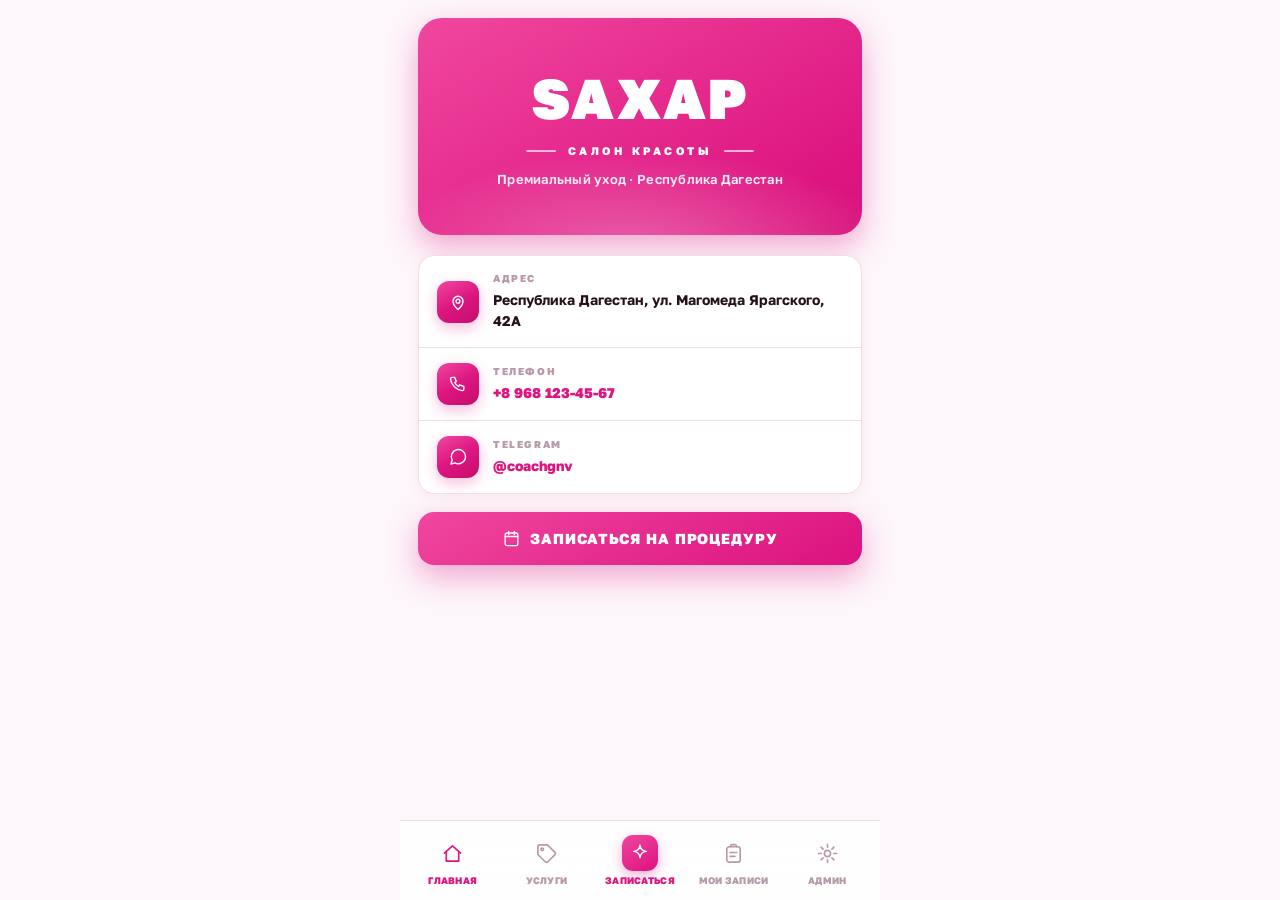
<file: static/index.html>
<!DOCTYPE html>
<html lang="ru">
<head>
  <meta charset="UTF-8">
  <meta name="viewport" content="width=device-width, initial-scale=1.0, maximum-scale=1.0, user-scalable=no">
  <title>Студия Saxar</title>
  <script src="https://telegram.org/js/telegram-web-app.js"></script>
  <link rel="preconnect" href="https://fonts.googleapis.com">
  <link rel="preconnect" href="https://fonts.gstatic.com" crossorigin>
  <link href="https://fonts.googleapis.com/css2?family=Golos+Text:wght@400;500;600;700;800;900&display=swap&subset=cyrillic,latin" rel="stylesheet">
  <link rel="stylesheet" href="style.css?v=20260706b">
</head>
<body>

<!-- ════ SVG-СПРАЙТ ИКОНОК ════ -->
<svg width="0" height="0" style="position:absolute" aria-hidden="true">
  <symbol id="i-pin"      viewBox="0 0 24 24" fill="none" stroke="currentColor" stroke-width="1.7" stroke-linecap="round" stroke-linejoin="round"><path d="M12 21s-6-5.4-6-10a6 6 0 1 1 12 0c0 4.6-6 10-6 10z"/><circle cx="12" cy="11" r="2.3"/></symbol>
  <symbol id="i-phone"    viewBox="0 0 24 24" fill="none" stroke="currentColor" stroke-width="1.7" stroke-linecap="round" stroke-linejoin="round"><path d="M5 4h3l2 5-2 1.2a12 12 0 0 0 4.8 4.8L14 13l5 2v3a2 2 0 0 1-2 2A16 16 0 0 1 3 6a2 2 0 0 1 2-2z"/></symbol>
  <symbol id="i-chat"     viewBox="0 0 24 24" fill="none" stroke="currentColor" stroke-width="1.7" stroke-linecap="round" stroke-linejoin="round"><path d="M21 11.5a8.5 8.5 0 0 1-12.6 7.5L3.5 20.5l1.5-4.9A8.5 8.5 0 1 1 21 11.5z"/></symbol>
  <symbol id="i-calendar" viewBox="0 0 24 24" fill="none" stroke="currentColor" stroke-width="1.7" stroke-linecap="round" stroke-linejoin="round"><rect x="4" y="5" width="16" height="16" rx="2.5"/><path d="M4 9.5h16M8.5 3v4M15.5 3v4"/></symbol>
  <symbol id="i-clock"    viewBox="0 0 24 24" fill="none" stroke="currentColor" stroke-width="1.7" stroke-linecap="round" stroke-linejoin="round"><circle cx="12" cy="12" r="8.5"/><path d="M12 7.5V12l3 1.8"/></symbol>
  <symbol id="i-check"    viewBox="0 0 24 24" fill="none" stroke="currentColor" stroke-width="2" stroke-linecap="round" stroke-linejoin="round"><path d="M5 12.5 10 17.5 19 7"/></symbol>
  <symbol id="i-close"    viewBox="0 0 24 24" fill="none" stroke="currentColor" stroke-width="1.8" stroke-linecap="round" stroke-linejoin="round"><path d="M6 6l12 12M18 6 6 18"/></symbol>
  <symbol id="i-chev-r"   viewBox="0 0 24 24" fill="none" stroke="currentColor" stroke-width="1.8" stroke-linecap="round" stroke-linejoin="round"><path d="M9 5l7 7-7 7"/></symbol>
  <symbol id="i-arrow-l"  viewBox="0 0 24 24" fill="none" stroke="currentColor" stroke-width="1.8" stroke-linecap="round" stroke-linejoin="round"><path d="M15 5l-7 7 7 7"/></symbol>
  <symbol id="i-home"     viewBox="0 0 24 24" fill="none" stroke="currentColor" stroke-width="1.7" stroke-linecap="round" stroke-linejoin="round"><path d="M3.5 11.5 12 4l8.5 7.5"/><path d="M5.5 10v10h13V10"/></symbol>
  <symbol id="i-tag"      viewBox="0 0 24 24" fill="none" stroke="currentColor" stroke-width="1.7" stroke-linecap="round" stroke-linejoin="round"><path d="M20.6 13.4 13.4 20.6a2 2 0 0 1-2.8 0L3 13V5a2 2 0 0 1 2-2h8l7.6 7.6a2 2 0 0 1 0 2.8z"/><circle cx="7.6" cy="7.6" r="1.3"/></symbol>
  <symbol id="i-clipboard"viewBox="0 0 24 24" fill="none" stroke="currentColor" stroke-width="1.7" stroke-linecap="round" stroke-linejoin="round"><rect x="5" y="5" width="14" height="16" rx="2.5"/><path d="M9 5V4a1.2 1.2 0 0 1 1.2-1.2h3.6A1.2 1.2 0 0 1 15 4v1"/><path d="M8.5 11h7M8.5 15h5"/></symbol>
  <symbol id="i-gear"     viewBox="0 0 24 24" fill="none" stroke="currentColor" stroke-width="1.7" stroke-linecap="round" stroke-linejoin="round"><circle cx="12" cy="12" r="3.2"/><path d="M12 2.5v3M12 18.5v3M21.5 12h-3M5.5 12h-3M18.7 5.3l-2.1 2.1M7.4 16.6l-2.1 2.1M18.7 18.7l-2.1-2.1M7.4 7.4 5.3 5.3"/></symbol>
  <symbol id="i-spark"    viewBox="0 0 24 24" fill="none" stroke="currentColor" stroke-width="1.7" stroke-linecap="round" stroke-linejoin="round"><path d="M12 2.5c.5 5 2.5 7 7.5 7.5-5 .5-7 2.5-7.5 7.5-.5-5-2.5-7-7.5-7.5 5-.5 7-2.5 7.5-7.5z"/></symbol>
  <symbol id="i-user"     viewBox="0 0 24 24" fill="none" stroke="currentColor" stroke-width="1.7" stroke-linecap="round" stroke-linejoin="round"><circle cx="12" cy="8" r="4"/><path d="M5 20a7 7 0 0 1 14 0"/></symbol>
  <symbol id="i-venus"    viewBox="0 0 24 24" fill="none" stroke="currentColor" stroke-width="1.7" stroke-linecap="round" stroke-linejoin="round"><circle cx="12" cy="8.5" r="5"/><path d="M12 13.5V21M8.5 18h7"/></symbol>
  <symbol id="i-mars"     viewBox="0 0 24 24" fill="none" stroke="currentColor" stroke-width="1.7" stroke-linecap="round" stroke-linejoin="round"><circle cx="10" cy="14" r="5.2"/><path d="M14.2 9.8 20 4M14.5 4H20v5.5"/></symbol>
  <symbol id="i-folder"   viewBox="0 0 24 24" fill="none" stroke="currentColor" stroke-width="1.7" stroke-linecap="round" stroke-linejoin="round"><path d="M3 7a2 2 0 0 1 2-2h4l2 2.5h6a2 2 0 0 1 2 2V18a2 2 0 0 1-2 2H5a2 2 0 0 1-2-2z"/></symbol>
  <symbol id="i-inbox"    viewBox="0 0 24 24" fill="none" stroke="currentColor" stroke-width="1.7" stroke-linecap="round" stroke-linejoin="round"><path d="M4 13l2.5-7.5A2 2 0 0 1 8.4 4h7.2a2 2 0 0 1 1.9 1.5L20 13v5a2 2 0 0 1-2 2H6a2 2 0 0 1-2-2z"/><path d="M4 13h4l1.5 2.5h5L16 13h4"/></symbol>
  <symbol id="i-alert"    viewBox="0 0 24 24" fill="none" stroke="currentColor" stroke-width="1.7" stroke-linecap="round" stroke-linejoin="round"><circle cx="12" cy="12" r="9"/><path d="M12 7.5v5M12 16h.01"/></symbol>
  <symbol id="i-chart"    viewBox="0 0 24 24" fill="none" stroke="currentColor" stroke-width="1.7" stroke-linecap="round" stroke-linejoin="round"><path d="M4 20V4M4 20h16M8 16v-4M12 16V8M16 16v-6"/></symbol>
  <symbol id="i-star-line"viewBox="0 0 24 24" fill="none" stroke="currentColor" stroke-width="1.7" stroke-linecap="round" stroke-linejoin="round"><path d="M12 3.5l2.6 5.3 5.9.9-4.3 4.1 1 5.8L12 17.9 6.8 19.6l1-5.8L3.5 9.7l5.9-.9z"/></symbol>
</svg>

<div id="app">

  <!-- ──────── ГЛАВНАЯ ──────── -->
  <section id="page-home" class="page active">
    <div class="hero">
      <div class="hero-mark">SAXAР</div>
      <div class="hero-rule"><span>салон красоты</span></div>
      <p class="hero-sub">Премиальный уход · Республика Дагестан</p>
    </div>

    <div class="info-list">
      <div class="info-row">
        <span class="info-icon"><svg><use href="#i-pin"/></svg></span>
        <div>
          <div class="info-lbl">Адрес</div>
          <div class="info-val">Республика Дагестан, ул. Магомеда Ярагского, 42А</div>
        </div>
      </div>
      <div class="info-row">
        <span class="info-icon"><svg><use href="#i-phone"/></svg></span>
        <div>
          <div class="info-lbl">Телефон</div>
          <div class="info-val"><a href="tel:+89681234567">+8 968 123-45-67</a></div>
        </div>
      </div>
      <div class="info-row">
        <span class="info-icon"><svg><use href="#i-chat"/></svg></span>
        <div>
          <div class="info-lbl">Telegram</div>
          <div class="info-val"><a href="https://t.me/coachgnv">@coachgnv</a></div>
        </div>
      </div>
    </div>

    <button class="btn-primary mt-16" onclick="nav('book')"><svg><use href="#i-calendar"/></svg>Записаться на процедуру</button>
  </section>

  <!-- ──────── УСЛУГИ ──────── -->
  <section id="page-services" class="page">
    <div class="page-header">
      <div class="page-eyebrow">Прайс-лист</div>
      <h2>Услуги и цены</h2>
    </div>
    <div class="segmented hidden" id="services-gender-seg"></div>
    <div id="services-list"></div>
  </section>

  <!-- ──────── ЗАПИСЬ ──────── -->
  <section id="page-book" class="page">

    <!-- Шаг 1 — пол -->
    <div id="step-gender" class="step active">
      <div class="page-header">
        <div class="page-eyebrow" data-step></div>
        <h2>Выберите раздел</h2>
        <div class="step-progress" data-progress></div>
      </div>
      <div class="gender-btns" id="book-gender-list"></div>
    </div>

    <!-- Шаг 2 — категория -->
    <div id="step-category" class="step">
      <div class="page-header">
        <button class="back-btn" onclick="backFromCategory()"><svg><use href="#i-arrow-l"/></svg>Назад</button>
        <div class="page-eyebrow" data-step></div>
        <h2>Категория</h2>
        <div class="step-progress" data-progress></div>
      </div>
      <div id="book-category-list"></div>
    </div>

    <!-- Шаг 3 — услуга -->
    <div id="step-service" class="step">
      <div class="page-header">
        <button class="back-btn" onclick="goStep('category')"><svg><use href="#i-arrow-l"/></svg>Назад</button>
        <div class="page-eyebrow" data-step></div>
        <h2>Услуга</h2>
        <div class="step-progress" data-progress></div>
      </div>
      <div id="book-service-list"></div>
    </div>

    <!-- Шаг 4 — дата -->
    <div id="step-date" class="step">
      <div class="page-header">
        <button class="back-btn" onclick="goStep('service')"><svg><use href="#i-arrow-l"/></svg>Назад</button>
        <div class="page-eyebrow" data-step></div>
        <h2>Выберите дату</h2>
        <div class="step-progress" data-progress></div>
      </div>
      <div id="dates-list"></div>
    </div>

    <!-- Шаг 5 — время -->
    <div id="step-time" class="step">
      <div class="page-header">
        <button class="back-btn" onclick="goStep('date')"><svg><use href="#i-arrow-l"/></svg>Назад</button>
        <div class="page-eyebrow" data-step></div>
        <h2>Выберите время</h2>
        <div class="step-progress" data-progress></div>
      </div>
      <div class="legend"><span><i class="lg-dot lg-free"></i> свободно</span><span><i class="lg-dot lg-busy"></i> занято</span></div>
      <div id="times-grid" class="times-grid"></div>
    </div>

    <!-- Шаг 6 — имя -->
    <div id="step-name" class="step">
      <div class="page-header">
        <button class="back-btn" onclick="goStep('time')"><svg><use href="#i-arrow-l"/></svg>Назад</button>
        <div class="page-eyebrow" data-step></div>
        <h2>Ваше имя</h2>
        <div class="step-progress" data-progress></div>
      </div>
      <div class="field-label">Как к вам обращаться</div>
      <input id="inp-name" class="form-input" type="text" placeholder="Введите имя">
      <button class="btn-primary mt-12" onclick="submitName()">Продолжить<svg><use href="#i-chev-r"/></svg></button>
    </div>

    <!-- Шаг 7 — телефон -->
    <div id="step-phone" class="step">
      <div class="page-header">
        <button class="back-btn" onclick="goStep('name')"><svg><use href="#i-arrow-l"/></svg>Назад</button>
        <div class="page-eyebrow" data-step></div>
        <h2>Номер телефона</h2>
        <div class="step-progress" data-progress></div>
      </div>
      <div class="field-label">Для подтверждения записи</div>
      <input id="inp-phone" class="form-input" type="tel" placeholder="+7 (999) 123-45-67">
      <button class="btn-primary mt-12" onclick="submitPhone()">Проверить запись<svg><use href="#i-chev-r"/></svg></button>
    </div>

    <!-- Подтверждение -->
    <div id="step-confirm" class="step">
      <div class="page-header">
        <button class="back-btn" onclick="goStep('phone')"><svg><use href="#i-arrow-l"/></svg>Назад</button>
        <div class="page-eyebrow">Почти готово</div>
        <h2>Подтверждение</h2>
      </div>
      <div id="confirm-card" class="info-card-big"></div>
      <button class="btn-primary mt-16" onclick="confirmBooking()"><svg><use href="#i-check"/></svg>Подтвердить запись</button>
      <button class="btn-secondary mt-8" onclick="nav('home')">Отмена</button>
    </div>

    <!-- Успех -->
    <div id="step-success" class="step">
      <div class="success-wrap">
        <div class="success-badge"><svg><use href="#i-check"/></svg></div>
        <h2 class="success-title">Запись подтверждена</h2>
        <div id="success-card" class="info-card-big"></div>
        <button class="btn-primary mt-16" onclick="nav('home')"><svg><use href="#i-home"/></svg>На главную</button>
      </div>
    </div>

  </section>

  <!-- ──────── МОИ ЗАПИСИ ──────── -->
  <section id="page-mybookings" class="page">
    <div class="page-header">
      <div class="page-eyebrow">Личный кабинет</div>
      <h2>Мои записи</h2>
    </div>
    <div id="my-bookings-list"></div>
  </section>

  <!-- ──────── АДМИНИСТРАТОР ──────── -->
  <section id="page-admin" class="page">
    <div class="page-header">
      <div class="page-eyebrow">Панель управления</div>
      <h2>Администратор</h2>
    </div>
    <div class="tab-bar">
      <button class="tab active" onclick="showTab('bookings')">Записи</button>
      <button class="tab" onclick="showTab('stats')">Статистика</button>
      <button class="tab" onclick="showTab('reviews')">Отзывы</button>
    </div>
    <div id="tab-bookings" class="tab-panel active"><div id="admin-bookings"></div></div>
    <div id="tab-stats"    class="tab-panel"><div id="admin-stats"></div></div>
    <div id="tab-reviews"  class="tab-panel"><div id="admin-reviews"></div></div>
  </section>

</div>

<!-- ──────── НИЖНЯЯ НАВИГАЦИЯ ──────── -->
<nav class="bottom-nav">
  <button class="nav-btn active"           data-page="home"       onclick="nav('home')"><span class="ni"><svg><use href="#i-home"/></svg></span><span class="nl">Главная</span></button>
  <button class="nav-btn"                  data-page="services"   onclick="nav('services')"><span class="ni"><svg><use href="#i-tag"/></svg></span><span class="nl">Услуги</span></button>
  <button class="nav-btn nav-cta"          data-page="book"       onclick="nav('book')"><span class="ni"><svg><use href="#i-spark"/></svg></span><span class="nl">Записаться</span></button>
  <button class="nav-btn"                  data-page="mybookings" onclick="nav('mybookings')"><span class="ni"><svg><use href="#i-clipboard"/></svg></span><span class="nl">Мои записи</span></button>
  <button class="nav-btn nav-admin hidden" data-page="admin"      onclick="nav('admin')"><span class="ni"><svg><use href="#i-gear"/></svg></span><span class="nl">Админ</span></button>
</nav>

<div id="loader" class="loader hidden"><div class="spinner"></div></div>
<div id="toast" class="toast hidden"></div>

<script src="app.js?v=20260706"></script>
</body>
</html>
</file>
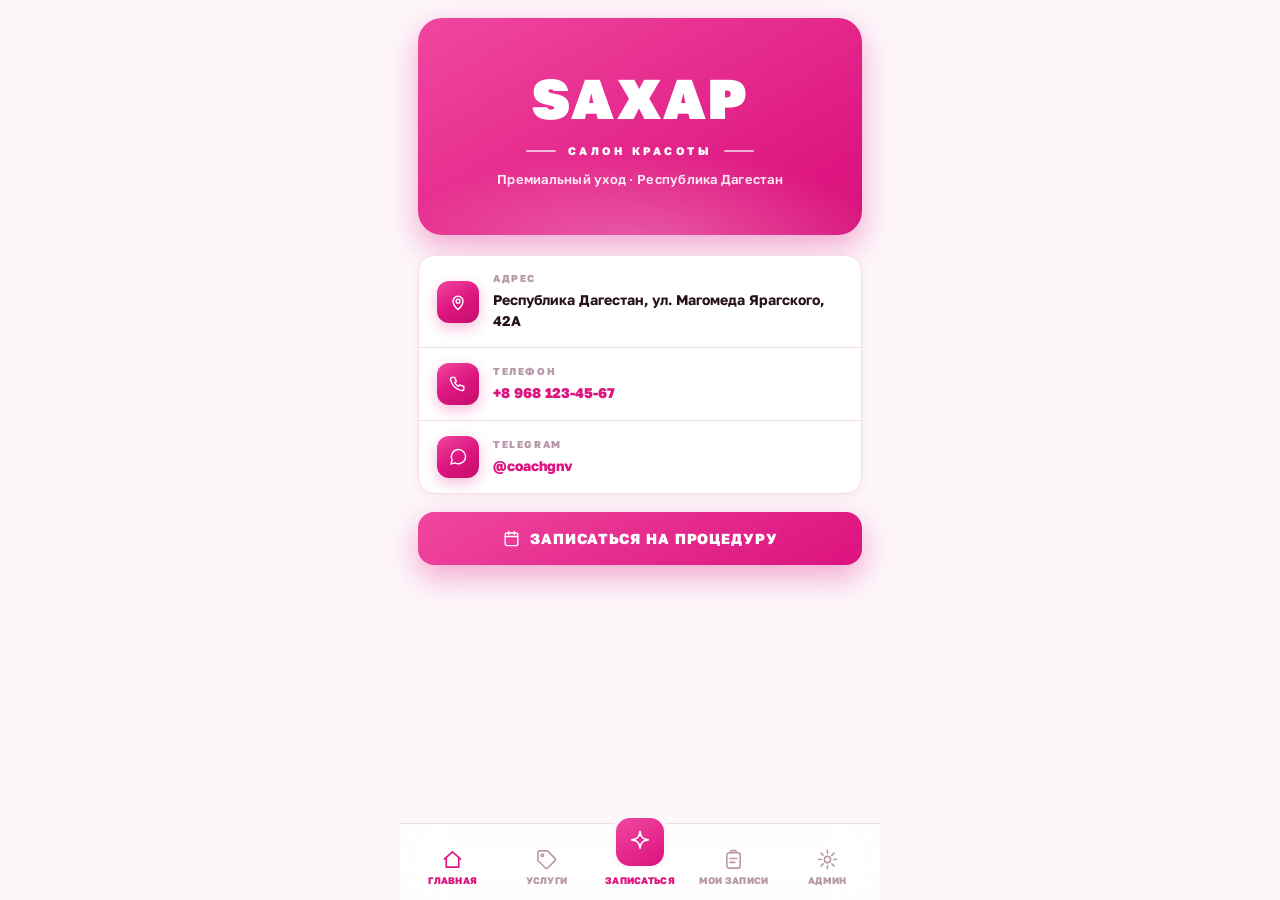
<file: static/preview-magenta.html>
﻿<!DOCTYPE html>
<html lang="ru">
<head>
  <meta charset="UTF-8">
  <meta name="viewport" content="width=device-width, initial-scale=1.0, maximum-scale=1.0, user-scalable=no">
  <title>SAXAР — превью · Magenta Mono</title>
  <link rel="preconnect" href="https://fonts.googleapis.com">
  <link rel="preconnect" href="https://fonts.gstatic.com" crossorigin>
  <link href="https://fonts.googleapis.com/css2?family=Golos+Text:wght@400;500;600;700;800;900&display=swap&subset=cyrillic,latin" rel="stylesheet">
  <link rel="stylesheet" href="style-magenta.css?v=1">
  <!-- ════ ЗАГЛУШКИ ДЛЯ ОФФЛАЙН-ПРЕВЬЮ (Telegram + API) ════ -->
  <script>
    // Заглушка Telegram WebApp — initData пустой, чтобы показать вкладку «Админ»
    window.Telegram = { WebApp: {
      ready(){}, expand(){},
      initData: '',
      initDataUnsafe: { user: { id: 1, first_name: 'Амина', last_name: '' } },
      HapticFeedback: { selectionChanged(){}, notificationOccurred(){} },
      showConfirm(msg, cb){ cb(window.confirm(msg)); },
    }};

    // Мок-данные
    const MOCK_SERVICES = [
      { "id": "w_dep_pudra", "name": "Пудра энзимная", "price": "60 руб", "duration": 10, "category": "🪒 Депиляция (доп.)", "gender": "female"},
      { "id": "w_dep_maska", "name": "Противовоспалительная маска", "price": "60 руб", "duration": 10, "category": "🪒 Депиляция (доп.)", "gender": "female"},
      { "id": "w_dep_gel", "name": "Обезболивающий гель", "price": "650 руб", "duration": 10, "category": "🪒 Депиляция (доп.)", "gender": "female"},
      { "id": "w_vosk_telo", "name": "Всё тело (подмышки+бикини+ноги полностью)", "price": "2100 руб", "duration": 90, "category": "🪒 Восковая депиляция", "gender": "female"},
      { "id": "w_vosk_podm", "name": "Подмышечные впадины", "price": "300 руб", "duration": 20, "category": "🪒 Восковая депиляция", "gender": "female"},
      { "id": "w_vosk_bikini_tr", "name": "Бикини трусики", "price": "400 руб", "duration": 20, "category": "🪒 Восковая депиляция", "gender": "female"},
      { "id": "w_vosk_bikini_gl", "name": "Бикини глубокое", "price": "700 руб", "duration": 30, "category": "🪒 Восковая депиляция", "gender": "female"},
      { "id": "w_vosk_nogi_do", "name": "Ноги до колен", "price": "600 руб", "duration": 30, "category": "🪒 Восковая депиляция", "gender": "female"},
      { "id": "w_vosk_nogi_vyshe", "name": "Ноги выше колен", "price": "600 руб", "duration": 30, "category": "🪒 Восковая депиляция", "gender": "female"},
      { "id": "w_vosk_nogi_pol", "name": "Ноги полностью", "price": "1100 руб", "duration": 60, "category": "🪒 Восковая депиляция", "gender": "female"},
      { "id": "w_vosk_ruki_do", "name": "Руки до локтя", "price": "350 руб", "duration": 20, "category": "🪒 Восковая депиляция", "gender": "female"},
      { "id": "w_vosk_ruki_34", "name": "Руки 3/4", "price": "600 руб", "duration": 30, "category": "🪒 Восковая депиляция", "gender": "female"},
      { "id": "w_vosk_ruki_pol", "name": "Руки полностью", "price": "700 руб", "duration": 40, "category": "🪒 Восковая депиляция", "gender": "female"},
      { "id": "w_vosk_zona", "name": "Ягодицы/Живот/Спина/Грудь (1 зона)", "price": "400 руб", "duration": 20, "category": "🪒 Восковая депиляция", "gender": "female"},
      { "id": "w_vosk_liniya", "name": "Линия живота/колени/плечи/кисти/пальцы/ареолы", "price": "100 руб", "duration": 10, "category": "🪒 Восковая депиляция", "gender": "female"},
      { "id": "w_polvosk_telo", "name": "Всё тело (подмышки+бикини+ноги полностью)", "price": "3900 руб", "duration": 120, "category": "🪒 Полимерный воск", "gender": "female"},
      { "id": "w_polvosk_lico_zona", "name": "Область лица", "price": "250 руб", "duration": 15, "category": "🪒 Полимерный воск", "gender": "female"},
      { "id": "w_polvosk_lico_pol", "name": "Лицо полностью", "price": "950 руб", "duration": 30, "category": "🪒 Полимерный воск", "gender": "female"},
      { "id": "w_polvosk_podm", "name": "Подмышечные впадины", "price": "400 руб", "duration": 20, "category": "🪒 Полимерный воск", "gender": "female"},
      { "id": "w_polvosk_bikini_tr", "name": "Бикини трусики", "price": "600 руб", "duration": 25, "category": "🪒 Полимерный воск", "gender": "female"},
      { "id": "w_polvosk_bikini_gl", "name": "Бикини глубокое", "price": "1200 руб", "duration": 40, "category": "🪒 Полимерный воск", "gender": "female"},
      { "id": "w_polvosk_nogi_do", "name": "Ноги до колен", "price": "1100 руб", "duration": 40, "category": "🪒 Полимерный воск", "gender": "female"},
      { "id": "w_polvosk_nogi_vyshe", "name": "Ноги выше колен", "price": "1100 руб", "duration": 40, "category": "🪒 Полимерный воск", "gender": "female"},
      { "id": "w_polvosk_nogi_pol", "name": "Ноги полностью", "price": "2200 руб", "duration": 60, "category": "🪒 Полимерный воск", "gender": "female"},
      { "id": "w_polvosk_ruki_do", "name": "Руки до локтя", "price": "550 руб", "duration": 25, "category": "🪒 Полимерный воск", "gender": "female"},
      { "id": "w_polvosk_ruki_pol", "name": "Руки полностью", "price": "1100 руб", "duration": 50, "category": "🪒 Полимерный воск", "gender": "female"},
      { "id": "w_polvosk_zona", "name": "Ягодицы/Живот/Спина/Грудь (1 зона)", "price": "600 руб", "duration": 20, "category": "🪒 Полимерный воск", "gender": "female"},
      { "id": "w_polvosk_liniya", "name": "Линия живота/колени/плечи (1 зона)", "price": "250 руб", "duration": 10, "category": "🪒 Полимерный воск", "gender": "female"},
      { "id": "w_polvosk_nos", "name": "Нос/Уши (1 зона)", "price": "350 руб", "duration": 10, "category": "🪒 Полимерный воск", "gender": "female"},
      { "id": "w_skins_telo", "name": "Всё тело (подмышки+бикини+ноги полностью)", "price": "6300 руб", "duration": 120, "category": "🪒 SKIN'S POSTAVKA #1", "gender": "female"},
      { "id": "w_skins_lico", "name": "Область лица", "price": "450 руб", "duration": 15, "category": "🪒 SKIN'S POSTAVKA #1", "gender": "female"},
      { "id": "w_skins_podm", "name": "Подмышечные впадины", "price": "600 руб", "duration": 20, "category": "🪒 SKIN'S POSTAVKA #1", "gender": "female"},
      { "id": "w_skins_bikini_tr", "name": "Бикини трусики", "price": "850 руб", "duration": 25, "category": "🪒 SKIN'S POSTAVKA #1", "gender": "female"},
      { "id": "w_skins_bikini_gl", "name": "Бикини глубокое", "price": "1800 руб", "duration": 40, "category": "🪒 SKIN'S POSTAVKA #1", "gender": "female"},
      { "id": "w_skins_nogi_do", "name": "Ноги до колен", "price": "1950 руб", "duration": 50, "category": "🪒 SKIN'S POSTAVKA #1", "gender": "female"},
      { "id": "w_skins_nogi_vyshe", "name": "Ноги выше колен", "price": "1950 руб", "duration": 50, "category": "🪒 SKIN'S POSTAVKA #1", "gender": "female"},
      { "id": "w_skins_nogi_pol", "name": "Ноги полностью", "price": "3900 руб", "duration": 90, "category": "🪒 SKIN'S POSTAVKA #1", "gender": "female"},
      { "id": "w_skins_ruki_do", "name": "Руки до локтя", "price": "950 руб", "duration": 30, "category": "🪒 SKIN'S POSTAVKA #1", "gender": "female"},
      { "id": "w_skins_ruki_pol", "name": "Руки полностью", "price": "1700 руб", "duration": 50, "category": "🪒 SKIN'S POSTAVKA #1", "gender": "female"},
      { "id": "w_skins_zona", "name": "Ягодицы/Живот/Спина/Грудь (1 зона)", "price": "950 руб", "duration": 25, "category": "🪒 SKIN'S POSTAVKA #1", "gender": "female"},
      { "id": "w_skins_nos", "name": "Нос/Уши (1 зона)", "price": "350 руб", "duration": 10, "category": "🪒 SKIN'S POSTAVKA #1", "gender": "female"},
      { "id": "w_skins_kisti", "name": "Кисти/Пальцы/Ареолы/Линия живота", "price": "400 руб", "duration": 10, "category": "🪒 SKIN'S POSTAVKA #1", "gender": "female"},
      { "id": "w_gel_bikini_podm", "name": "Бикини + подмышечные впадины", "price": "1950 руб", "duration": 50, "category": "🪒 Гелевая депиляция", "gender": "female"},
      { "id": "w_gel_lico_zona", "name": "Область лица", "price": "300 руб", "duration": 15, "category": "🪒 Гелевая депиляция", "gender": "female"},
      { "id": "w_gel_lico_pol", "name": "Лицо полностью", "price": "1100 руб", "duration": 30, "category": "🪒 Гелевая депиляция", "gender": "female"},
      { "id": "w_gel_podm", "name": "Подмышечные впадины", "price": "500 руб", "duration": 20, "category": "🪒 Гелевая депиляция", "gender": "female"},
      { "id": "w_gel_bikini_tr", "name": "Бикини трусики", "price": "850 руб", "duration": 25, "category": "🪒 Гелевая депиляция", "gender": "female"},
      { "id": "w_gel_bikini_gl", "name": "Бикини глубокое", "price": "1450 руб", "duration": 40, "category": "🪒 Гелевая депиляция", "gender": "female"},
      { "id": "w_gel_zona", "name": "Ягодицы/Живот/Спина/Грудь (1 зона)", "price": "750 руб", "duration": 25, "category": "🪒 Гелевая депиляция", "gender": "female"},
      { "id": "w_gel_kisti", "name": "Кисти/Пальцы/Ареолы/Линия живота", "price": "300 руб", "duration": 10, "category": "🪒 Гелевая депиляция", "gender": "female"},
      { "id": "w_gel_nos", "name": "Нос/Уши (1 зона)", "price": "400 руб", "duration": 10, "category": "🪒 Гелевая депиляция", "gender": "female"},
      { "id": "w_sugar_telo", "name": "Всё тело (подмышки+бикини+ноги полностью)", "price": "2550 руб", "duration": 120, "category": "🍬 Шугаринг", "gender": "female"},
      { "id": "w_sugar_lico_zona", "name": "Область лица", "price": "250 руб", "duration": 15, "category": "🍬 Шугаринг", "gender": "female"},
      { "id": "w_sugar_lico_pol", "name": "Лицо полностью", "price": "700 руб", "duration": 30, "category": "🍬 Шугаринг", "gender": "female"},
      { "id": "w_sugar_podm", "name": "Подмышечные впадины", "price": "300 руб", "duration": 20, "category": "🍬 Шугаринг", "gender": "female"},
      { "id": "w_sugar_bikini_tr", "name": "Бикини трусики", "price": "400 руб", "duration": 25, "category": "🍬 Шугаринг", "gender": "female"},
      { "id": "w_sugar_bikini_gl", "name": "Бикини глубокое", "price": "1000 руб", "duration": 40, "category": "🍬 Шугаринг", "gender": "female"},
      { "id": "w_sugar_nogi_do", "name": "Ноги до колен", "price": "650 руб", "duration": 30, "category": "🍬 Шугаринг", "gender": "female"},
      { "id": "w_sugar_nogi_vyshe", "name": "Ноги выше колен", "price": "650 руб", "duration": 30, "category": "🍬 Шугаринг", "gender": "female"},
      { "id": "w_sugar_nogi_pol", "name": "Ноги полностью", "price": "1300 руб", "duration": 60, "category": "🍬 Шугаринг", "gender": "female"},
      { "id": "w_sugar_ruki_do", "name": "Руки до локтя", "price": "350 руб", "duration": 20, "category": "🍬 Шугаринг", "gender": "female"},
      { "id": "w_sugar_ruki_pol", "name": "Руки полностью", "price": "650 руб", "duration": 40, "category": "🍬 Шугаринг", "gender": "female"},
      { "id": "w_sugar_zona", "name": "Ягодицы/Живот/Спина/Грудь (1 зона)", "price": "500 руб", "duration": 20, "category": "🍬 Шугаринг", "gender": "female"},
      { "id": "w_sugar_kisti", "name": "Кисти/Пальцы/Ареолы/Линия живота", "price": "150 руб", "duration": 10, "category": "🍬 Шугаринг", "gender": "female"},
      { "id": "w_aqua_lico", "name": "Область лица", "price": "300 руб", "duration": 15, "category": "💧 Aqua шугаринг", "gender": "female"},
      { "id": "w_aqua_lico_pol", "name": "Лицо полностью", "price": "800 руб", "duration": 30, "category": "💧 Aqua шугаринг", "gender": "female"},
      { "id": "w_aqua_podm", "name": "Подмышечные впадины", "price": "400 руб", "duration": 20, "category": "💧 Aqua шугаринг", "gender": "female"},
      { "id": "w_aqua_bikini_tr", "name": "Бикини трусики", "price": "700 руб", "duration": 25, "category": "💧 Aqua шугаринг", "gender": "female"},
      { "id": "w_aqua_bikini_gl", "name": "Бикини глубокое", "price": "1250 руб", "duration": 40, "category": "💧 Aqua шугаринг", "gender": "female"},
      { "id": "w_aqua_nogi_do", "name": "Ноги до колен", "price": "700 руб", "duration": 30, "category": "💧 Aqua шугаринг", "gender": "female"},
      { "id": "w_aqua_nogi_vyshe", "name": "Ноги выше колен", "price": "800 руб", "duration": 30, "category": "💧 Aqua шугаринг", "gender": "female"},
      { "id": "w_aqua_nogi_pol", "name": "Ноги полностью", "price": "1400 руб", "duration": 60, "category": "💧 Aqua шугаринг", "gender": "female"},
      { "id": "w_aqua_plechi", "name": "Плечи", "price": "300 руб", "duration": 15, "category": "💧 Aqua шугаринг", "gender": "female"},
      { "id": "w_aqua_poyasnica", "name": "Поясница", "price": "350 руб", "duration": 15, "category": "💧 Aqua шугаринг", "gender": "female"},
      { "id": "w_aqua_spina", "name": "Спина полностью", "price": "850 руб", "duration": 40, "category": "💧 Aqua шугаринг", "gender": "female"},
      { "id": "w_aqua_zona", "name": "Ягодицы/Живот/Грудь (1 зона)", "price": "750 руб", "duration": 25, "category": "💧 Aqua шугаринг", "gender": "female"},
      { "id": "w_aqua_kisti", "name": "Кисти/Пальцы/Ареолы (1 зона)", "price": "300 руб", "duration": 10, "category": "💧 Aqua шугаринг", "gender": "female"},
      { "id": "w_lazer_podm_bikini", "name": "Подмышки + бикини глубокое", "price": "2000 руб", "duration": 60, "category": "⚡ Лазерная эпиляция", "gender": "female"},
      { "id": "w_lazer_podm_bikini_nogi_do", "name": "Подмышки + бикини + ноги до/выше колен", "price": "4000 руб", "duration": 90, "category": "⚡ Лазерная эпиляция", "gender": "female"},
      { "id": "w_lazer_podm_bikini_nogi_pol", "name": "Подмышки + бикини + ноги полностью", "price": "6000 руб", "duration": 120, "category": "⚡ Лазерная эпиляция", "gender": "female"},
      { "id": "w_lazer_bikini_nogi_do", "name": "Бикини + ноги до/выше колен", "price": "3400 руб", "duration": 80, "category": "⚡ Лазерная эпиляция", "gender": "female"},
      { "id": "w_lazer_bikini_nogi_pol", "name": "Бикини + ноги полностью", "price": "5400 руб", "duration": 100, "category": "⚡ Лазерная эпиляция", "gender": "female"},
      { "id": "w_lazer_lico", "name": "Область лица", "price": "500 руб", "duration": 20, "category": "⚡ Лазерная эпиляция", "gender": "female"},
      { "id": "w_lazer_podm", "name": "Подмышечные впадины", "price": "600 руб", "duration": 20, "category": "⚡ Лазерная эпиляция", "gender": "female"},
      { "id": "w_lazer_bikini_gl", "name": "Бикини глубокое", "price": "1400 руб", "duration": 40, "category": "⚡ Лазерная эпиляция", "gender": "female"},
      { "id": "w_lazer_bikini_tr", "name": "Бикини трусики", "price": "1000 руб", "duration": 30, "category": "⚡ Лазерная эпиляция", "gender": "female"},
      { "id": "w_lazer_nogi_do", "name": "Ноги до колен", "price": "2000 руб", "duration": 50, "category": "⚡ Лазерная эпиляция", "gender": "female"},
      { "id": "w_lazer_nogi_vyshe", "name": "Ноги выше колен", "price": "2000 руб", "duration": 50, "category": "⚡ Лазерная эпиляция", "gender": "female"},
      { "id": "w_lazer_nogi_pol", "name": "Ноги полностью", "price": "4000 руб", "duration": 90, "category": "⚡ Лазерная эпиляция", "gender": "female"},
      { "id": "w_lazer_ruki_do", "name": "Руки до локтя", "price": "1500 руб", "duration": 40, "category": "⚡ Лазерная эпиляция", "gender": "female"},
      { "id": "w_lazer_ruki_pol", "name": "Руки полностью", "price": "3000 руб", "duration": 70, "category": "⚡ Лазерная эпиляция", "gender": "female"},
      { "id": "w_lazer_zona", "name": "Ягодицы/Живот/Спина/Грудь (1 зона)", "price": "1100 руб", "duration": 30, "category": "⚡ Лазерная эпиляция", "gender": "female"},
      { "id": "w_geling_lico", "name": "Область лица", "price": "200 руб", "duration": 15, "category": "🌿 Geling", "gender": "female"},
      { "id": "w_geling_podm", "name": "Подмышечные впадины", "price": "500 руб", "duration": 20, "category": "🌿 Geling", "gender": "female"},
      { "id": "w_geling_bikini_tr", "name": "Бикини трусики", "price": "350 руб", "duration": 20, "category": "🌿 Geling", "gender": "female"},
      { "id": "w_geling_bikini_gl", "name": "Бикини глубокое", "price": "700 руб", "duration": 35, "category": "🌿 Geling", "gender": "female"},
      { "id": "w_geling_nogi_do", "name": "Ноги до колен", "price": "1200 руб", "duration": 40, "category": "🌿 Geling", "gender": "female"},
      { "id": "w_geling_nogi_vyshe", "name": "Ноги выше колен", "price": "1200 руб", "duration": 40, "category": "🌿 Geling", "gender": "female"},
      { "id": "w_geling_nogi_pol", "name": "Ноги полностью", "price": "2400 руб", "duration": 75, "category": "🌿 Geling", "gender": "female"},
      { "id": "w_geling_ruki_do", "name": "Руки до локтя", "price": "700 руб", "duration": 30, "category": "🌿 Geling", "gender": "female"},
      { "id": "w_geling_liniya", "name": "Линия живота", "price": "200 руб", "duration": 10, "category": "🌿 Geling", "gender": "female"},
      { "id": "w_geling_zona", "name": "Спина/Живот/Плечи/Ягодицы (1 зона)", "price": "700 руб", "duration": 25, "category": "🌿 Geling", "gender": "female"},
      { "id": "w_man_klass", "name": "Маникюр на выбор (классический/комбинированный/аппаратный)", "price": "1000 руб", "duration": 60, "category": "💅 Маникюр", "gender": "female"},
      { "id": "w_man_kompl_gel", "name": "Комплекс: маникюр + снятие + покрытие гель-лак", "price": "1750 руб", "duration": 90, "category": "💅 Маникюр", "gender": "female"},
      { "id": "w_man_kompl_spa", "name": "Комплекс: маникюр + снятие + покрытие + СПА уход + масло + массаж", "price": "2500 руб", "duration": 120, "category": "💅 Маникюр", "gender": "female"},
      { "id": "w_man_detsky", "name": "Маникюр детский (до 7 лет)", "price": "400 руб", "duration": 30, "category": "💅 Маникюр", "gender": "female"},
      { "id": "w_man_yapon", "name": "Маникюр японский", "price": "1400 руб", "duration": 75, "category": "💅 Маникюр", "gender": "female"},
      { "id": "w_man_parafin", "name": "Парафинотерапия рук", "price": "400 руб", "duration": 20, "category": "💅 Маникюр", "gender": "female"},
      { "id": "w_man_spa", "name": "SPA-уход для рук", "price": "450 руб", "duration": 25, "category": "💅 Маникюр", "gender": "female"},
      { "id": "w_man_massage", "name": "Массаж кистей 15 минут", "price": "400 руб", "duration": 15, "category": "💅 Маникюр", "gender": "female"},
      { "id": "w_man_polirovka", "name": "Полировка ногтей", "price": "300 руб", "duration": 15, "category": "💅 Маникюр", "gender": "female"},
      { "id": "w_pokr_lak", "name": "Лак", "price": "550 руб", "duration": 20, "category": "💅 Покрытие", "gender": "female"},
      { "id": "w_pokr_lak_halal", "name": "Лак HALAL", "price": "650 руб", "duration": 20, "category": "💅 Покрытие", "gender": "female"},
      { "id": "w_pokr_gel", "name": "Гель-лак", "price": "750 руб", "duration": 30, "category": "💅 Покрытие", "gender": "female"},
      { "id": "w_pokr_gel_luxio", "name": "Гель-лак LUXIO", "price": "1200 руб", "duration": 30, "category": "💅 Покрытие", "gender": "female"},
      { "id": "w_pokr_inki", "name": "Экоглянцевание INKI (HALAL)", "price": "850 руб", "duration": 30, "category": "💅 Покрытие", "gender": "female"},
      { "id": "w_pokr_yapon_vtirka", "name": "Японская втирка", "price": "600 руб", "duration": 20, "category": "💅 Покрытие", "gender": "female"},
      { "id": "w_pokr_snyatie_s", "name": "Снятие гель-лака с последующим покрытием", "price": "250 руб", "duration": 20, "category": "💅 Покрытие", "gender": "female"},
      { "id": "w_pokr_snyatie_bez", "name": "Снятие гель-лака без покрытия", "price": "400 руб", "duration": 20, "category": "💅 Покрытие", "gender": "female"},
      { "id": "w_pokr_hna", "name": "Покрытие хной", "price": "550 руб", "duration": 25, "category": "💅 Покрытие", "gender": "female"},
      { "id": "w_pokr_tochki_hna", "name": "Точки хной", "price": "250 руб", "duration": 15, "category": "💅 Покрытие", "gender": "female"},
      { "id": "w_pokr_snyatie_gel", "name": "Снятие укрепления гелем", "price": "400 руб", "duration": 20, "category": "💅 Покрытие", "gender": "female"},
      { "id": "w_nar_ukrp_gel", "name": "Укрепление гелем под гель-лак", "price": "650 руб", "duration": 40, "category": "💅 Наращивание и дизайн", "gender": "female"},
      { "id": "w_nar_ukrp_kamuf", "name": "Укрепление камуфлирующим гелем", "price": "1500 руб", "duration": 60, "category": "💅 Наращивание и дизайн", "gender": "female"},
      { "id": "w_nar_noghi", "name": "Наращивание ногтей", "price": "2350 руб", "duration": 120, "category": "💅 Наращивание и дизайн", "gender": "female"},
      { "id": "w_nar_snyatie", "name": "Снятие нарощенных ногтей", "price": "600 руб", "duration": 30, "category": "💅 Наращивание и дизайн", "gender": "female"},
      { "id": "w_nar_korrekciya", "name": "Коррекция ногтей", "price": "70% от стоимости", "duration": 90, "category": "💅 Наращивание и дизайн", "gender": "female"},
      { "id": "w_nar_french", "name": "Френч", "price": "400 руб", "duration": 20, "category": "💅 Наращивание и дизайн", "gender": "female"},
      { "id": "w_nar_lunki", "name": "Лунки/Втирка", "price": "400 руб", "duration": 20, "category": "💅 Наращивание и дизайн", "gender": "female"},
      { "id": "w_nar_slider", "name": "Слайдер/Втирка (1 ноготь)", "price": "60 руб", "duration": 5, "category": "💅 Наращивание и дизайн", "gender": "female"},
      { "id": "w_nar_rospis", "name": "Художественная роспись (1 ноготь)", "price": "300 руб", "duration": 10, "category": "💅 Наращивание и дизайн", "gender": "female"},
      { "id": "w_ped_palchiki", "name": "Обработка пальчиков", "price": "650 руб", "duration": 30, "category": "🦶 Педикюр", "gender": "female"},
      { "id": "w_ped_stopy", "name": "Обработка стоп", "price": "750 руб", "duration": 30, "category": "🦶 Педикюр", "gender": "female"},
      { "id": "w_ped_klass", "name": "Педикюр на выбор (классический/комбинированный/аппаратный)", "price": "1200 руб", "duration": 60, "category": "🦶 Педикюр", "gender": "female"},
      { "id": "w_ped_kompl_gel", "name": "Комплекс: педикюр + снятие + покрытие гель-лак", "price": "1950 руб", "duration": 90, "category": "🦶 Педикюр", "gender": "female"},
      { "id": "w_ped_kompl_spa", "name": "Комплекс: педикюр + снятие + покрытие + СПА уход + масло + массаж", "price": "2750 руб", "duration": 120, "category": "🦶 Педикюр", "gender": "female"},
      { "id": "w_ped_yapon", "name": "Педикюр японский", "price": "1500 руб", "duration": 75, "category": "🦶 Педикюр", "gender": "female"},
      { "id": "w_ped_smart", "name": "SMART-педикюр", "price": "1800 руб", "duration": 90, "category": "🦶 Педикюр", "gender": "female"},
      { "id": "w_ped_golden", "name": "Педикюр Golden Trace", "price": "2200 руб", "duration": 90, "category": "🦶 Педикюр", "gender": "female"},
      { "id": "w_ped_parafin", "name": "Парафинотерапия ног", "price": "450 руб", "duration": 20, "category": "🦶 Педикюр", "gender": "female"},
      { "id": "w_ped_spa", "name": "SPA-уход для ног", "price": "500 руб", "duration": 25, "category": "🦶 Педикюр", "gender": "female"},
      { "id": "w_ped_massage", "name": "Массаж стоп 15 минут", "price": "500 руб", "duration": 15, "category": "🦶 Педикюр", "gender": "female"},
      { "id": "w_brov_oform_kraska", "name": "Оформление бровей пинцет/воск + окрашивание краской", "price": "1200 руб", "duration": 45, "category": "👁 Брови", "gender": "female"},
      { "id": "w_brov_oform_hna", "name": "Оформление бровей пинцет/воск + окрашивание хной", "price": "1200 руб", "duration": 45, "category": "👁 Брови", "gender": "female"},
      { "id": "w_brov_oform", "name": "Оформление пинцетом/воском", "price": "700 руб", "duration": 30, "category": "👁 Брови", "gender": "female"},
      { "id": "w_brov_kraska", "name": "Окрашивание бровей краской", "price": "700 руб", "duration": 20, "category": "👁 Брови", "gender": "female"},
      { "id": "w_brov_hna", "name": "Окрашивание бровей хной", "price": "700 руб", "duration": 20, "category": "👁 Брови", "gender": "female"},
      { "id": "w_brov_kompl_full", "name": "Комплекс: оформление + окрашивание + долговременная укладка + Счастье для бровей", "price": "3500 руб", "duration": 120, "category": "👁 Брови", "gender": "female"},
      { "id": "w_brov_kompl_ukl", "name": "Комплекс: оформление + окрашивание + долговременная укладка", "price": "2700 руб", "duration": 90, "category": "👁 Брови", "gender": "female"},
      { "id": "w_brov_kompl_oform_ukl", "name": "Комплекс: оформление бровей + долговременная укладка", "price": "2000 руб", "duration": 75, "category": "👁 Брови", "gender": "female"},
      { "id": "w_brov_lamin_sigma", "name": "Ламинирование бровей SIGMA", "price": "1800 руб", "duration": 60, "category": "👁 Брови", "gender": "female"},
      { "id": "w_brov_lamin_lami", "name": "Ламинирование бровей LAMI SMART", "price": "2000 руб", "duration": 60, "category": "👁 Брови", "gender": "female"},
      { "id": "w_brov_velvet", "name": "Вельвет бровей", "price": "2600 руб", "duration": 75, "category": "👁 Брови", "gender": "female"},
      { "id": "w_brov_schaste", "name": "Счастье для бровей", "price": "1000 руб", "duration": 30, "category": "👁 Брови", "gender": "female"},
      { "id": "w_brov_osvetlenie", "name": "Деликатное осветление бровей", "price": "500 руб", "duration": 20, "category": "👁 Брови", "gender": "female"},
      { "id": "w_res_okrash", "name": "Окрашивание ресниц", "price": "800 руб", "duration": 20, "category": "👁 Ресницы", "gender": "female"},
      { "id": "w_res_lamin_sigma", "name": "Ламинирование ресниц SIGMA", "price": "2000 руб", "duration": 60, "category": "👁 Ресницы", "gender": "female"},
      { "id": "w_res_lamin_lami", "name": "Ламинирование ресниц LAMI SMART", "price": "2400 руб", "duration": 60, "category": "👁 Ресницы", "gender": "female"},
      { "id": "w_res_velvet", "name": "Вельвет ресниц", "price": "2700 руб", "duration": 75, "category": "👁 Ресницы", "gender": "female"},
      { "id": "w_res_schaste", "name": "Счастье для ресниц", "price": "1200 руб", "duration": 30, "category": "👁 Ресницы", "gender": "female"},
      { "id": "w_res_kompl_ukl", "name": "Комплекс: окрашивание ресниц + долговременная укладка", "price": "2500 руб", "duration": 90, "category": "👁 Ресницы", "gender": "female"},
      { "id": "w_res_kompl_full", "name": "Комплекс: окрашивание ресниц + долговременная укладка + Счастье для ресниц", "price": "3500 руб", "duration": 120, "category": "👁 Ресницы", "gender": "female"},
      { "id": "w_res_express", "name": "Экспресс-наращивание ресниц", "price": "1300 руб", "duration": 60, "category": "👁 Ресницы", "gender": "female"},
      { "id": "w_res_nar_1d", "name": "Наращивание ресниц 1D", "price": "1750 руб", "duration": 90, "category": "👁 Ресницы", "gender": "female"},
      { "id": "w_res_nar_15d", "name": "Наращивание ресниц 1.5D", "price": "2000 руб", "duration": 95, "category": "👁 Ресницы", "gender": "female"},
      { "id": "w_res_nar_2d", "name": "Наращивание ресниц 2D", "price": "2300 руб", "duration": 100, "category": "👁 Ресницы", "gender": "female"},
      { "id": "w_res_nar_3d", "name": "Наращивание ресниц 3D", "price": "2500 руб", "duration": 110, "category": "👁 Ресницы", "gender": "female"},
      { "id": "w_res_nar_45d", "name": "Наращивание ресниц 4/5D", "price": "3000 руб", "duration": 120, "category": "👁 Ресницы", "gender": "female"},
      { "id": "w_res_effekt", "name": "Эффект ресниц (мокрый/Кайли/цветные)", "price": "450 руб", "duration": 20, "category": "👁 Ресницы", "gender": "female"},
      { "id": "w_res_korrekciya", "name": "Коррекция ресниц", "price": "70% от стоимости", "duration": 60, "category": "👁 Ресницы", "gender": "female"},
      { "id": "w_res_snyatie", "name": "Снятие ресниц", "price": "350 руб", "duration": 20, "category": "👁 Ресницы", "gender": "female"},
      { "id": "w_mak_express", "name": "Макияж «Экспресс»", "price": "1800 руб", "duration": 45, "category": "💄 Макияж", "gender": "female"},
      { "id": "w_mak_dnevnoy", "name": "Дневной макияж", "price": "2800 руб", "duration": 60, "category": "💄 Макияж", "gender": "female"},
      { "id": "w_mak_vecherny", "name": "Вечерний макияж", "price": "3700 руб", "duration": 75, "category": "💄 Макияж", "gender": "female"},
      { "id": "w_mak_slozhny", "name": "Сложный макияж", "price": "5000 руб", "duration": 90, "category": "💄 Макияж", "gender": "female"},
      { "id": "w_mak_puchki_express", "name": "Ресничные пучки — экспресс объём", "price": "400 руб", "duration": 20, "category": "💄 Макияж", "gender": "female"},
      { "id": "w_mak_puchki_pol", "name": "Ресничные пучки — полный объём", "price": "600 руб", "duration": 30, "category": "💄 Макияж", "gender": "female"},
      { "id": "w_obraz_dnevnoy", "name": "Дневной образ", "price": "3800 руб", "duration": 120, "category": "💄 Образ", "gender": "female"},
      { "id": "w_obraz_vecherny", "name": "Вечерний образ", "price": "4500 руб", "duration": 150, "category": "💄 Образ", "gender": "female"},
      { "id": "w_obraz_prazdnik", "name": "Праздничный образ", "price": "6000 руб", "duration": 180, "category": "💄 Образ", "gender": "female"},
      { "id": "w_hair_striz", "name": "Стрижка женская", "price": "2000 руб", "duration": 60, "category": "✂️ Стрижка и укладка", "gender": "female"},
      { "id": "w_hair_striz_det", "name": "Стрижка детская (до 7 лет)", "price": "700 руб", "duration": 30, "category": "✂️ Стрижка и укладка", "gender": "female"},
      { "id": "w_hair_podravnivanie", "name": "Подравнивание (одним срезом, без мытья)", "price": "1000 руб", "duration": 20, "category": "✂️ Стрижка и укладка", "gender": "female"},
      { "id": "w_hair_chelka", "name": "Стрижка чёлки", "price": "700 руб", "duration": 15, "category": "✂️ Стрижка и укладка", "gender": "female"},
      { "id": "w_hair_ukladka", "name": "Укладка лёгкая", "price": "1750 руб", "duration": 45, "category": "✂️ Стрижка и укладка", "gender": "female"},
      { "id": "w_hair_mytyo", "name": "Мытьё головы (с сушкой)", "price": "1000 руб", "duration": 30, "category": "✂️ Стрижка и укладка", "gender": "female"},
      { "id": "w_hair_massage", "name": "Массаж головы 15 минут", "price": "400 руб", "duration": 15, "category": "✂️ Стрижка и укладка", "gender": "female"},
      { "id": "w_hair_pricheska", "name": "Причёска вечерняя", "price": "3000–4200 руб", "duration": 90, "category": "✂️ Стрижка и укладка", "gender": "female"},
      { "id": "w_hair_express_prich", "name": "Экспресс-причёска", "price": "2000–3000 руб", "duration": 45, "category": "✂️ Стрижка и укладка", "gender": "female"},
      { "id": "w_hair_gollivud", "name": "Голливудские локоны", "price": "2200 руб", "duration": 60, "category": "✂️ Локоны и косы", "gender": "female"},
      { "id": "w_hair_brashinng", "name": "Локоны на брашинг", "price": "2000 руб", "duration": 60, "category": "✂️ Локоны и косы", "gender": "female"},
      { "id": "w_hair_kosi", "name": "Плетение кос", "price": "1500 руб", "duration": 60, "category": "✂️ Локоны и косы", "gender": "female"},
      { "id": "w_vol_revlon_okr", "name": "Олаплекс при окрашивании", "price": "1500 руб", "duration": 20, "category": "💆 Лечение волос", "gender": "female"},
      { "id": "w_vol_uhod_golova", "name": "Уход за кожей головы / пилинг", "price": "1750 руб", "duration": 30, "category": "💆 Лечение волос", "gender": "female"},
      { "id": "w_vol_lebel_abs_k", "name": "Абсолютное счастье LEBEL — короткая", "price": "3600 руб", "duration": 60, "category": "💆 Лечение волос", "gender": "female"},
      { "id": "w_vol_lebel_abs_s", "name": "Абсолютное счастье LEBEL — средняя", "price": "5500 руб", "duration": 75, "category": "💆 Лечение волос", "gender": "female"},
      { "id": "w_vol_lebel_abs_d", "name": "Абсолютное счастье LEBEL — длинная", "price": "6500 руб", "duration": 90, "category": "💆 Лечение волос", "gender": "female"},
      { "id": "w_vol_lebel_abs_xl", "name": "Абсолютное счастье LEBEL — очень длинная", "price": "8000 руб", "duration": 105, "category": "💆 Лечение волос", "gender": "female"},
      { "id": "w_vol_lebel_pros_k", "name": "«Проснись голова» LEBEL — короткая", "price": "1750 руб", "duration": 40, "category": "💆 Лечение волос", "gender": "female"},
      { "id": "w_vol_lebel_pros_s", "name": "«Проснись голова» LEBEL — средняя", "price": "2400 руб", "duration": 50, "category": "💆 Лечение волос", "gender": "female"},
      { "id": "w_vol_lebel_pros_d", "name": "«Проснись голова» LEBEL — длинная", "price": "3000 руб", "duration": 60, "category": "💆 Лечение волос", "gender": "female"},
      { "id": "w_vol_lebel_blesk_k", "name": "Блеск и сила LEBEL — короткая", "price": "1800 руб", "duration": 40, "category": "💆 Лечение волос", "gender": "female"},
      { "id": "w_vol_lebel_blesk_s", "name": "Блеск и сила LEBEL — средняя", "price": "2600 руб", "duration": 50, "category": "💆 Лечение волос", "gender": "female"},
      { "id": "w_vol_lebel_blesk_d", "name": "Блеск и сила LEBEL — длинная", "price": "3700 руб", "duration": 60, "category": "💆 Лечение волос", "gender": "female"},
      { "id": "w_vol_matrix_express", "name": "Экспресс-уход Matrix", "price": "500 руб", "duration": 20, "category": "💆 Лечение волос", "gender": "female"},
      { "id": "w_vol_lebel_sila_k", "name": "Жизненная сила LEBEL — короткая", "price": "2100 руб", "duration": 40, "category": "💆 Лечение волос", "gender": "female"},
      { "id": "w_vol_lebel_sila_s", "name": "Жизненная сила LEBEL — средняя", "price": "2400 руб", "duration": 50, "category": "💆 Лечение волос", "gender": "female"},
      { "id": "w_vol_lebel_sila_d", "name": "Жизненная сила LEBEL — длинная", "price": "3000 руб", "duration": 60, "category": "💆 Лечение волос", "gender": "female"},
      { "id": "w_vol_nanoplas_k", "name": "Нанопластика — короткая", "price": "4000 руб", "duration": 90, "category": "💆 Лечение волос", "gender": "female"},
      { "id": "w_vol_nanoplas_s", "name": "Нанопластика — средняя", "price": "7500 руб", "duration": 110, "category": "💆 Лечение волос", "gender": "female"},
      { "id": "w_vol_nanoplas_d", "name": "Нанопластика — длинная", "price": "9000 руб", "duration": 130, "category": "💆 Лечение волос", "gender": "female"},
      { "id": "w_vol_botox_k", "name": "Ботокс волос Honma Tokio — короткая", "price": "4000 руб", "duration": 90, "category": "💆 Лечение волос", "gender": "female"},
      { "id": "w_vol_botox_s", "name": "Ботокс волос Honma Tokio — средняя", "price": "6000 руб", "duration": 110, "category": "💆 Лечение волос", "gender": "female"},
      { "id": "w_vol_botox_d", "name": "Ботокс волос Honma Tokio — длинная", "price": "11600 руб", "duration": 130, "category": "💆 Лечение волос", "gender": "female"},
      { "id": "w_vol_zavivka", "name": "Биозавивка волос (карвинг)", "price": "4800–8400 руб", "duration": 120, "category": "💆 Лечение волос", "gender": "female"},
      { "id": "w_vol_keratin_k", "name": "Кератиновое выпрямление — короткая", "price": "5000 руб", "duration": 120, "category": "💆 Лечение волос", "gender": "female"},
      { "id": "w_vol_keratin_s", "name": "Кератиновое выпрямление — средняя", "price": "7550 руб", "duration": 150, "category": "💆 Лечение волос", "gender": "female"},
      { "id": "w_vol_keratin_d", "name": "Кератиновое выпрямление — длинная", "price": "13600 руб", "duration": 180, "category": "💆 Лечение волос", "gender": "female"},
      { "id": "w_vol_limba_total", "name": "Тотальная реконструкция волос LIMBA", "price": "5900/8000 руб", "duration": 120, "category": "💆 Лечение волос", "gender": "female"},
      { "id": "w_vol_limba_pitanie", "name": "Экспресс питание LIMBA", "price": "2450 руб", "duration": 40, "category": "💆 Лечение волос", "gender": "female"},
      { "id": "w_vol_limba_uvl", "name": "Экспресс увлажнение LIMBA", "price": "2000 руб", "duration": 40, "category": "💆 Лечение волос", "gender": "female"},
      { "id": "w_vol_limba_detox", "name": "Детокс и увлажнение в городских условиях LIMBA", "price": "3000 руб", "duration": 50, "category": "💆 Лечение волос", "gender": "female"},
      { "id": "w_vol_limba_uplom", "name": "Уплотнение и защита тонких волос LIMBA", "price": "3000 руб", "duration": 50, "category": "💆 Лечение волос", "gender": "female"},
      { "id": "w_vol_limba_shelk", "name": "Шелковая терапия для жестких волос LIMBA", "price": "3000 руб", "duration": 50, "category": "💆 Лечение волос", "gender": "female"},
      { "id": "w_okr_1ton_k", "name": "Окрашивание/тонирование в 1 тон — короткая", "price": "3800/5400 руб", "duration": 90, "category": "🎨 Окрашивание", "gender": "female"},
      { "id": "w_okr_1ton_s", "name": "Окрашивание/тонирование в 1 тон — средняя", "price": "4900/7000 руб", "duration": 100, "category": "🎨 Окрашивание", "gender": "female"},
      { "id": "w_okr_1ton_d", "name": "Окрашивание/тонирование в 1 тон — длинная", "price": "5900/8300 руб", "duration": 110, "category": "🎨 Окрашивание", "gender": "female"},
      { "id": "w_okr_slozh_k", "name": "Сложное окрашивание — короткая", "price": "5450/6700 руб", "duration": 120, "category": "🎨 Окрашивание", "gender": "female"},
      { "id": "w_okr_slozh_s", "name": "Сложное окрашивание — средняя", "price": "8000/9900 руб", "duration": 150, "category": "🎨 Окрашивание", "gender": "female"},
      { "id": "w_okr_slozh_d", "name": "Сложное окрашивание — длинная", "price": "11900/13200 руб", "duration": 180, "category": "🎨 Окрашивание", "gender": "female"},
      { "id": "w_okr_korni_ton", "name": "Окрашивание корней + тонирование", "price": "3500 руб", "duration": 60, "category": "🎨 Окрашивание", "gender": "female"},
      { "id": "w_okr_airtouch_k", "name": "Airtouch — короткая", "price": "7500/8600 руб", "duration": 150, "category": "🎨 Окрашивание", "gender": "female"},
      { "id": "w_okr_airtouch_s", "name": "Airtouch — средняя", "price": "9800/11600 руб", "duration": 180, "category": "🎨 Окрашивание", "gender": "female"},
      { "id": "w_okr_airtouch_d", "name": "Airtouch — длинная", "price": "13200/15900 руб", "duration": 210, "category": "🎨 Окрашивание", "gender": "female"},
      { "id": "w_okr_melir_k", "name": "Мелирование без тонирования — короткая", "price": "4300/5600 руб", "duration": 90, "category": "🎨 Окрашивание", "gender": "female"},
      { "id": "w_okr_melir_s", "name": "Мелирование без тонирования — средняя", "price": "5400/6600 руб", "duration": 100, "category": "🎨 Окрашивание", "gender": "female"},
      { "id": "w_okr_melir_d", "name": "Мелирование без тонирования — длинная", "price": "6900/8000 руб", "duration": 110, "category": "🎨 Окрашивание", "gender": "female"},
      { "id": "w_okr_total_blonde_k", "name": "Total Blonde — короткая", "price": "7500 руб", "duration": 150, "category": "🎨 Окрашивание", "gender": "female"},
      { "id": "w_okr_total_blonde_s", "name": "Total Blonde — средняя", "price": "9300 руб", "duration": 180, "category": "🎨 Окрашивание", "gender": "female"},
      { "id": "w_okr_total_blonde_d", "name": "Total Blonde — длинная", "price": "14800 руб", "duration": 210, "category": "🎨 Окрашивание", "gender": "female"},
      { "id": "w_okr_kontur_2pradi", "name": "Контуринг 2 пряди", "price": "2000/2900 руб", "duration": 60, "category": "🎨 Окрашивание", "gender": "female"},
      { "id": "w_okr_konturing", "name": "Контуринг по всем волосам", "price": "2000/4000 руб", "duration": 90, "category": "🎨 Окрашивание", "gender": "female"},
      { "id": "w_okr_korni", "name": "Окрашивание/тонирование корней", "price": "2850/4400 руб", "duration": 60, "category": "🎨 Окрашивание", "gender": "female"},
      { "id": "w_okr_smyvka_k", "name": "Смывка Estel — короткая", "price": "3800 руб", "duration": 60, "category": "🎨 Окрашивание", "gender": "female"},
      { "id": "w_okr_smyvka_s", "name": "Смывка Estel — средняя", "price": "4900 руб", "duration": 75, "category": "🎨 Окрашивание", "gender": "female"},
      { "id": "w_okr_smyvka_d", "name": "Смывка Estel — длинная", "price": "5900 руб", "duration": 90, "category": "🎨 Окрашивание", "gender": "female"},
      { "id": "w_mass_antitsel_30", "name": "Антицеллюлитный комплекс 3 зоны (бёдра, бока, ягодицы) 30 мин", "price": "1600 руб", "duration": 30, "category": "💆 Массаж тела", "gender": "female"},
      { "id": "w_mass_antitsel_60", "name": "Антицеллюлитный комплекс 3 зоны (бёдра, бока, ягодицы) 60 мин", "price": "2500 руб", "duration": 60, "category": "💆 Массаж тела", "gender": "female"},
      { "id": "w_mass_antitsel_5zon", "name": "Антицеллюлитный комплекс 5 зон (живот, бёдра, бока, ягодицы, руки) 90 мин", "price": "3200 руб", "duration": 90, "category": "💆 Массаж тела", "gender": "female"},
      { "id": "w_mass_limfodren_60", "name": "Лимфодренажный массаж тело 60 мин", "price": "2500 руб", "duration": 60, "category": "💆 Массаж тела", "gender": "female"},
      { "id": "w_mass_limfodren_90", "name": "Лимфодренажный массаж тело 90 мин", "price": "3200 руб", "duration": 90, "category": "💆 Массаж тела", "gender": "female"},
      { "id": "w_mass_spina_30", "name": "Массаж спины 30 мин", "price": "1000 руб", "duration": 30, "category": "💆 Массаж тела", "gender": "female"},
      { "id": "w_mass_sheya_30", "name": "Шейно-воротниковая зона 30 мин", "price": "750 руб", "duration": 30, "category": "💆 Массаж тела", "gender": "female"},
      { "id": "w_mass_golova_30", "name": "Голова 30 мин", "price": "750 руб", "duration": 30, "category": "💆 Массаж тела", "gender": "female"},
      { "id": "w_mass_nogi_30", "name": "Ноги 30 мин", "price": "800 руб", "duration": 30, "category": "💆 Массаж тела", "gender": "female"},
      { "id": "w_mass_ruki_30", "name": "Руки 30 мин", "price": "750 руб", "duration": 30, "category": "💆 Массаж тела", "gender": "female"},
      { "id": "w_mass_klass_60", "name": "Классический общий массаж 60 мин", "price": "2300 руб", "duration": 60, "category": "💆 Массаж тела", "gender": "female"},
      { "id": "w_mass_klass_90", "name": "Классический общий массаж 90 мин", "price": "2800 руб", "duration": 90, "category": "💆 Массаж тела", "gender": "female"},
      { "id": "w_mass_relax_60", "name": "Расслабляющий массаж 60 мин", "price": "2500 руб", "duration": 60, "category": "💆 Массаж тела", "gender": "female"},
      { "id": "w_mass_relax_90", "name": "Расслабляющий массаж 90 мин", "price": "3200 руб", "duration": 90, "category": "💆 Массаж тела", "gender": "female"},
      { "id": "w_mass_spa_dop", "name": "Доп. массаж в завершении СПА-процедуры 20 мин", "price": "750 руб", "duration": 20, "category": "💆 Массаж тела", "gender": "female"},
      { "id": "w_mass_stoun", "name": "Стоун-терапия, массаж горячими камнями", "price": "2500 руб", "duration": 60, "category": "💆 Массаж тела", "gender": "female"},
      { "id": "w_mass_obert_antitsel", "name": "Горячее антицеллюлитное обертывание", "price": "1300 руб", "duration": 40, "category": "💆 Массаж тела", "gender": "female"},
      { "id": "w_mass_bandaz", "name": "Бандажное бинтование", "price": "1900 руб", "duration": 60, "category": "💆 Массаж тела", "gender": "female"},
      { "id": "w_mass_spa_kontury", "name": "СПА-уход «Контуры тела»", "price": "2500 руб", "duration": 60, "category": "💆 Массаж тела", "gender": "female"},
      { "id": "w_mass_spa_vodorosl", "name": "СПА-уход «Водорослевое обертывание»", "price": "3200 руб", "duration": 75, "category": "💆 Массаж тела", "gender": "female"},
      { "id": "w_mass_spa_antitsel", "name": "СПА-уход «Антицеллюлитный»", "price": "3200 руб", "duration": 75, "category": "💆 Массаж тела", "gender": "female"},
      { "id": "w_mass_spa_bandaz", "name": "СПА-уход бандажное бинтование «Контуры тела»", "price": "3500 руб", "duration": 90, "category": "💆 Массаж тела", "gender": "female"},
      { "id": "w_mass_spa_med", "name": "СПА-уход «Медовое наслаждение»", "price": "3200 руб", "duration": 75, "category": "💆 Массаж тела", "gender": "female"},
      { "id": "w_mass_skrab", "name": "Скрабирование", "price": "1100 руб", "duration": 30, "category": "💆 Массаж тела", "gender": "female"},
      { "id": "w_mass_inhibitor_30", "name": "Массаж на ингибиторе жира, всё тело 30 мин", "price": "3500 руб", "duration": 30, "category": "💆 Массаж тела", "gender": "female"},
      { "id": "w_mass_inhibitor_60", "name": "Массаж на ингибиторе жира, всё тело 60 мин", "price": "4200 руб", "duration": 60, "category": "💆 Массаж тела", "gender": "female"},
      { "id": "w_mass_inhibitor_yag", "name": "Массаж на ингибиторе жира (ягодицы, ножки) 30 мин", "price": "2000 руб", "duration": 30, "category": "💆 Массаж тела", "gender": "female"},
      { "id": "w_mass_megaskulptor", "name": "Липомоделирующий массаж МЕГАСКУЛЬПТОР 45 мин", "price": "2750 руб", "duration": 45, "category": "💆 Массаж тела", "gender": "female"},
      { "id": "w_mass_lico_60", "name": "Массаж лицо, шея, декольте 60 мин", "price": "2000 руб", "duration": 60, "category": "💆 Массаж лица", "gender": "female"},
      { "id": "w_mass_lico_30", "name": "Массаж лицо, шея, декольте 30 мин", "price": "1300 руб", "duration": 30, "category": "💆 Массаж лица", "gender": "female"},
      { "id": "w_mass_bukal_60", "name": "Буккальный массаж хиропластический 60 мин", "price": "2800 руб", "duration": 60, "category": "💆 Массаж лица", "gender": "female"},
      { "id": "w_mass_bukal_90", "name": "Буккальный массаж хиропластический 90 мин", "price": "3500 руб", "duration": 90, "category": "💆 Массаж лица", "gender": "female"},
      { "id": "w_mass_facefit_60", "name": "Массаж лица FACE FIT (миолифтинговый) 60 мин", "price": "2800 руб", "duration": 60, "category": "💆 Массаж лица", "gender": "female"},
      { "id": "w_mass_facefit_90", "name": "Массаж лица FACE FIT (миолифтинговый) 90 мин", "price": "3500 руб", "duration": 90, "category": "💆 Массаж лица", "gender": "female"},
      { "id": "w_mass_ispanskiy_60", "name": "Испанский массаж лицо, декольте 60 мин", "price": "2800 руб", "duration": 60, "category": "💆 Массаж лица", "gender": "female"},
      { "id": "w_mass_ispanskiy_90", "name": "Испанский массаж реанимирующий (гемолимфодренажный) 90 мин", "price": "3500 руб", "duration": 90, "category": "💆 Массаж лица", "gender": "female"},
      { "id": "w_mass_yapon_60", "name": "Японский массаж лица (Асахи, Зоган) 60 мин", "price": "2800 руб", "duration": 60, "category": "💆 Массаж лица", "gender": "female"},
      { "id": "w_mass_yapon_90", "name": "Японский массаж лица (Асахи, Зоган) 90 мин", "price": "3500 руб", "duration": 90, "category": "💆 Массаж лица", "gender": "female"},
      { "id": "w_mass_spetsialiiz_15", "name": "Специализированные массажные техники 15 мин", "price": "750 руб", "duration": 15, "category": "💆 Массаж лица", "gender": "female"},
      { "id": "w_mass_avtorskiy", "name": "Авторский массаж по индивидуальным показаниям 60 мин", "price": "3000 руб", "duration": 60, "category": "💆 Массаж лица", "gender": "female"},
      { "id": "w_kosm_ultrazvuk", "name": "Ультразвуковая чистка лица", "price": "2400 руб", "duration": 60, "category": "🧴 Косметология", "gender": "female"},
      { "id": "w_kosm_atravmat", "name": "Атравматическая чистка лица", "price": "2500 руб", "duration": 60, "category": "🧴 Косметология", "gender": "female"},
      { "id": "w_kosm_kombi_chistka", "name": "Комбинированная чистка лица", "price": "2600 руб", "duration": 60, "category": "🧴 Косметология", "gender": "female"},
      { "id": "w_kosm_apparat_chistka", "name": "Аппаратная чистка лица", "price": "3500 руб", "duration": 75, "category": "🧴 Косметология", "gender": "female"},
      { "id": "w_kosm_karbo", "name": "Карбокситерапия", "price": "2000 руб", "duration": 45, "category": "🧴 Косметология", "gender": "female"},
      { "id": "w_kosm_vodorosl_maska", "name": "Водорослевая маска", "price": "750 руб", "duration": 20, "category": "🧴 Косметология", "gender": "female"},
      { "id": "w_kosm_uvl_maska", "name": "Увлажняющая маска", "price": "750 руб", "duration": 20, "category": "🧴 Косметология", "gender": "female"},
      { "id": "w_kosm_programmy", "name": "Программы ухода", "price": "1500/3500 руб", "duration": 60, "category": "🧴 Косметология", "gender": "female"},
      { "id": "w_kosm_rf", "name": "RF-лифтинг", "price": "1500 руб", "duration": 30, "category": "🧴 Косметология", "gender": "female"},
      { "id": "w_kosm_krio", "name": "Криотерапия/Хромотерапия/OXYJET/Фонофорез", "price": "1000/1500 руб", "duration": 30, "category": "🧴 Косметология", "gender": "female"},
      { "id": "w_kosm_mikrotoki", "name": "Микротоки (лицо / лицо+шея / лицо+шея+декольте)", "price": "2000/3000 руб", "duration": 45, "category": "🧴 Косметология", "gender": "female"},
      { "id": "w_kosm_galvanika", "name": "Гальваника", "price": "1500 руб", "duration": 30, "category": "🧴 Косметология", "gender": "female"},
      { "id": "w_kosm_kombo_chistka", "name": "КОМБО: Чистка лица + пилинг миндальный + альгинатная маска", "price": "4850 руб", "duration": 90, "category": "🧴 Косметология", "gender": "female"},
      { "id": "w_kosm_kombo_express", "name": "КОМБО: Экспресс уход + пилинг миндальный + альгинатная маска", "price": "4500 руб", "duration": 75, "category": "🧴 Косметология", "gender": "female"},
      { "id": "w_kosm_kombo_piling", "name": "КОМБО: Пилинг миндальный + альгинатная маска", "price": "2500 руб", "duration": 45, "category": "🧴 Косметология", "gender": "female"},
      { "id": "w_kosm_kombo_karbo", "name": "КОМБО: Карбокситерапия + альгинатная маска", "price": "2600 руб", "duration": 60, "category": "🧴 Косметология", "gender": "female"},
      { "id": "w_kosm_piling_biorep", "name": "Пилинг BioRePeel CL3", "price": "4000 руб", "duration": 45, "category": "🧴 Косметология", "gender": "female"},
      { "id": "w_kosm_piling_prx", "name": "Пилинг PRX-T34", "price": "4000 руб", "duration": 45, "category": "🧴 Косметология", "gender": "female"},
      { "id": "w_kosm_piling_yellow", "name": "Желтый пилинг Medik Control Peel", "price": "4500 руб", "duration": 60, "category": "🧴 Косметология", "gender": "female"},
      { "id": "w_kosm_piling_laser", "name": "Жидкий лазер. Комплекс пилинга PRX T33 с микронидлингом", "price": "7500 руб", "duration": 90, "category": "🧴 Косметология", "gender": "female"},
      { "id": "w_kosm_piling_tca", "name": "Пилинг ТСА", "price": "3500 руб", "duration": 60, "category": "🧴 Косметология", "gender": "female"},
      { "id": "w_kosm_piling_pov_sred", "name": "Поверхностно-срединные пилинги", "price": "3500 руб", "duration": 60, "category": "🧴 Косметология", "gender": "female"},
      { "id": "w_kosm_piling_pov", "name": "Поверхностные пилинги", "price": "2600 руб", "duration": 45, "category": "🧴 Косметология", "gender": "female"},
      { "id": "w_kosm_piling_sred", "name": "Срединные (зимние) пилинги Medik Peel", "price": "4000 руб", "duration": 60, "category": "🧴 Косметология", "gender": "female"},
    ];
    const MOCK_TIMES = ['10:00','11:00','12:00','13:00','14:00','15:00','16:00','17:00','18:00']
      .map((t,i)=>({ time:t, available: ![2,5,7].includes(i) }));
    const MOCK_MY = [
      { id:1042, service_name:'Шугаринг · глубокое бикини', service_price:'1 000 ₽', date:'15.06.2026', time:'14:00' },
    ];
    const MOCK_ADMIN = [
      { id:1042, service_name:'Шугаринг · глубокое бикини', client_name:'Амина', phone:'+8 968 111-22-33', date:'15.06.2026', time:'14:00' },
      { id:1043, service_name:'Лазерная эпиляция', client_name:'Зарема', phone:'+8 928 444-55-66', date:'16.06.2026', time:'11:00' },
    ];
    const MOCK_STATS = {
      total_bookings:128, total_reviews:54, avg_rating:4.8,
      service_breakdown:[{service_name:'Шугаринг',count:64,pct:50},{service_name:'Восковая депиляция',count:38,pct:30},{service_name:'Лазер',count:26,pct:20}],
      top_hours:[{hour:'14:00',count:22},{hour:'11:00',count:18},{hour:'17:00',count:15}],
      day_breakdown:[{day:'Сб',count:31},{day:'Пт',count:27},{day:'Чт',count:20}],
    };
    const MOCK_REVIEWS = [
      { stars:5, service_name:'Шугаринг · всё тело', client_name:'Амина', date:'10.06.2026' },
      { stars:5, service_name:'Лазерная эпиляция', client_name:'Зарема', date:'08.06.2026' },
      { stars:4, service_name:'Маникюр', client_name:'Патимат', date:'05.06.2026' },
    ];

    // Подмена fetch — отдаём мок-JSON по путям /api/*
    window.fetch = async (url, opts={}) => {
      const path = String(url).replace(/^.*\/api/, '');
      const json = (d)=>({ ok:true, json:async()=>d });
      await new Promise(r=>setTimeout(r,180)); // имитация задержки
      if (path === '/services') return json(MOCK_SERVICES);
      if (path.startsWith('/available-times/')) return json(MOCK_TIMES);
      if (path === '/bookings' && opts.method === 'POST') return json({ id:9999, status:'confirmed' });
      if (path === '/my-bookings') return json(MOCK_MY);
      if (path.startsWith('/my-bookings/')) return json({ ok:true });
      if (path === '/admin/bookings') return json(MOCK_ADMIN);
      if (path.startsWith('/admin/bookings/')) return json({ ok:true });
      if (path === '/admin/stats') return json(MOCK_STATS);
      if (path === '/admin/reviews') return json(MOCK_REVIEWS);
      return json({});
    };
  </script>
</head>
<body>

<!-- ════ SVG-СПРАЙТ ИКОНОК ════ -->
<svg width="0" height="0" style="position:absolute" aria-hidden="true">
  <symbol id="i-pin"      viewBox="0 0 24 24" fill="none" stroke="currentColor" stroke-width="1.7" stroke-linecap="round" stroke-linejoin="round"><path d="M12 21s-6-5.4-6-10a6 6 0 1 1 12 0c0 4.6-6 10-6 10z"/><circle cx="12" cy="11" r="2.3"/></symbol>
  <symbol id="i-phone"    viewBox="0 0 24 24" fill="none" stroke="currentColor" stroke-width="1.7" stroke-linecap="round" stroke-linejoin="round"><path d="M5 4h3l2 5-2 1.2a12 12 0 0 0 4.8 4.8L14 13l5 2v3a2 2 0 0 1-2 2A16 16 0 0 1 3 6a2 2 0 0 1 2-2z"/></symbol>
  <symbol id="i-chat"     viewBox="0 0 24 24" fill="none" stroke="currentColor" stroke-width="1.7" stroke-linecap="round" stroke-linejoin="round"><path d="M21 11.5a8.5 8.5 0 0 1-12.6 7.5L3.5 20.5l1.5-4.9A8.5 8.5 0 1 1 21 11.5z"/></symbol>
  <symbol id="i-calendar" viewBox="0 0 24 24" fill="none" stroke="currentColor" stroke-width="1.7" stroke-linecap="round" stroke-linejoin="round"><rect x="4" y="5" width="16" height="16" rx="2.5"/><path d="M4 9.5h16M8.5 3v4M15.5 3v4"/></symbol>
  <symbol id="i-clock"    viewBox="0 0 24 24" fill="none" stroke="currentColor" stroke-width="1.7" stroke-linecap="round" stroke-linejoin="round"><circle cx="12" cy="12" r="8.5"/><path d="M12 7.5V12l3 1.8"/></symbol>
  <symbol id="i-check"    viewBox="0 0 24 24" fill="none" stroke="currentColor" stroke-width="2" stroke-linecap="round" stroke-linejoin="round"><path d="M5 12.5 10 17.5 19 7"/></symbol>
  <symbol id="i-close"    viewBox="0 0 24 24" fill="none" stroke="currentColor" stroke-width="1.8" stroke-linecap="round" stroke-linejoin="round"><path d="M6 6l12 12M18 6 6 18"/></symbol>
  <symbol id="i-chev-r"   viewBox="0 0 24 24" fill="none" stroke="currentColor" stroke-width="1.8" stroke-linecap="round" stroke-linejoin="round"><path d="M9 5l7 7-7 7"/></symbol>
  <symbol id="i-arrow-l"  viewBox="0 0 24 24" fill="none" stroke="currentColor" stroke-width="1.8" stroke-linecap="round" stroke-linejoin="round"><path d="M15 5l-7 7 7 7"/></symbol>
  <symbol id="i-home"     viewBox="0 0 24 24" fill="none" stroke="currentColor" stroke-width="1.7" stroke-linecap="round" stroke-linejoin="round"><path d="M3.5 11.5 12 4l8.5 7.5"/><path d="M5.5 10v10h13V10"/></symbol>
  <symbol id="i-tag"      viewBox="0 0 24 24" fill="none" stroke="currentColor" stroke-width="1.7" stroke-linecap="round" stroke-linejoin="round"><path d="M20.6 13.4 13.4 20.6a2 2 0 0 1-2.8 0L3 13V5a2 2 0 0 1 2-2h8l7.6 7.6a2 2 0 0 1 0 2.8z"/><circle cx="7.6" cy="7.6" r="1.3"/></symbol>
  <symbol id="i-clipboard"viewBox="0 0 24 24" fill="none" stroke="currentColor" stroke-width="1.7" stroke-linecap="round" stroke-linejoin="round"><rect x="5" y="5" width="14" height="16" rx="2.5"/><path d="M9 5V4a1.2 1.2 0 0 1 1.2-1.2h3.6A1.2 1.2 0 0 1 15 4v1"/><path d="M8.5 11h7M8.5 15h5"/></symbol>
  <symbol id="i-gear"     viewBox="0 0 24 24" fill="none" stroke="currentColor" stroke-width="1.7" stroke-linecap="round" stroke-linejoin="round"><circle cx="12" cy="12" r="3.2"/><path d="M12 2.5v3M12 18.5v3M21.5 12h-3M5.5 12h-3M18.7 5.3l-2.1 2.1M7.4 16.6l-2.1 2.1M18.7 18.7l-2.1-2.1M7.4 7.4 5.3 5.3"/></symbol>
  <symbol id="i-spark"    viewBox="0 0 24 24" fill="none" stroke="currentColor" stroke-width="1.7" stroke-linecap="round" stroke-linejoin="round"><path d="M12 2.5c.5 5 2.5 7 7.5 7.5-5 .5-7 2.5-7.5 7.5-.5-5-2.5-7-7.5-7.5 5-.5 7-2.5 7.5-7.5z"/></symbol>
  <symbol id="i-user"     viewBox="0 0 24 24" fill="none" stroke="currentColor" stroke-width="1.7" stroke-linecap="round" stroke-linejoin="round"><circle cx="12" cy="8" r="4"/><path d="M5 20a7 7 0 0 1 14 0"/></symbol>
  <symbol id="i-venus"    viewBox="0 0 24 24" fill="none" stroke="currentColor" stroke-width="1.7" stroke-linecap="round" stroke-linejoin="round"><circle cx="12" cy="8.5" r="5"/><path d="M12 13.5V21M8.5 18h7"/></symbol>
  <symbol id="i-mars"     viewBox="0 0 24 24" fill="none" stroke="currentColor" stroke-width="1.7" stroke-linecap="round" stroke-linejoin="round"><circle cx="10" cy="14" r="5.2"/><path d="M14.2 9.8 20 4M14.5 4H20v5.5"/></symbol>
  <symbol id="i-folder"   viewBox="0 0 24 24" fill="none" stroke="currentColor" stroke-width="1.7" stroke-linecap="round" stroke-linejoin="round"><path d="M3 7a2 2 0 0 1 2-2h4l2 2.5h6a2 2 0 0 1 2 2V18a2 2 0 0 1-2 2H5a2 2 0 0 1-2-2z"/></symbol>
  <symbol id="i-inbox"    viewBox="0 0 24 24" fill="none" stroke="currentColor" stroke-width="1.7" stroke-linecap="round" stroke-linejoin="round"><path d="M4 13l2.5-7.5A2 2 0 0 1 8.4 4h7.2a2 2 0 0 1 1.9 1.5L20 13v5a2 2 0 0 1-2 2H6a2 2 0 0 1-2-2z"/><path d="M4 13h4l1.5 2.5h5L16 13h4"/></symbol>
  <symbol id="i-alert"    viewBox="0 0 24 24" fill="none" stroke="currentColor" stroke-width="1.7" stroke-linecap="round" stroke-linejoin="round"><circle cx="12" cy="12" r="9"/><path d="M12 7.5v5M12 16h.01"/></symbol>
  <symbol id="i-chart"    viewBox="0 0 24 24" fill="none" stroke="currentColor" stroke-width="1.7" stroke-linecap="round" stroke-linejoin="round"><path d="M4 20V4M4 20h16M8 16v-4M12 16V8M16 16v-6"/></symbol>
  <symbol id="i-star-line"viewBox="0 0 24 24" fill="none" stroke="currentColor" stroke-width="1.7" stroke-linecap="round" stroke-linejoin="round"><path d="M12 3.5l2.6 5.3 5.9.9-4.3 4.1 1 5.8L12 17.9 6.8 19.6l1-5.8L3.5 9.7l5.9-.9z"/></symbol>
</svg>

<div id="app">

  <section id="page-home" class="page active">
    <div class="hero">
      <div class="hero-mark">SAXAР</div>
      <div class="hero-rule"><span>салон красоты</span></div>
      <p class="hero-sub">Премиальный уход · Республика Дагестан</p>
    </div>
    <div class="info-list">
      <div class="info-row">
        <span class="info-icon"><svg><use href="#i-pin"/></svg></span>
        <div><div class="info-lbl">Адрес</div><div class="info-val">Республика Дагестан, ул. Магомеда Ярагского, 42А</div></div>
      </div>
      <div class="info-row">
        <span class="info-icon"><svg><use href="#i-phone"/></svg></span>
        <div><div class="info-lbl">Телефон</div><div class="info-val"><a href="tel:+89681234567">+8 968 123-45-67</a></div></div>
      </div>
      <div class="info-row">
        <span class="info-icon"><svg><use href="#i-chat"/></svg></span>
        <div><div class="info-lbl">Telegram</div><div class="info-val"><a href="https://t.me/coachgnv">@coachgnv</a></div></div>
      </div>
    </div>
    <button class="btn-primary mt-16" onclick="nav('book')"><svg><use href="#i-calendar"/></svg>Записаться на процедуру</button>
  </section>

  <section id="page-services" class="page">
    <div class="page-header"><div class="page-eyebrow">Прайс-лист</div><h2>Услуги и цены</h2></div>
    <div class="segmented hidden" id="services-gender-seg"></div>
    <div id="services-list"></div>
  </section>

  <section id="page-book" class="page">
    <div id="step-gender" class="step active">
      <div class="page-header"><div class="page-eyebrow" data-step></div><h2>Выберите раздел</h2><div class="step-progress" data-progress></div></div>
      <div class="gender-btns" id="book-gender-list"></div>
    </div>
    <div id="step-category" class="step">
      <div class="page-header"><button class="back-btn" onclick="backFromCategory()"><svg><use href="#i-arrow-l"/></svg>Назад</button><div class="page-eyebrow" data-step></div><h2>Категория</h2><div class="step-progress" data-progress></div></div>
      <div id="book-category-list"></div>
    </div>
    <div id="step-service" class="step">
      <div class="page-header"><button class="back-btn" onclick="goStep('category')"><svg><use href="#i-arrow-l"/></svg>Назад</button><div class="page-eyebrow" data-step></div><h2>Услуга</h2><div class="step-progress" data-progress></div></div>
      <div id="book-service-list"></div>
    </div>
    <div id="step-date" class="step">
      <div class="page-header"><button class="back-btn" onclick="goStep('service')"><svg><use href="#i-arrow-l"/></svg>Назад</button><div class="page-eyebrow" data-step></div><h2>Выберите дату</h2><div class="step-progress" data-progress></div></div>
      <div id="dates-list"></div>
    </div>
    <div id="step-time" class="step">
      <div class="page-header"><button class="back-btn" onclick="goStep('date')"><svg><use href="#i-arrow-l"/></svg>Назад</button><div class="page-eyebrow" data-step></div><h2>Выберите время</h2><div class="step-progress" data-progress></div></div>
      <div class="legend"><span><i class="lg-dot lg-free"></i> свободно</span><span><i class="lg-dot lg-busy"></i> занято</span></div>
      <div id="times-grid" class="times-grid"></div>
    </div>
    <div id="step-name" class="step">
      <div class="page-header"><button class="back-btn" onclick="goStep('time')"><svg><use href="#i-arrow-l"/></svg>Назад</button><div class="page-eyebrow" data-step></div><h2>Ваше имя</h2><div class="step-progress" data-progress></div></div>
      <div class="field-label">Как к вам обращаться</div>
      <input id="inp-name" class="form-input" type="text" placeholder="Введите имя">
      <button class="btn-primary mt-12" onclick="submitName()">Продолжить<svg><use href="#i-chev-r"/></svg></button>
    </div>
    <div id="step-phone" class="step">
      <div class="page-header"><button class="back-btn" onclick="goStep('name')"><svg><use href="#i-arrow-l"/></svg>Назад</button><div class="page-eyebrow" data-step></div><h2>Номер телефона</h2><div class="step-progress" data-progress></div></div>
      <div class="field-label">Для подтверждения записи</div>
      <input id="inp-phone" class="form-input" type="tel" placeholder="+7 (999) 123-45-67">
      <button class="btn-primary mt-12" onclick="submitPhone()">Проверить запись<svg><use href="#i-chev-r"/></svg></button>
    </div>
    <div id="step-confirm" class="step">
      <div class="page-header"><button class="back-btn" onclick="goStep('phone')"><svg><use href="#i-arrow-l"/></svg>Назад</button><div class="page-eyebrow">Почти готово</div><h2>Подтверждение</h2></div>
      <div id="confirm-card" class="info-card-big"></div>
      <button class="btn-primary mt-16" onclick="confirmBooking()"><svg><use href="#i-check"/></svg>Подтвердить запись</button>
      <button class="btn-secondary mt-8" onclick="nav('home')">Отмена</button>
    </div>
    <div id="step-success" class="step">
      <div class="success-wrap">
        <div class="success-badge"><svg><use href="#i-check"/></svg></div>
        <h2 class="success-title">Запись подтверждена</h2>
        <div id="success-card" class="info-card-big"></div>
        <button class="btn-primary mt-16" onclick="nav('home')"><svg><use href="#i-home"/></svg>На главную</button>
      </div>
    </div>
  </section>

  <section id="page-mybookings" class="page">
    <div class="page-header"><div class="page-eyebrow">Личный кабинет</div><h2>Мои записи</h2></div>
    <div id="my-bookings-list"></div>
  </section>

  <section id="page-admin" class="page">
    <div class="page-header"><div class="page-eyebrow">Панель управления</div><h2>Администратор</h2></div>
    <div class="tab-bar">
      <button class="tab active" onclick="showTab('bookings')">Записи</button>
      <button class="tab" onclick="showTab('stats')">Статистика</button>
      <button class="tab" onclick="showTab('reviews')">Отзывы</button>
    </div>
    <div id="tab-bookings" class="tab-panel active"><div id="admin-bookings"></div></div>
    <div id="tab-stats"    class="tab-panel"><div id="admin-stats"></div></div>
    <div id="tab-reviews"  class="tab-panel"><div id="admin-reviews"></div></div>
  </section>

</div>

<nav class="bottom-nav">
  <button class="nav-btn active"           data-page="home"       onclick="nav('home')"><span class="ni"><svg><use href="#i-home"/></svg></span><span class="nl">Главная</span></button>
  <button class="nav-btn"                  data-page="services"   onclick="nav('services')"><span class="ni"><svg><use href="#i-tag"/></svg></span><span class="nl">Услуги</span></button>
  <button class="nav-btn nav-cta"          data-page="book"       onclick="nav('book')"><span class="ni"><svg><use href="#i-spark"/></svg></span><span class="nl">Записаться</span></button>
  <button class="nav-btn"                  data-page="mybookings" onclick="nav('mybookings')"><span class="ni"><svg><use href="#i-clipboard"/></svg></span><span class="nl">Мои записи</span></button>
  <button class="nav-btn nav-admin hidden" data-page="admin"      onclick="nav('admin')"><span class="ni"><svg><use href="#i-gear"/></svg></span><span class="nl">Админ</span></button>
</nav>

<div id="loader" class="loader hidden"><div class="spinner"></div></div>
<div id="toast" class="toast hidden"></div>

<script src="app.js?v=20260613"></script>
<script>
// Превью-оверрайд: крупный номер шага «01 / 07» (при переносе в прод — та же правка в app.js)
updateStepMeta = function (name) {
  const seq = getGenders().length > 1 ? BOOK_STEPS : BOOK_STEPS.filter(s => s !== 'gender');
  const idx = seq.indexOf(name);
  if (idx === -1) return;
  const stepEl = document.getElementById(`step-${name}`);
  const eb = stepEl?.querySelector('[data-step]');
  const pr = stepEl?.querySelector('[data-progress]');
  const pad = n => String(n).padStart(2, '0');
  if (eb) eb.innerHTML = `<span class="step-big">${pad(idx + 1)}</span><span class="step-of">/ ${pad(seq.length)}</span><span class="step-word">запись</span>`;
  if (pr) pr.innerHTML = seq.map((_, i) => `<i class="sp-dot ${i <= idx ? 'done' : ''}"></i>`).join('');
};
</script>
</body>
</html>
</file>
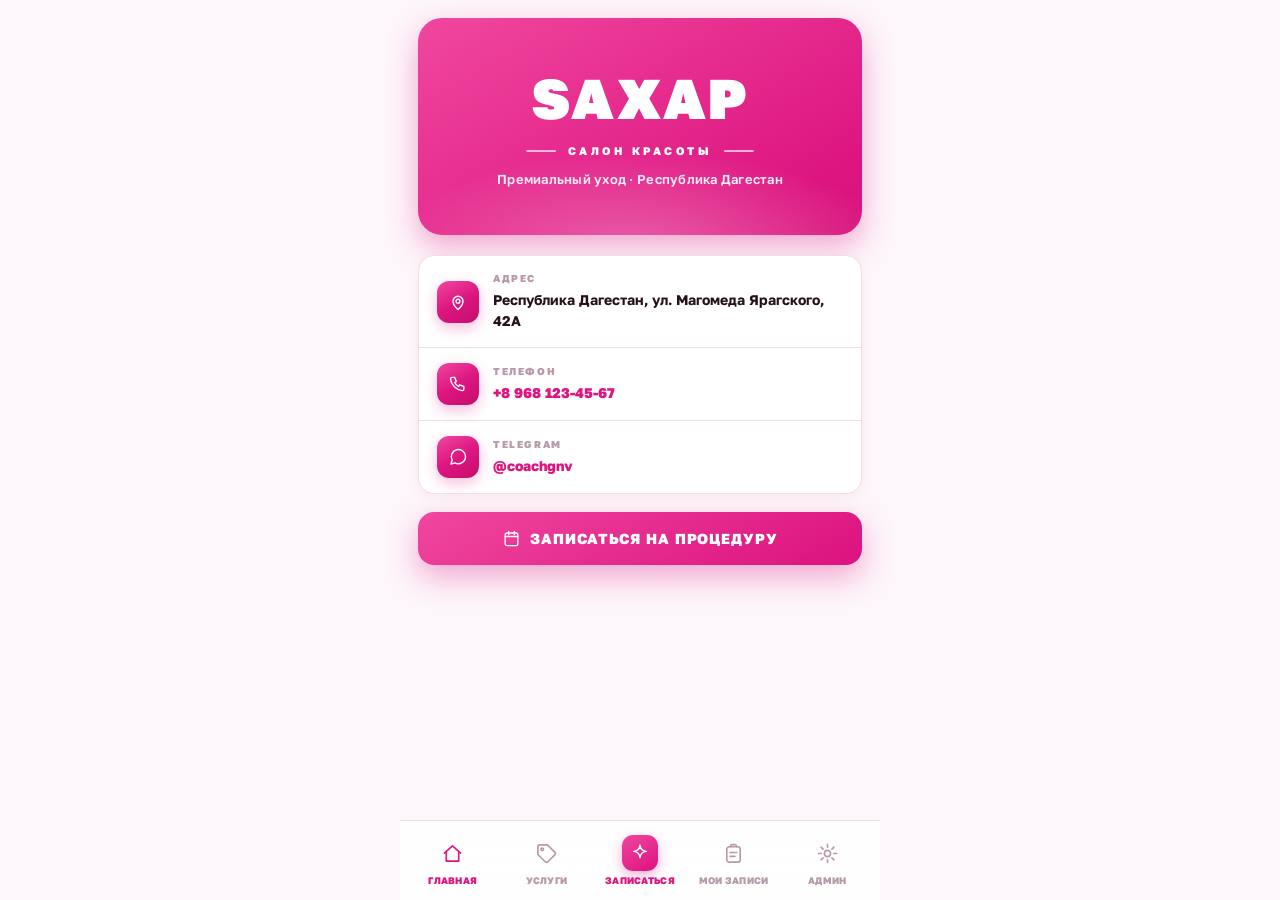
<file: static/preview.html>
﻿<!DOCTYPE html>
<html lang="ru">
<head>
  <meta charset="UTF-8">
  <meta name="viewport" content="width=device-width, initial-scale=1.0, maximum-scale=1.0, user-scalable=no">
  <title>SAXAР — превью дизайна</title>
  <link rel="preconnect" href="https://fonts.googleapis.com">
  <link rel="preconnect" href="https://fonts.gstatic.com" crossorigin>
  <link href="https://fonts.googleapis.com/css2?family=Golos+Text:wght@400;500;600;700;800;900&display=swap&subset=cyrillic,latin" rel="stylesheet">
  <link rel="stylesheet" href="style.css?v=20260706b">
  <!-- ════ ЗАГЛУШКИ ДЛЯ ОФФЛАЙН-ПРЕВЬЮ (Telegram + API) ════ -->
  <script>
    // Заглушка Telegram WebApp — initData пустой, чтобы показать вкладку «Админ»
    window.Telegram = { WebApp: {
      ready(){}, expand(){},
      initData: '',
      initDataUnsafe: { user: { id: 1, first_name: 'Амина', last_name: '' } },
      HapticFeedback: { selectionChanged(){}, notificationOccurred(){} },
      showConfirm(msg, cb){ cb(window.confirm(msg)); },
    }};

    // Мок-данные
    const MOCK_SERVICES = [
      { "id": "w_dep_pudra", "name": "Пудра энзимная", "price": "60 руб", "duration": 10, "category": "🪒 Депиляция (доп.)", "gender": "female"},
      { "id": "w_dep_maska", "name": "Противовоспалительная маска", "price": "60 руб", "duration": 10, "category": "🪒 Депиляция (доп.)", "gender": "female"},
      { "id": "w_dep_gel", "name": "Обезболивающий гель", "price": "650 руб", "duration": 10, "category": "🪒 Депиляция (доп.)", "gender": "female"},
      { "id": "w_vosk_telo", "name": "Всё тело (подмышки+бикини+ноги полностью)", "price": "2100 руб", "duration": 90, "category": "🪒 Восковая депиляция", "gender": "female"},
      { "id": "w_vosk_podm", "name": "Подмышечные впадины", "price": "300 руб", "duration": 20, "category": "🪒 Восковая депиляция", "gender": "female"},
      { "id": "w_vosk_bikini_tr", "name": "Бикини трусики", "price": "400 руб", "duration": 20, "category": "🪒 Восковая депиляция", "gender": "female"},
      { "id": "w_vosk_bikini_gl", "name": "Бикини глубокое", "price": "700 руб", "duration": 30, "category": "🪒 Восковая депиляция", "gender": "female"},
      { "id": "w_vosk_nogi_do", "name": "Ноги до колен", "price": "600 руб", "duration": 30, "category": "🪒 Восковая депиляция", "gender": "female"},
      { "id": "w_vosk_nogi_vyshe", "name": "Ноги выше колен", "price": "600 руб", "duration": 30, "category": "🪒 Восковая депиляция", "gender": "female"},
      { "id": "w_vosk_nogi_pol", "name": "Ноги полностью", "price": "1100 руб", "duration": 60, "category": "🪒 Восковая депиляция", "gender": "female"},
      { "id": "w_vosk_ruki_do", "name": "Руки до локтя", "price": "350 руб", "duration": 20, "category": "🪒 Восковая депиляция", "gender": "female"},
      { "id": "w_vosk_ruki_34", "name": "Руки 3/4", "price": "600 руб", "duration": 30, "category": "🪒 Восковая депиляция", "gender": "female"},
      { "id": "w_vosk_ruki_pol", "name": "Руки полностью", "price": "700 руб", "duration": 40, "category": "🪒 Восковая депиляция", "gender": "female"},
      { "id": "w_vosk_zona", "name": "Ягодицы/Живот/Спина/Грудь (1 зона)", "price": "400 руб", "duration": 20, "category": "🪒 Восковая депиляция", "gender": "female"},
      { "id": "w_vosk_liniya", "name": "Линия живота/колени/плечи/кисти/пальцы/ареолы", "price": "100 руб", "duration": 10, "category": "🪒 Восковая депиляция", "gender": "female"},
      { "id": "w_polvosk_telo", "name": "Всё тело (подмышки+бикини+ноги полностью)", "price": "3900 руб", "duration": 120, "category": "🪒 Полимерный воск", "gender": "female"},
      { "id": "w_polvosk_lico_zona", "name": "Область лица", "price": "250 руб", "duration": 15, "category": "🪒 Полимерный воск", "gender": "female"},
      { "id": "w_polvosk_lico_pol", "name": "Лицо полностью", "price": "950 руб", "duration": 30, "category": "🪒 Полимерный воск", "gender": "female"},
      { "id": "w_polvosk_podm", "name": "Подмышечные впадины", "price": "400 руб", "duration": 20, "category": "🪒 Полимерный воск", "gender": "female"},
      { "id": "w_polvosk_bikini_tr", "name": "Бикини трусики", "price": "600 руб", "duration": 25, "category": "🪒 Полимерный воск", "gender": "female"},
      { "id": "w_polvosk_bikini_gl", "name": "Бикини глубокое", "price": "1200 руб", "duration": 40, "category": "🪒 Полимерный воск", "gender": "female"},
      { "id": "w_polvosk_nogi_do", "name": "Ноги до колен", "price": "1100 руб", "duration": 40, "category": "🪒 Полимерный воск", "gender": "female"},
      { "id": "w_polvosk_nogi_vyshe", "name": "Ноги выше колен", "price": "1100 руб", "duration": 40, "category": "🪒 Полимерный воск", "gender": "female"},
      { "id": "w_polvosk_nogi_pol", "name": "Ноги полностью", "price": "2200 руб", "duration": 60, "category": "🪒 Полимерный воск", "gender": "female"},
      { "id": "w_polvosk_ruki_do", "name": "Руки до локтя", "price": "550 руб", "duration": 25, "category": "🪒 Полимерный воск", "gender": "female"},
      { "id": "w_polvosk_ruki_pol", "name": "Руки полностью", "price": "1100 руб", "duration": 50, "category": "🪒 Полимерный воск", "gender": "female"},
      { "id": "w_polvosk_zona", "name": "Ягодицы/Живот/Спина/Грудь (1 зона)", "price": "600 руб", "duration": 20, "category": "🪒 Полимерный воск", "gender": "female"},
      { "id": "w_polvosk_liniya", "name": "Линия живота/колени/плечи (1 зона)", "price": "250 руб", "duration": 10, "category": "🪒 Полимерный воск", "gender": "female"},
      { "id": "w_polvosk_nos", "name": "Нос/Уши (1 зона)", "price": "350 руб", "duration": 10, "category": "🪒 Полимерный воск", "gender": "female"},
      { "id": "w_skins_telo", "name": "Всё тело (подмышки+бикини+ноги полностью)", "price": "6300 руб", "duration": 120, "category": "🪒 SKIN'S POSTAVKA #1", "gender": "female"},
      { "id": "w_skins_lico", "name": "Область лица", "price": "450 руб", "duration": 15, "category": "🪒 SKIN'S POSTAVKA #1", "gender": "female"},
      { "id": "w_skins_podm", "name": "Подмышечные впадины", "price": "600 руб", "duration": 20, "category": "🪒 SKIN'S POSTAVKA #1", "gender": "female"},
      { "id": "w_skins_bikini_tr", "name": "Бикини трусики", "price": "850 руб", "duration": 25, "category": "🪒 SKIN'S POSTAVKA #1", "gender": "female"},
      { "id": "w_skins_bikini_gl", "name": "Бикини глубокое", "price": "1800 руб", "duration": 40, "category": "🪒 SKIN'S POSTAVKA #1", "gender": "female"},
      { "id": "w_skins_nogi_do", "name": "Ноги до колен", "price": "1950 руб", "duration": 50, "category": "🪒 SKIN'S POSTAVKA #1", "gender": "female"},
      { "id": "w_skins_nogi_vyshe", "name": "Ноги выше колен", "price": "1950 руб", "duration": 50, "category": "🪒 SKIN'S POSTAVKA #1", "gender": "female"},
      { "id": "w_skins_nogi_pol", "name": "Ноги полностью", "price": "3900 руб", "duration": 90, "category": "🪒 SKIN'S POSTAVKA #1", "gender": "female"},
      { "id": "w_skins_ruki_do", "name": "Руки до локтя", "price": "950 руб", "duration": 30, "category": "🪒 SKIN'S POSTAVKA #1", "gender": "female"},
      { "id": "w_skins_ruki_pol", "name": "Руки полностью", "price": "1700 руб", "duration": 50, "category": "🪒 SKIN'S POSTAVKA #1", "gender": "female"},
      { "id": "w_skins_zona", "name": "Ягодицы/Живот/Спина/Грудь (1 зона)", "price": "950 руб", "duration": 25, "category": "🪒 SKIN'S POSTAVKA #1", "gender": "female"},
      { "id": "w_skins_nos", "name": "Нос/Уши (1 зона)", "price": "350 руб", "duration": 10, "category": "🪒 SKIN'S POSTAVKA #1", "gender": "female"},
      { "id": "w_skins_kisti", "name": "Кисти/Пальцы/Ареолы/Линия живота", "price": "400 руб", "duration": 10, "category": "🪒 SKIN'S POSTAVKA #1", "gender": "female"},
      { "id": "w_gel_bikini_podm", "name": "Бикини + подмышечные впадины", "price": "1950 руб", "duration": 50, "category": "🪒 Гелевая депиляция", "gender": "female"},
      { "id": "w_gel_lico_zona", "name": "Область лица", "price": "300 руб", "duration": 15, "category": "🪒 Гелевая депиляция", "gender": "female"},
      { "id": "w_gel_lico_pol", "name": "Лицо полностью", "price": "1100 руб", "duration": 30, "category": "🪒 Гелевая депиляция", "gender": "female"},
      { "id": "w_gel_podm", "name": "Подмышечные впадины", "price": "500 руб", "duration": 20, "category": "🪒 Гелевая депиляция", "gender": "female"},
      { "id": "w_gel_bikini_tr", "name": "Бикини трусики", "price": "850 руб", "duration": 25, "category": "🪒 Гелевая депиляция", "gender": "female"},
      { "id": "w_gel_bikini_gl", "name": "Бикини глубокое", "price": "1450 руб", "duration": 40, "category": "🪒 Гелевая депиляция", "gender": "female"},
      { "id": "w_gel_zona", "name": "Ягодицы/Живот/Спина/Грудь (1 зона)", "price": "750 руб", "duration": 25, "category": "🪒 Гелевая депиляция", "gender": "female"},
      { "id": "w_gel_kisti", "name": "Кисти/Пальцы/Ареолы/Линия живота", "price": "300 руб", "duration": 10, "category": "🪒 Гелевая депиляция", "gender": "female"},
      { "id": "w_gel_nos", "name": "Нос/Уши (1 зона)", "price": "400 руб", "duration": 10, "category": "🪒 Гелевая депиляция", "gender": "female"},
      { "id": "w_sugar_telo", "name": "Всё тело (подмышки+бикини+ноги полностью)", "price": "2550 руб", "duration": 120, "category": "🍬 Шугаринг", "gender": "female"},
      { "id": "w_sugar_lico_zona", "name": "Область лица", "price": "250 руб", "duration": 15, "category": "🍬 Шугаринг", "gender": "female"},
      { "id": "w_sugar_lico_pol", "name": "Лицо полностью", "price": "700 руб", "duration": 30, "category": "🍬 Шугаринг", "gender": "female"},
      { "id": "w_sugar_podm", "name": "Подмышечные впадины", "price": "300 руб", "duration": 20, "category": "🍬 Шугаринг", "gender": "female"},
      { "id": "w_sugar_bikini_tr", "name": "Бикини трусики", "price": "400 руб", "duration": 25, "category": "🍬 Шугаринг", "gender": "female"},
      { "id": "w_sugar_bikini_gl", "name": "Бикини глубокое", "price": "1000 руб", "duration": 40, "category": "🍬 Шугаринг", "gender": "female"},
      { "id": "w_sugar_nogi_do", "name": "Ноги до колен", "price": "650 руб", "duration": 30, "category": "🍬 Шугаринг", "gender": "female"},
      { "id": "w_sugar_nogi_vyshe", "name": "Ноги выше колен", "price": "650 руб", "duration": 30, "category": "🍬 Шугаринг", "gender": "female"},
      { "id": "w_sugar_nogi_pol", "name": "Ноги полностью", "price": "1300 руб", "duration": 60, "category": "🍬 Шугаринг", "gender": "female"},
      { "id": "w_sugar_ruki_do", "name": "Руки до локтя", "price": "350 руб", "duration": 20, "category": "🍬 Шугаринг", "gender": "female"},
      { "id": "w_sugar_ruki_pol", "name": "Руки полностью", "price": "650 руб", "duration": 40, "category": "🍬 Шугаринг", "gender": "female"},
      { "id": "w_sugar_zona", "name": "Ягодицы/Живот/Спина/Грудь (1 зона)", "price": "500 руб", "duration": 20, "category": "🍬 Шугаринг", "gender": "female"},
      { "id": "w_sugar_kisti", "name": "Кисти/Пальцы/Ареолы/Линия живота", "price": "150 руб", "duration": 10, "category": "🍬 Шугаринг", "gender": "female"},
      { "id": "w_aqua_lico", "name": "Область лица", "price": "300 руб", "duration": 15, "category": "💧 Aqua шугаринг", "gender": "female"},
      { "id": "w_aqua_lico_pol", "name": "Лицо полностью", "price": "800 руб", "duration": 30, "category": "💧 Aqua шугаринг", "gender": "female"},
      { "id": "w_aqua_podm", "name": "Подмышечные впадины", "price": "400 руб", "duration": 20, "category": "💧 Aqua шугаринг", "gender": "female"},
      { "id": "w_aqua_bikini_tr", "name": "Бикини трусики", "price": "700 руб", "duration": 25, "category": "💧 Aqua шугаринг", "gender": "female"},
      { "id": "w_aqua_bikini_gl", "name": "Бикини глубокое", "price": "1250 руб", "duration": 40, "category": "💧 Aqua шугаринг", "gender": "female"},
      { "id": "w_aqua_nogi_do", "name": "Ноги до колен", "price": "700 руб", "duration": 30, "category": "💧 Aqua шугаринг", "gender": "female"},
      { "id": "w_aqua_nogi_vyshe", "name": "Ноги выше колен", "price": "800 руб", "duration": 30, "category": "💧 Aqua шугаринг", "gender": "female"},
      { "id": "w_aqua_nogi_pol", "name": "Ноги полностью", "price": "1400 руб", "duration": 60, "category": "💧 Aqua шугаринг", "gender": "female"},
      { "id": "w_aqua_plechi", "name": "Плечи", "price": "300 руб", "duration": 15, "category": "💧 Aqua шугаринг", "gender": "female"},
      { "id": "w_aqua_poyasnica", "name": "Поясница", "price": "350 руб", "duration": 15, "category": "💧 Aqua шугаринг", "gender": "female"},
      { "id": "w_aqua_spina", "name": "Спина полностью", "price": "850 руб", "duration": 40, "category": "💧 Aqua шугаринг", "gender": "female"},
      { "id": "w_aqua_zona", "name": "Ягодицы/Живот/Грудь (1 зона)", "price": "750 руб", "duration": 25, "category": "💧 Aqua шугаринг", "gender": "female"},
      { "id": "w_aqua_kisti", "name": "Кисти/Пальцы/Ареолы (1 зона)", "price": "300 руб", "duration": 10, "category": "💧 Aqua шугаринг", "gender": "female"},
      { "id": "w_lazer_podm_bikini", "name": "Подмышки + бикини глубокое", "price": "2000 руб", "duration": 60, "category": "⚡ Лазерная эпиляция", "gender": "female"},
      { "id": "w_lazer_podm_bikini_nogi_do", "name": "Подмышки + бикини + ноги до/выше колен", "price": "4000 руб", "duration": 90, "category": "⚡ Лазерная эпиляция", "gender": "female"},
      { "id": "w_lazer_podm_bikini_nogi_pol", "name": "Подмышки + бикини + ноги полностью", "price": "6000 руб", "duration": 120, "category": "⚡ Лазерная эпиляция", "gender": "female"},
      { "id": "w_lazer_bikini_nogi_do", "name": "Бикини + ноги до/выше колен", "price": "3400 руб", "duration": 80, "category": "⚡ Лазерная эпиляция", "gender": "female"},
      { "id": "w_lazer_bikini_nogi_pol", "name": "Бикини + ноги полностью", "price": "5400 руб", "duration": 100, "category": "⚡ Лазерная эпиляция", "gender": "female"},
      { "id": "w_lazer_lico", "name": "Область лица", "price": "500 руб", "duration": 20, "category": "⚡ Лазерная эпиляция", "gender": "female"},
      { "id": "w_lazer_podm", "name": "Подмышечные впадины", "price": "600 руб", "duration": 20, "category": "⚡ Лазерная эпиляция", "gender": "female"},
      { "id": "w_lazer_bikini_gl", "name": "Бикини глубокое", "price": "1400 руб", "duration": 40, "category": "⚡ Лазерная эпиляция", "gender": "female"},
      { "id": "w_lazer_bikini_tr", "name": "Бикини трусики", "price": "1000 руб", "duration": 30, "category": "⚡ Лазерная эпиляция", "gender": "female"},
      { "id": "w_lazer_nogi_do", "name": "Ноги до колен", "price": "2000 руб", "duration": 50, "category": "⚡ Лазерная эпиляция", "gender": "female"},
      { "id": "w_lazer_nogi_vyshe", "name": "Ноги выше колен", "price": "2000 руб", "duration": 50, "category": "⚡ Лазерная эпиляция", "gender": "female"},
      { "id": "w_lazer_nogi_pol", "name": "Ноги полностью", "price": "4000 руб", "duration": 90, "category": "⚡ Лазерная эпиляция", "gender": "female"},
      { "id": "w_lazer_ruki_do", "name": "Руки до локтя", "price": "1500 руб", "duration": 40, "category": "⚡ Лазерная эпиляция", "gender": "female"},
      { "id": "w_lazer_ruki_pol", "name": "Руки полностью", "price": "3000 руб", "duration": 70, "category": "⚡ Лазерная эпиляция", "gender": "female"},
      { "id": "w_lazer_zona", "name": "Ягодицы/Живот/Спина/Грудь (1 зона)", "price": "1100 руб", "duration": 30, "category": "⚡ Лазерная эпиляция", "gender": "female"},
      { "id": "w_geling_lico", "name": "Область лица", "price": "200 руб", "duration": 15, "category": "🌿 Geling", "gender": "female"},
      { "id": "w_geling_podm", "name": "Подмышечные впадины", "price": "500 руб", "duration": 20, "category": "🌿 Geling", "gender": "female"},
      { "id": "w_geling_bikini_tr", "name": "Бикини трусики", "price": "350 руб", "duration": 20, "category": "🌿 Geling", "gender": "female"},
      { "id": "w_geling_bikini_gl", "name": "Бикини глубокое", "price": "700 руб", "duration": 35, "category": "🌿 Geling", "gender": "female"},
      { "id": "w_geling_nogi_do", "name": "Ноги до колен", "price": "1200 руб", "duration": 40, "category": "🌿 Geling", "gender": "female"},
      { "id": "w_geling_nogi_vyshe", "name": "Ноги выше колен", "price": "1200 руб", "duration": 40, "category": "🌿 Geling", "gender": "female"},
      { "id": "w_geling_nogi_pol", "name": "Ноги полностью", "price": "2400 руб", "duration": 75, "category": "🌿 Geling", "gender": "female"},
      { "id": "w_geling_ruki_do", "name": "Руки до локтя", "price": "700 руб", "duration": 30, "category": "🌿 Geling", "gender": "female"},
      { "id": "w_geling_liniya", "name": "Линия живота", "price": "200 руб", "duration": 10, "category": "🌿 Geling", "gender": "female"},
      { "id": "w_geling_zona", "name": "Спина/Живот/Плечи/Ягодицы (1 зона)", "price": "700 руб", "duration": 25, "category": "🌿 Geling", "gender": "female"},
      { "id": "w_man_klass", "name": "Маникюр на выбор (классический/комбинированный/аппаратный)", "price": "1000 руб", "duration": 60, "category": "💅 Маникюр", "gender": "female"},
      { "id": "w_man_kompl_gel", "name": "Комплекс: маникюр + снятие + покрытие гель-лак", "price": "1750 руб", "duration": 90, "category": "💅 Маникюр", "gender": "female"},
      { "id": "w_man_kompl_spa", "name": "Комплекс: маникюр + снятие + покрытие + СПА уход + масло + массаж", "price": "2500 руб", "duration": 120, "category": "💅 Маникюр", "gender": "female"},
      { "id": "w_man_detsky", "name": "Маникюр детский (до 7 лет)", "price": "400 руб", "duration": 30, "category": "💅 Маникюр", "gender": "female"},
      { "id": "w_man_yapon", "name": "Маникюр японский", "price": "1400 руб", "duration": 75, "category": "💅 Маникюр", "gender": "female"},
      { "id": "w_man_parafin", "name": "Парафинотерапия рук", "price": "400 руб", "duration": 20, "category": "💅 Маникюр", "gender": "female"},
      { "id": "w_man_spa", "name": "SPA-уход для рук", "price": "450 руб", "duration": 25, "category": "💅 Маникюр", "gender": "female"},
      { "id": "w_man_massage", "name": "Массаж кистей 15 минут", "price": "400 руб", "duration": 15, "category": "💅 Маникюр", "gender": "female"},
      { "id": "w_man_polirovka", "name": "Полировка ногтей", "price": "300 руб", "duration": 15, "category": "💅 Маникюр", "gender": "female"},
      { "id": "w_pokr_lak", "name": "Лак", "price": "550 руб", "duration": 20, "category": "💅 Покрытие", "gender": "female"},
      { "id": "w_pokr_lak_halal", "name": "Лак HALAL", "price": "650 руб", "duration": 20, "category": "💅 Покрытие", "gender": "female"},
      { "id": "w_pokr_gel", "name": "Гель-лак", "price": "750 руб", "duration": 30, "category": "💅 Покрытие", "gender": "female"},
      { "id": "w_pokr_gel_luxio", "name": "Гель-лак LUXIO", "price": "1200 руб", "duration": 30, "category": "💅 Покрытие", "gender": "female"},
      { "id": "w_pokr_inki", "name": "Экоглянцевание INKI (HALAL)", "price": "850 руб", "duration": 30, "category": "💅 Покрытие", "gender": "female"},
      { "id": "w_pokr_yapon_vtirka", "name": "Японская втирка", "price": "600 руб", "duration": 20, "category": "💅 Покрытие", "gender": "female"},
      { "id": "w_pokr_snyatie_s", "name": "Снятие гель-лака с последующим покрытием", "price": "250 руб", "duration": 20, "category": "💅 Покрытие", "gender": "female"},
      { "id": "w_pokr_snyatie_bez", "name": "Снятие гель-лака без покрытия", "price": "400 руб", "duration": 20, "category": "💅 Покрытие", "gender": "female"},
      { "id": "w_pokr_hna", "name": "Покрытие хной", "price": "550 руб", "duration": 25, "category": "💅 Покрытие", "gender": "female"},
      { "id": "w_pokr_tochki_hna", "name": "Точки хной", "price": "250 руб", "duration": 15, "category": "💅 Покрытие", "gender": "female"},
      { "id": "w_pokr_snyatie_gel", "name": "Снятие укрепления гелем", "price": "400 руб", "duration": 20, "category": "💅 Покрытие", "gender": "female"},
      { "id": "w_nar_ukrp_gel", "name": "Укрепление гелем под гель-лак", "price": "650 руб", "duration": 40, "category": "💅 Наращивание и дизайн", "gender": "female"},
      { "id": "w_nar_ukrp_kamuf", "name": "Укрепление камуфлирующим гелем", "price": "1500 руб", "duration": 60, "category": "💅 Наращивание и дизайн", "gender": "female"},
      { "id": "w_nar_noghi", "name": "Наращивание ногтей", "price": "2350 руб", "duration": 120, "category": "💅 Наращивание и дизайн", "gender": "female"},
      { "id": "w_nar_snyatie", "name": "Снятие нарощенных ногтей", "price": "600 руб", "duration": 30, "category": "💅 Наращивание и дизайн", "gender": "female"},
      { "id": "w_nar_korrekciya", "name": "Коррекция ногтей", "price": "70% от стоимости", "duration": 90, "category": "💅 Наращивание и дизайн", "gender": "female"},
      { "id": "w_nar_french", "name": "Френч", "price": "400 руб", "duration": 20, "category": "💅 Наращивание и дизайн", "gender": "female"},
      { "id": "w_nar_lunki", "name": "Лунки/Втирка", "price": "400 руб", "duration": 20, "category": "💅 Наращивание и дизайн", "gender": "female"},
      { "id": "w_nar_slider", "name": "Слайдер/Втирка (1 ноготь)", "price": "60 руб", "duration": 5, "category": "💅 Наращивание и дизайн", "gender": "female"},
      { "id": "w_nar_rospis", "name": "Художественная роспись (1 ноготь)", "price": "300 руб", "duration": 10, "category": "💅 Наращивание и дизайн", "gender": "female"},
      { "id": "w_ped_palchiki", "name": "Обработка пальчиков", "price": "650 руб", "duration": 30, "category": "🦶 Педикюр", "gender": "female"},
      { "id": "w_ped_stopy", "name": "Обработка стоп", "price": "750 руб", "duration": 30, "category": "🦶 Педикюр", "gender": "female"},
      { "id": "w_ped_klass", "name": "Педикюр на выбор (классический/комбинированный/аппаратный)", "price": "1200 руб", "duration": 60, "category": "🦶 Педикюр", "gender": "female"},
      { "id": "w_ped_kompl_gel", "name": "Комплекс: педикюр + снятие + покрытие гель-лак", "price": "1950 руб", "duration": 90, "category": "🦶 Педикюр", "gender": "female"},
      { "id": "w_ped_kompl_spa", "name": "Комплекс: педикюр + снятие + покрытие + СПА уход + масло + массаж", "price": "2750 руб", "duration": 120, "category": "🦶 Педикюр", "gender": "female"},
      { "id": "w_ped_yapon", "name": "Педикюр японский", "price": "1500 руб", "duration": 75, "category": "🦶 Педикюр", "gender": "female"},
      { "id": "w_ped_smart", "name": "SMART-педикюр", "price": "1800 руб", "duration": 90, "category": "🦶 Педикюр", "gender": "female"},
      { "id": "w_ped_golden", "name": "Педикюр Golden Trace", "price": "2200 руб", "duration": 90, "category": "🦶 Педикюр", "gender": "female"},
      { "id": "w_ped_parafin", "name": "Парафинотерапия ног", "price": "450 руб", "duration": 20, "category": "🦶 Педикюр", "gender": "female"},
      { "id": "w_ped_spa", "name": "SPA-уход для ног", "price": "500 руб", "duration": 25, "category": "🦶 Педикюр", "gender": "female"},
      { "id": "w_ped_massage", "name": "Массаж стоп 15 минут", "price": "500 руб", "duration": 15, "category": "🦶 Педикюр", "gender": "female"},
      { "id": "w_brov_oform_kraska", "name": "Оформление бровей пинцет/воск + окрашивание краской", "price": "1200 руб", "duration": 45, "category": "👁 Брови", "gender": "female"},
      { "id": "w_brov_oform_hna", "name": "Оформление бровей пинцет/воск + окрашивание хной", "price": "1200 руб", "duration": 45, "category": "👁 Брови", "gender": "female"},
      { "id": "w_brov_oform", "name": "Оформление пинцетом/воском", "price": "700 руб", "duration": 30, "category": "👁 Брови", "gender": "female"},
      { "id": "w_brov_kraska", "name": "Окрашивание бровей краской", "price": "700 руб", "duration": 20, "category": "👁 Брови", "gender": "female"},
      { "id": "w_brov_hna", "name": "Окрашивание бровей хной", "price": "700 руб", "duration": 20, "category": "👁 Брови", "gender": "female"},
      { "id": "w_brov_kompl_full", "name": "Комплекс: оформление + окрашивание + долговременная укладка + Счастье для бровей", "price": "3500 руб", "duration": 120, "category": "👁 Брови", "gender": "female"},
      { "id": "w_brov_kompl_ukl", "name": "Комплекс: оформление + окрашивание + долговременная укладка", "price": "2700 руб", "duration": 90, "category": "👁 Брови", "gender": "female"},
      { "id": "w_brov_kompl_oform_ukl", "name": "Комплекс: оформление бровей + долговременная укладка", "price": "2000 руб", "duration": 75, "category": "👁 Брови", "gender": "female"},
      { "id": "w_brov_lamin_sigma", "name": "Ламинирование бровей SIGMA", "price": "1800 руб", "duration": 60, "category": "👁 Брови", "gender": "female"},
      { "id": "w_brov_lamin_lami", "name": "Ламинирование бровей LAMI SMART", "price": "2000 руб", "duration": 60, "category": "👁 Брови", "gender": "female"},
      { "id": "w_brov_velvet", "name": "Вельвет бровей", "price": "2600 руб", "duration": 75, "category": "👁 Брови", "gender": "female"},
      { "id": "w_brov_schaste", "name": "Счастье для бровей", "price": "1000 руб", "duration": 30, "category": "👁 Брови", "gender": "female"},
      { "id": "w_brov_osvetlenie", "name": "Деликатное осветление бровей", "price": "500 руб", "duration": 20, "category": "👁 Брови", "gender": "female"},
      { "id": "w_res_okrash", "name": "Окрашивание ресниц", "price": "800 руб", "duration": 20, "category": "👁 Ресницы", "gender": "female"},
      { "id": "w_res_lamin_sigma", "name": "Ламинирование ресниц SIGMA", "price": "2000 руб", "duration": 60, "category": "👁 Ресницы", "gender": "female"},
      { "id": "w_res_lamin_lami", "name": "Ламинирование ресниц LAMI SMART", "price": "2400 руб", "duration": 60, "category": "👁 Ресницы", "gender": "female"},
      { "id": "w_res_velvet", "name": "Вельвет ресниц", "price": "2700 руб", "duration": 75, "category": "👁 Ресницы", "gender": "female"},
      { "id": "w_res_schaste", "name": "Счастье для ресниц", "price": "1200 руб", "duration": 30, "category": "👁 Ресницы", "gender": "female"},
      { "id": "w_res_kompl_ukl", "name": "Комплекс: окрашивание ресниц + долговременная укладка", "price": "2500 руб", "duration": 90, "category": "👁 Ресницы", "gender": "female"},
      { "id": "w_res_kompl_full", "name": "Комплекс: окрашивание ресниц + долговременная укладка + Счастье для ресниц", "price": "3500 руб", "duration": 120, "category": "👁 Ресницы", "gender": "female"},
      { "id": "w_res_express", "name": "Экспресс-наращивание ресниц", "price": "1300 руб", "duration": 60, "category": "👁 Ресницы", "gender": "female"},
      { "id": "w_res_nar_1d", "name": "Наращивание ресниц 1D", "price": "1750 руб", "duration": 90, "category": "👁 Ресницы", "gender": "female"},
      { "id": "w_res_nar_15d", "name": "Наращивание ресниц 1.5D", "price": "2000 руб", "duration": 95, "category": "👁 Ресницы", "gender": "female"},
      { "id": "w_res_nar_2d", "name": "Наращивание ресниц 2D", "price": "2300 руб", "duration": 100, "category": "👁 Ресницы", "gender": "female"},
      { "id": "w_res_nar_3d", "name": "Наращивание ресниц 3D", "price": "2500 руб", "duration": 110, "category": "👁 Ресницы", "gender": "female"},
      { "id": "w_res_nar_45d", "name": "Наращивание ресниц 4/5D", "price": "3000 руб", "duration": 120, "category": "👁 Ресницы", "gender": "female"},
      { "id": "w_res_effekt", "name": "Эффект ресниц (мокрый/Кайли/цветные)", "price": "450 руб", "duration": 20, "category": "👁 Ресницы", "gender": "female"},
      { "id": "w_res_korrekciya", "name": "Коррекция ресниц", "price": "70% от стоимости", "duration": 60, "category": "👁 Ресницы", "gender": "female"},
      { "id": "w_res_snyatie", "name": "Снятие ресниц", "price": "350 руб", "duration": 20, "category": "👁 Ресницы", "gender": "female"},
      { "id": "w_mak_express", "name": "Макияж «Экспресс»", "price": "1800 руб", "duration": 45, "category": "💄 Макияж", "gender": "female"},
      { "id": "w_mak_dnevnoy", "name": "Дневной макияж", "price": "2800 руб", "duration": 60, "category": "💄 Макияж", "gender": "female"},
      { "id": "w_mak_vecherny", "name": "Вечерний макияж", "price": "3700 руб", "duration": 75, "category": "💄 Макияж", "gender": "female"},
      { "id": "w_mak_slozhny", "name": "Сложный макияж", "price": "5000 руб", "duration": 90, "category": "💄 Макияж", "gender": "female"},
      { "id": "w_mak_puchki_express", "name": "Ресничные пучки — экспресс объём", "price": "400 руб", "duration": 20, "category": "💄 Макияж", "gender": "female"},
      { "id": "w_mak_puchki_pol", "name": "Ресничные пучки — полный объём", "price": "600 руб", "duration": 30, "category": "💄 Макияж", "gender": "female"},
      { "id": "w_obraz_dnevnoy", "name": "Дневной образ", "price": "3800 руб", "duration": 120, "category": "💄 Образ", "gender": "female"},
      { "id": "w_obraz_vecherny", "name": "Вечерний образ", "price": "4500 руб", "duration": 150, "category": "💄 Образ", "gender": "female"},
      { "id": "w_obraz_prazdnik", "name": "Праздничный образ", "price": "6000 руб", "duration": 180, "category": "💄 Образ", "gender": "female"},
      { "id": "w_hair_striz", "name": "Стрижка женская", "price": "2000 руб", "duration": 60, "category": "✂️ Стрижка и укладка", "gender": "female"},
      { "id": "w_hair_striz_det", "name": "Стрижка детская (до 7 лет)", "price": "700 руб", "duration": 30, "category": "✂️ Стрижка и укладка", "gender": "female"},
      { "id": "w_hair_podravnivanie", "name": "Подравнивание (одним срезом, без мытья)", "price": "1000 руб", "duration": 20, "category": "✂️ Стрижка и укладка", "gender": "female"},
      { "id": "w_hair_chelka", "name": "Стрижка чёлки", "price": "700 руб", "duration": 15, "category": "✂️ Стрижка и укладка", "gender": "female"},
      { "id": "w_hair_ukladka", "name": "Укладка лёгкая", "price": "1750 руб", "duration": 45, "category": "✂️ Стрижка и укладка", "gender": "female"},
      { "id": "w_hair_mytyo", "name": "Мытьё головы (с сушкой)", "price": "1000 руб", "duration": 30, "category": "✂️ Стрижка и укладка", "gender": "female"},
      { "id": "w_hair_massage", "name": "Массаж головы 15 минут", "price": "400 руб", "duration": 15, "category": "✂️ Стрижка и укладка", "gender": "female"},
      { "id": "w_hair_pricheska", "name": "Причёска вечерняя", "price": "3000–4200 руб", "duration": 90, "category": "✂️ Стрижка и укладка", "gender": "female"},
      { "id": "w_hair_express_prich", "name": "Экспресс-причёска", "price": "2000–3000 руб", "duration": 45, "category": "✂️ Стрижка и укладка", "gender": "female"},
      { "id": "w_hair_gollivud", "name": "Голливудские локоны", "price": "2200 руб", "duration": 60, "category": "✂️ Локоны и косы", "gender": "female"},
      { "id": "w_hair_brashinng", "name": "Локоны на брашинг", "price": "2000 руб", "duration": 60, "category": "✂️ Локоны и косы", "gender": "female"},
      { "id": "w_hair_kosi", "name": "Плетение кос", "price": "1500 руб", "duration": 60, "category": "✂️ Локоны и косы", "gender": "female"},
      { "id": "w_vol_revlon_okr", "name": "Олаплекс при окрашивании", "price": "1500 руб", "duration": 20, "category": "💆 Лечение волос", "gender": "female"},
      { "id": "w_vol_uhod_golova", "name": "Уход за кожей головы / пилинг", "price": "1750 руб", "duration": 30, "category": "💆 Лечение волос", "gender": "female"},
      { "id": "w_vol_lebel_abs_k", "name": "Абсолютное счастье LEBEL — короткая", "price": "3600 руб", "duration": 60, "category": "💆 Лечение волос", "gender": "female"},
      { "id": "w_vol_lebel_abs_s", "name": "Абсолютное счастье LEBEL — средняя", "price": "5500 руб", "duration": 75, "category": "💆 Лечение волос", "gender": "female"},
      { "id": "w_vol_lebel_abs_d", "name": "Абсолютное счастье LEBEL — длинная", "price": "6500 руб", "duration": 90, "category": "💆 Лечение волос", "gender": "female"},
      { "id": "w_vol_lebel_abs_xl", "name": "Абсолютное счастье LEBEL — очень длинная", "price": "8000 руб", "duration": 105, "category": "💆 Лечение волос", "gender": "female"},
      { "id": "w_vol_lebel_pros_k", "name": "«Проснись голова» LEBEL — короткая", "price": "1750 руб", "duration": 40, "category": "💆 Лечение волос", "gender": "female"},
      { "id": "w_vol_lebel_pros_s", "name": "«Проснись голова» LEBEL — средняя", "price": "2400 руб", "duration": 50, "category": "💆 Лечение волос", "gender": "female"},
      { "id": "w_vol_lebel_pros_d", "name": "«Проснись голова» LEBEL — длинная", "price": "3000 руб", "duration": 60, "category": "💆 Лечение волос", "gender": "female"},
      { "id": "w_vol_lebel_blesk_k", "name": "Блеск и сила LEBEL — короткая", "price": "1800 руб", "duration": 40, "category": "💆 Лечение волос", "gender": "female"},
      { "id": "w_vol_lebel_blesk_s", "name": "Блеск и сила LEBEL — средняя", "price": "2600 руб", "duration": 50, "category": "💆 Лечение волос", "gender": "female"},
      { "id": "w_vol_lebel_blesk_d", "name": "Блеск и сила LEBEL — длинная", "price": "3700 руб", "duration": 60, "category": "💆 Лечение волос", "gender": "female"},
      { "id": "w_vol_matrix_express", "name": "Экспресс-уход Matrix", "price": "500 руб", "duration": 20, "category": "💆 Лечение волос", "gender": "female"},
      { "id": "w_vol_lebel_sila_k", "name": "Жизненная сила LEBEL — короткая", "price": "2100 руб", "duration": 40, "category": "💆 Лечение волос", "gender": "female"},
      { "id": "w_vol_lebel_sila_s", "name": "Жизненная сила LEBEL — средняя", "price": "2400 руб", "duration": 50, "category": "💆 Лечение волос", "gender": "female"},
      { "id": "w_vol_lebel_sila_d", "name": "Жизненная сила LEBEL — длинная", "price": "3000 руб", "duration": 60, "category": "💆 Лечение волос", "gender": "female"},
      { "id": "w_vol_nanoplas_k", "name": "Нанопластика — короткая", "price": "4000 руб", "duration": 90, "category": "💆 Лечение волос", "gender": "female"},
      { "id": "w_vol_nanoplas_s", "name": "Нанопластика — средняя", "price": "7500 руб", "duration": 110, "category": "💆 Лечение волос", "gender": "female"},
      { "id": "w_vol_nanoplas_d", "name": "Нанопластика — длинная", "price": "9000 руб", "duration": 130, "category": "💆 Лечение волос", "gender": "female"},
      { "id": "w_vol_botox_k", "name": "Ботокс волос Honma Tokio — короткая", "price": "4000 руб", "duration": 90, "category": "💆 Лечение волос", "gender": "female"},
      { "id": "w_vol_botox_s", "name": "Ботокс волос Honma Tokio — средняя", "price": "6000 руб", "duration": 110, "category": "💆 Лечение волос", "gender": "female"},
      { "id": "w_vol_botox_d", "name": "Ботокс волос Honma Tokio — длинная", "price": "11600 руб", "duration": 130, "category": "💆 Лечение волос", "gender": "female"},
      { "id": "w_vol_zavivka", "name": "Биозавивка волос (карвинг)", "price": "4800–8400 руб", "duration": 120, "category": "💆 Лечение волос", "gender": "female"},
      { "id": "w_vol_keratin_k", "name": "Кератиновое выпрямление — короткая", "price": "5000 руб", "duration": 120, "category": "💆 Лечение волос", "gender": "female"},
      { "id": "w_vol_keratin_s", "name": "Кератиновое выпрямление — средняя", "price": "7550 руб", "duration": 150, "category": "💆 Лечение волос", "gender": "female"},
      { "id": "w_vol_keratin_d", "name": "Кератиновое выпрямление — длинная", "price": "13600 руб", "duration": 180, "category": "💆 Лечение волос", "gender": "female"},
      { "id": "w_vol_limba_total", "name": "Тотальная реконструкция волос LIMBA", "price": "5900/8000 руб", "duration": 120, "category": "💆 Лечение волос", "gender": "female"},
      { "id": "w_vol_limba_pitanie", "name": "Экспресс питание LIMBA", "price": "2450 руб", "duration": 40, "category": "💆 Лечение волос", "gender": "female"},
      { "id": "w_vol_limba_uvl", "name": "Экспресс увлажнение LIMBA", "price": "2000 руб", "duration": 40, "category": "💆 Лечение волос", "gender": "female"},
      { "id": "w_vol_limba_detox", "name": "Детокс и увлажнение в городских условиях LIMBA", "price": "3000 руб", "duration": 50, "category": "💆 Лечение волос", "gender": "female"},
      { "id": "w_vol_limba_uplom", "name": "Уплотнение и защита тонких волос LIMBA", "price": "3000 руб", "duration": 50, "category": "💆 Лечение волос", "gender": "female"},
      { "id": "w_vol_limba_shelk", "name": "Шелковая терапия для жестких волос LIMBA", "price": "3000 руб", "duration": 50, "category": "💆 Лечение волос", "gender": "female"},
      { "id": "w_okr_1ton_k", "name": "Окрашивание/тонирование в 1 тон — короткая", "price": "3800/5400 руб", "duration": 90, "category": "🎨 Окрашивание", "gender": "female"},
      { "id": "w_okr_1ton_s", "name": "Окрашивание/тонирование в 1 тон — средняя", "price": "4900/7000 руб", "duration": 100, "category": "🎨 Окрашивание", "gender": "female"},
      { "id": "w_okr_1ton_d", "name": "Окрашивание/тонирование в 1 тон — длинная", "price": "5900/8300 руб", "duration": 110, "category": "🎨 Окрашивание", "gender": "female"},
      { "id": "w_okr_slozh_k", "name": "Сложное окрашивание — короткая", "price": "5450/6700 руб", "duration": 120, "category": "🎨 Окрашивание", "gender": "female"},
      { "id": "w_okr_slozh_s", "name": "Сложное окрашивание — средняя", "price": "8000/9900 руб", "duration": 150, "category": "🎨 Окрашивание", "gender": "female"},
      { "id": "w_okr_slozh_d", "name": "Сложное окрашивание — длинная", "price": "11900/13200 руб", "duration": 180, "category": "🎨 Окрашивание", "gender": "female"},
      { "id": "w_okr_korni_ton", "name": "Окрашивание корней + тонирование", "price": "3500 руб", "duration": 60, "category": "🎨 Окрашивание", "gender": "female"},
      { "id": "w_okr_airtouch_k", "name": "Airtouch — короткая", "price": "7500/8600 руб", "duration": 150, "category": "🎨 Окрашивание", "gender": "female"},
      { "id": "w_okr_airtouch_s", "name": "Airtouch — средняя", "price": "9800/11600 руб", "duration": 180, "category": "🎨 Окрашивание", "gender": "female"},
      { "id": "w_okr_airtouch_d", "name": "Airtouch — длинная", "price": "13200/15900 руб", "duration": 210, "category": "🎨 Окрашивание", "gender": "female"},
      { "id": "w_okr_melir_k", "name": "Мелирование без тонирования — короткая", "price": "4300/5600 руб", "duration": 90, "category": "🎨 Окрашивание", "gender": "female"},
      { "id": "w_okr_melir_s", "name": "Мелирование без тонирования — средняя", "price": "5400/6600 руб", "duration": 100, "category": "🎨 Окрашивание", "gender": "female"},
      { "id": "w_okr_melir_d", "name": "Мелирование без тонирования — длинная", "price": "6900/8000 руб", "duration": 110, "category": "🎨 Окрашивание", "gender": "female"},
      { "id": "w_okr_total_blonde_k", "name": "Total Blonde — короткая", "price": "7500 руб", "duration": 150, "category": "🎨 Окрашивание", "gender": "female"},
      { "id": "w_okr_total_blonde_s", "name": "Total Blonde — средняя", "price": "9300 руб", "duration": 180, "category": "🎨 Окрашивание", "gender": "female"},
      { "id": "w_okr_total_blonde_d", "name": "Total Blonde — длинная", "price": "14800 руб", "duration": 210, "category": "🎨 Окрашивание", "gender": "female"},
      { "id": "w_okr_kontur_2pradi", "name": "Контуринг 2 пряди", "price": "2000/2900 руб", "duration": 60, "category": "🎨 Окрашивание", "gender": "female"},
      { "id": "w_okr_konturing", "name": "Контуринг по всем волосам", "price": "2000/4000 руб", "duration": 90, "category": "🎨 Окрашивание", "gender": "female"},
      { "id": "w_okr_korni", "name": "Окрашивание/тонирование корней", "price": "2850/4400 руб", "duration": 60, "category": "🎨 Окрашивание", "gender": "female"},
      { "id": "w_okr_smyvka_k", "name": "Смывка Estel — короткая", "price": "3800 руб", "duration": 60, "category": "🎨 Окрашивание", "gender": "female"},
      { "id": "w_okr_smyvka_s", "name": "Смывка Estel — средняя", "price": "4900 руб", "duration": 75, "category": "🎨 Окрашивание", "gender": "female"},
      { "id": "w_okr_smyvka_d", "name": "Смывка Estel — длинная", "price": "5900 руб", "duration": 90, "category": "🎨 Окрашивание", "gender": "female"},
      { "id": "w_mass_antitsel_30", "name": "Антицеллюлитный комплекс 3 зоны (бёдра, бока, ягодицы) 30 мин", "price": "1600 руб", "duration": 30, "category": "💆 Массаж тела", "gender": "female"},
      { "id": "w_mass_antitsel_60", "name": "Антицеллюлитный комплекс 3 зоны (бёдра, бока, ягодицы) 60 мин", "price": "2500 руб", "duration": 60, "category": "💆 Массаж тела", "gender": "female"},
      { "id": "w_mass_antitsel_5zon", "name": "Антицеллюлитный комплекс 5 зон (живот, бёдра, бока, ягодицы, руки) 90 мин", "price": "3200 руб", "duration": 90, "category": "💆 Массаж тела", "gender": "female"},
      { "id": "w_mass_limfodren_60", "name": "Лимфодренажный массаж тело 60 мин", "price": "2500 руб", "duration": 60, "category": "💆 Массаж тела", "gender": "female"},
      { "id": "w_mass_limfodren_90", "name": "Лимфодренажный массаж тело 90 мин", "price": "3200 руб", "duration": 90, "category": "💆 Массаж тела", "gender": "female"},
      { "id": "w_mass_spina_30", "name": "Массаж спины 30 мин", "price": "1000 руб", "duration": 30, "category": "💆 Массаж тела", "gender": "female"},
      { "id": "w_mass_sheya_30", "name": "Шейно-воротниковая зона 30 мин", "price": "750 руб", "duration": 30, "category": "💆 Массаж тела", "gender": "female"},
      { "id": "w_mass_golova_30", "name": "Голова 30 мин", "price": "750 руб", "duration": 30, "category": "💆 Массаж тела", "gender": "female"},
      { "id": "w_mass_nogi_30", "name": "Ноги 30 мин", "price": "800 руб", "duration": 30, "category": "💆 Массаж тела", "gender": "female"},
      { "id": "w_mass_ruki_30", "name": "Руки 30 мин", "price": "750 руб", "duration": 30, "category": "💆 Массаж тела", "gender": "female"},
      { "id": "w_mass_klass_60", "name": "Классический общий массаж 60 мин", "price": "2300 руб", "duration": 60, "category": "💆 Массаж тела", "gender": "female"},
      { "id": "w_mass_klass_90", "name": "Классический общий массаж 90 мин", "price": "2800 руб", "duration": 90, "category": "💆 Массаж тела", "gender": "female"},
      { "id": "w_mass_relax_60", "name": "Расслабляющий массаж 60 мин", "price": "2500 руб", "duration": 60, "category": "💆 Массаж тела", "gender": "female"},
      { "id": "w_mass_relax_90", "name": "Расслабляющий массаж 90 мин", "price": "3200 руб", "duration": 90, "category": "💆 Массаж тела", "gender": "female"},
      { "id": "w_mass_spa_dop", "name": "Доп. массаж в завершении СПА-процедуры 20 мин", "price": "750 руб", "duration": 20, "category": "💆 Массаж тела", "gender": "female"},
      { "id": "w_mass_stoun", "name": "Стоун-терапия, массаж горячими камнями", "price": "2500 руб", "duration": 60, "category": "💆 Массаж тела", "gender": "female"},
      { "id": "w_mass_obert_antitsel", "name": "Горячее антицеллюлитное обертывание", "price": "1300 руб", "duration": 40, "category": "💆 Массаж тела", "gender": "female"},
      { "id": "w_mass_bandaz", "name": "Бандажное бинтование", "price": "1900 руб", "duration": 60, "category": "💆 Массаж тела", "gender": "female"},
      { "id": "w_mass_spa_kontury", "name": "СПА-уход «Контуры тела»", "price": "2500 руб", "duration": 60, "category": "💆 Массаж тела", "gender": "female"},
      { "id": "w_mass_spa_vodorosl", "name": "СПА-уход «Водорослевое обертывание»", "price": "3200 руб", "duration": 75, "category": "💆 Массаж тела", "gender": "female"},
      { "id": "w_mass_spa_antitsel", "name": "СПА-уход «Антицеллюлитный»", "price": "3200 руб", "duration": 75, "category": "💆 Массаж тела", "gender": "female"},
      { "id": "w_mass_spa_bandaz", "name": "СПА-уход бандажное бинтование «Контуры тела»", "price": "3500 руб", "duration": 90, "category": "💆 Массаж тела", "gender": "female"},
      { "id": "w_mass_spa_med", "name": "СПА-уход «Медовое наслаждение»", "price": "3200 руб", "duration": 75, "category": "💆 Массаж тела", "gender": "female"},
      { "id": "w_mass_skrab", "name": "Скрабирование", "price": "1100 руб", "duration": 30, "category": "💆 Массаж тела", "gender": "female"},
      { "id": "w_mass_inhibitor_30", "name": "Массаж на ингибиторе жира, всё тело 30 мин", "price": "3500 руб", "duration": 30, "category": "💆 Массаж тела", "gender": "female"},
      { "id": "w_mass_inhibitor_60", "name": "Массаж на ингибиторе жира, всё тело 60 мин", "price": "4200 руб", "duration": 60, "category": "💆 Массаж тела", "gender": "female"},
      { "id": "w_mass_inhibitor_yag", "name": "Массаж на ингибиторе жира (ягодицы, ножки) 30 мин", "price": "2000 руб", "duration": 30, "category": "💆 Массаж тела", "gender": "female"},
      { "id": "w_mass_megaskulptor", "name": "Липомоделирующий массаж МЕГАСКУЛЬПТОР 45 мин", "price": "2750 руб", "duration": 45, "category": "💆 Массаж тела", "gender": "female"},
      { "id": "w_mass_lico_60", "name": "Массаж лицо, шея, декольте 60 мин", "price": "2000 руб", "duration": 60, "category": "💆 Массаж лица", "gender": "female"},
      { "id": "w_mass_lico_30", "name": "Массаж лицо, шея, декольте 30 мин", "price": "1300 руб", "duration": 30, "category": "💆 Массаж лица", "gender": "female"},
      { "id": "w_mass_bukal_60", "name": "Буккальный массаж хиропластический 60 мин", "price": "2800 руб", "duration": 60, "category": "💆 Массаж лица", "gender": "female"},
      { "id": "w_mass_bukal_90", "name": "Буккальный массаж хиропластический 90 мин", "price": "3500 руб", "duration": 90, "category": "💆 Массаж лица", "gender": "female"},
      { "id": "w_mass_facefit_60", "name": "Массаж лица FACE FIT (миолифтинговый) 60 мин", "price": "2800 руб", "duration": 60, "category": "💆 Массаж лица", "gender": "female"},
      { "id": "w_mass_facefit_90", "name": "Массаж лица FACE FIT (миолифтинговый) 90 мин", "price": "3500 руб", "duration": 90, "category": "💆 Массаж лица", "gender": "female"},
      { "id": "w_mass_ispanskiy_60", "name": "Испанский массаж лицо, декольте 60 мин", "price": "2800 руб", "duration": 60, "category": "💆 Массаж лица", "gender": "female"},
      { "id": "w_mass_ispanskiy_90", "name": "Испанский массаж реанимирующий (гемолимфодренажный) 90 мин", "price": "3500 руб", "duration": 90, "category": "💆 Массаж лица", "gender": "female"},
      { "id": "w_mass_yapon_60", "name": "Японский массаж лица (Асахи, Зоган) 60 мин", "price": "2800 руб", "duration": 60, "category": "💆 Массаж лица", "gender": "female"},
      { "id": "w_mass_yapon_90", "name": "Японский массаж лица (Асахи, Зоган) 90 мин", "price": "3500 руб", "duration": 90, "category": "💆 Массаж лица", "gender": "female"},
      { "id": "w_mass_spetsialiiz_15", "name": "Специализированные массажные техники 15 мин", "price": "750 руб", "duration": 15, "category": "💆 Массаж лица", "gender": "female"},
      { "id": "w_mass_avtorskiy", "name": "Авторский массаж по индивидуальным показаниям 60 мин", "price": "3000 руб", "duration": 60, "category": "💆 Массаж лица", "gender": "female"},
      { "id": "w_kosm_ultrazvuk", "name": "Ультразвуковая чистка лица", "price": "2400 руб", "duration": 60, "category": "🧴 Косметология", "gender": "female"},
      { "id": "w_kosm_atravmat", "name": "Атравматическая чистка лица", "price": "2500 руб", "duration": 60, "category": "🧴 Косметология", "gender": "female"},
      { "id": "w_kosm_kombi_chistka", "name": "Комбинированная чистка лица", "price": "2600 руб", "duration": 60, "category": "🧴 Косметология", "gender": "female"},
      { "id": "w_kosm_apparat_chistka", "name": "Аппаратная чистка лица", "price": "3500 руб", "duration": 75, "category": "🧴 Косметология", "gender": "female"},
      { "id": "w_kosm_karbo", "name": "Карбокситерапия", "price": "2000 руб", "duration": 45, "category": "🧴 Косметология", "gender": "female"},
      { "id": "w_kosm_vodorosl_maska", "name": "Водорослевая маска", "price": "750 руб", "duration": 20, "category": "🧴 Косметология", "gender": "female"},
      { "id": "w_kosm_uvl_maska", "name": "Увлажняющая маска", "price": "750 руб", "duration": 20, "category": "🧴 Косметология", "gender": "female"},
      { "id": "w_kosm_programmy", "name": "Программы ухода", "price": "1500/3500 руб", "duration": 60, "category": "🧴 Косметология", "gender": "female"},
      { "id": "w_kosm_rf", "name": "RF-лифтинг", "price": "1500 руб", "duration": 30, "category": "🧴 Косметология", "gender": "female"},
      { "id": "w_kosm_krio", "name": "Криотерапия/Хромотерапия/OXYJET/Фонофорез", "price": "1000/1500 руб", "duration": 30, "category": "🧴 Косметология", "gender": "female"},
      { "id": "w_kosm_mikrotoki", "name": "Микротоки (лицо / лицо+шея / лицо+шея+декольте)", "price": "2000/3000 руб", "duration": 45, "category": "🧴 Косметология", "gender": "female"},
      { "id": "w_kosm_galvanika", "name": "Гальваника", "price": "1500 руб", "duration": 30, "category": "🧴 Косметология", "gender": "female"},
      { "id": "w_kosm_kombo_chistka", "name": "КОМБО: Чистка лица + пилинг миндальный + альгинатная маска", "price": "4850 руб", "duration": 90, "category": "🧴 Косметология", "gender": "female"},
      { "id": "w_kosm_kombo_express", "name": "КОМБО: Экспресс уход + пилинг миндальный + альгинатная маска", "price": "4500 руб", "duration": 75, "category": "🧴 Косметология", "gender": "female"},
      { "id": "w_kosm_kombo_piling", "name": "КОМБО: Пилинг миндальный + альгинатная маска", "price": "2500 руб", "duration": 45, "category": "🧴 Косметология", "gender": "female"},
      { "id": "w_kosm_kombo_karbo", "name": "КОМБО: Карбокситерапия + альгинатная маска", "price": "2600 руб", "duration": 60, "category": "🧴 Косметология", "gender": "female"},
      { "id": "w_kosm_piling_biorep", "name": "Пилинг BioRePeel CL3", "price": "4000 руб", "duration": 45, "category": "🧴 Косметология", "gender": "female"},
      { "id": "w_kosm_piling_prx", "name": "Пилинг PRX-T34", "price": "4000 руб", "duration": 45, "category": "🧴 Косметология", "gender": "female"},
      { "id": "w_kosm_piling_yellow", "name": "Желтый пилинг Medik Control Peel", "price": "4500 руб", "duration": 60, "category": "🧴 Косметология", "gender": "female"},
      { "id": "w_kosm_piling_laser", "name": "Жидкий лазер. Комплекс пилинга PRX T33 с микронидлингом", "price": "7500 руб", "duration": 90, "category": "🧴 Косметология", "gender": "female"},
      { "id": "w_kosm_piling_tca", "name": "Пилинг ТСА", "price": "3500 руб", "duration": 60, "category": "🧴 Косметология", "gender": "female"},
      { "id": "w_kosm_piling_pov_sred", "name": "Поверхностно-срединные пилинги", "price": "3500 руб", "duration": 60, "category": "🧴 Косметология", "gender": "female"},
      { "id": "w_kosm_piling_pov", "name": "Поверхностные пилинги", "price": "2600 руб", "duration": 45, "category": "🧴 Косметология", "gender": "female"},
      { "id": "w_kosm_piling_sred", "name": "Срединные (зимние) пилинги Medik Peel", "price": "4000 руб", "duration": 60, "category": "🧴 Косметология", "gender": "female"},
    ];
    const MOCK_TIMES = ['10:00','11:00','12:00','13:00','14:00','15:00','16:00','17:00','18:00']
      .map((t,i)=>({ time:t, available: ![2,5,7].includes(i) }));
    const MOCK_MY = [
      { id:1042, service_name:'Шугаринг · глубокое бикини', service_price:'1 000 ₽', date:'15.06.2026', time:'14:00' },
    ];
    const MOCK_ADMIN = [
      { id:1042, service_name:'Шугаринг · глубокое бикини', client_name:'Амина', phone:'+8 968 111-22-33', date:'15.06.2026', time:'14:00' },
      { id:1043, service_name:'Лазерная эпиляция', client_name:'Зарема', phone:'+8 928 444-55-66', date:'16.06.2026', time:'11:00' },
    ];
    const MOCK_STATS = {
      total_bookings:128, total_reviews:54, avg_rating:4.8,
      service_breakdown:[{service_name:'Шугаринг',count:64,pct:50},{service_name:'Восковая депиляция',count:38,pct:30},{service_name:'Лазер',count:26,pct:20}],
      top_hours:[{hour:'14:00',count:22},{hour:'11:00',count:18},{hour:'17:00',count:15}],
      day_breakdown:[{day:'Сб',count:31},{day:'Пт',count:27},{day:'Чт',count:20}],
    };
    const MOCK_REVIEWS = [
      { stars:5, service_name:'Шугаринг · всё тело', client_name:'Амина', date:'10.06.2026' },
      { stars:5, service_name:'Лазерная эпиляция', client_name:'Зарема', date:'08.06.2026' },
      { stars:4, service_name:'Маникюр', client_name:'Патимат', date:'05.06.2026' },
    ];

    // Подмена fetch — отдаём мок-JSON по путям /api/*
    window.fetch = async (url, opts={}) => {
      const path = String(url).replace(/^.*\/api/, '');
      const json = (d)=>({ ok:true, json:async()=>d });
      await new Promise(r=>setTimeout(r,180)); // имитация задержки
      if (path === '/services') return json(MOCK_SERVICES);
      if (path.startsWith('/available-times/')) return json(MOCK_TIMES);
      if (path === '/bookings' && opts.method === 'POST') return json({ id:9999, status:'confirmed' });
      if (path === '/my-bookings') return json(MOCK_MY);
      if (path.startsWith('/my-bookings/')) return json({ ok:true });
      if (path === '/admin/bookings') return json(MOCK_ADMIN);
      if (path.startsWith('/admin/bookings/')) return json({ ok:true });
      if (path === '/admin/stats') return json(MOCK_STATS);
      if (path === '/admin/reviews') return json(MOCK_REVIEWS);
      return json({});
    };
  </script>
</head>
<body>

<!-- ════ SVG-СПРАЙТ ИКОНОК ════ -->
<svg width="0" height="0" style="position:absolute" aria-hidden="true">
  <symbol id="i-pin"      viewBox="0 0 24 24" fill="none" stroke="currentColor" stroke-width="1.7" stroke-linecap="round" stroke-linejoin="round"><path d="M12 21s-6-5.4-6-10a6 6 0 1 1 12 0c0 4.6-6 10-6 10z"/><circle cx="12" cy="11" r="2.3"/></symbol>
  <symbol id="i-phone"    viewBox="0 0 24 24" fill="none" stroke="currentColor" stroke-width="1.7" stroke-linecap="round" stroke-linejoin="round"><path d="M5 4h3l2 5-2 1.2a12 12 0 0 0 4.8 4.8L14 13l5 2v3a2 2 0 0 1-2 2A16 16 0 0 1 3 6a2 2 0 0 1 2-2z"/></symbol>
  <symbol id="i-chat"     viewBox="0 0 24 24" fill="none" stroke="currentColor" stroke-width="1.7" stroke-linecap="round" stroke-linejoin="round"><path d="M21 11.5a8.5 8.5 0 0 1-12.6 7.5L3.5 20.5l1.5-4.9A8.5 8.5 0 1 1 21 11.5z"/></symbol>
  <symbol id="i-calendar" viewBox="0 0 24 24" fill="none" stroke="currentColor" stroke-width="1.7" stroke-linecap="round" stroke-linejoin="round"><rect x="4" y="5" width="16" height="16" rx="2.5"/><path d="M4 9.5h16M8.5 3v4M15.5 3v4"/></symbol>
  <symbol id="i-clock"    viewBox="0 0 24 24" fill="none" stroke="currentColor" stroke-width="1.7" stroke-linecap="round" stroke-linejoin="round"><circle cx="12" cy="12" r="8.5"/><path d="M12 7.5V12l3 1.8"/></symbol>
  <symbol id="i-check"    viewBox="0 0 24 24" fill="none" stroke="currentColor" stroke-width="2" stroke-linecap="round" stroke-linejoin="round"><path d="M5 12.5 10 17.5 19 7"/></symbol>
  <symbol id="i-close"    viewBox="0 0 24 24" fill="none" stroke="currentColor" stroke-width="1.8" stroke-linecap="round" stroke-linejoin="round"><path d="M6 6l12 12M18 6 6 18"/></symbol>
  <symbol id="i-chev-r"   viewBox="0 0 24 24" fill="none" stroke="currentColor" stroke-width="1.8" stroke-linecap="round" stroke-linejoin="round"><path d="M9 5l7 7-7 7"/></symbol>
  <symbol id="i-arrow-l"  viewBox="0 0 24 24" fill="none" stroke="currentColor" stroke-width="1.8" stroke-linecap="round" stroke-linejoin="round"><path d="M15 5l-7 7 7 7"/></symbol>
  <symbol id="i-home"     viewBox="0 0 24 24" fill="none" stroke="currentColor" stroke-width="1.7" stroke-linecap="round" stroke-linejoin="round"><path d="M3.5 11.5 12 4l8.5 7.5"/><path d="M5.5 10v10h13V10"/></symbol>
  <symbol id="i-tag"      viewBox="0 0 24 24" fill="none" stroke="currentColor" stroke-width="1.7" stroke-linecap="round" stroke-linejoin="round"><path d="M20.6 13.4 13.4 20.6a2 2 0 0 1-2.8 0L3 13V5a2 2 0 0 1 2-2h8l7.6 7.6a2 2 0 0 1 0 2.8z"/><circle cx="7.6" cy="7.6" r="1.3"/></symbol>
  <symbol id="i-clipboard"viewBox="0 0 24 24" fill="none" stroke="currentColor" stroke-width="1.7" stroke-linecap="round" stroke-linejoin="round"><rect x="5" y="5" width="14" height="16" rx="2.5"/><path d="M9 5V4a1.2 1.2 0 0 1 1.2-1.2h3.6A1.2 1.2 0 0 1 15 4v1"/><path d="M8.5 11h7M8.5 15h5"/></symbol>
  <symbol id="i-gear"     viewBox="0 0 24 24" fill="none" stroke="currentColor" stroke-width="1.7" stroke-linecap="round" stroke-linejoin="round"><circle cx="12" cy="12" r="3.2"/><path d="M12 2.5v3M12 18.5v3M21.5 12h-3M5.5 12h-3M18.7 5.3l-2.1 2.1M7.4 16.6l-2.1 2.1M18.7 18.7l-2.1-2.1M7.4 7.4 5.3 5.3"/></symbol>
  <symbol id="i-spark"    viewBox="0 0 24 24" fill="none" stroke="currentColor" stroke-width="1.7" stroke-linecap="round" stroke-linejoin="round"><path d="M12 2.5c.5 5 2.5 7 7.5 7.5-5 .5-7 2.5-7.5 7.5-.5-5-2.5-7-7.5-7.5 5-.5 7-2.5 7.5-7.5z"/></symbol>
  <symbol id="i-user"     viewBox="0 0 24 24" fill="none" stroke="currentColor" stroke-width="1.7" stroke-linecap="round" stroke-linejoin="round"><circle cx="12" cy="8" r="4"/><path d="M5 20a7 7 0 0 1 14 0"/></symbol>
  <symbol id="i-venus"    viewBox="0 0 24 24" fill="none" stroke="currentColor" stroke-width="1.7" stroke-linecap="round" stroke-linejoin="round"><circle cx="12" cy="8.5" r="5"/><path d="M12 13.5V21M8.5 18h7"/></symbol>
  <symbol id="i-mars"     viewBox="0 0 24 24" fill="none" stroke="currentColor" stroke-width="1.7" stroke-linecap="round" stroke-linejoin="round"><circle cx="10" cy="14" r="5.2"/><path d="M14.2 9.8 20 4M14.5 4H20v5.5"/></symbol>
  <symbol id="i-folder"   viewBox="0 0 24 24" fill="none" stroke="currentColor" stroke-width="1.7" stroke-linecap="round" stroke-linejoin="round"><path d="M3 7a2 2 0 0 1 2-2h4l2 2.5h6a2 2 0 0 1 2 2V18a2 2 0 0 1-2 2H5a2 2 0 0 1-2-2z"/></symbol>
  <symbol id="i-inbox"    viewBox="0 0 24 24" fill="none" stroke="currentColor" stroke-width="1.7" stroke-linecap="round" stroke-linejoin="round"><path d="M4 13l2.5-7.5A2 2 0 0 1 8.4 4h7.2a2 2 0 0 1 1.9 1.5L20 13v5a2 2 0 0 1-2 2H6a2 2 0 0 1-2-2z"/><path d="M4 13h4l1.5 2.5h5L16 13h4"/></symbol>
  <symbol id="i-alert"    viewBox="0 0 24 24" fill="none" stroke="currentColor" stroke-width="1.7" stroke-linecap="round" stroke-linejoin="round"><circle cx="12" cy="12" r="9"/><path d="M12 7.5v5M12 16h.01"/></symbol>
  <symbol id="i-chart"    viewBox="0 0 24 24" fill="none" stroke="currentColor" stroke-width="1.7" stroke-linecap="round" stroke-linejoin="round"><path d="M4 20V4M4 20h16M8 16v-4M12 16V8M16 16v-6"/></symbol>
  <symbol id="i-star-line"viewBox="0 0 24 24" fill="none" stroke="currentColor" stroke-width="1.7" stroke-linecap="round" stroke-linejoin="round"><path d="M12 3.5l2.6 5.3 5.9.9-4.3 4.1 1 5.8L12 17.9 6.8 19.6l1-5.8L3.5 9.7l5.9-.9z"/></symbol>
</svg>

<div id="app">

  <section id="page-home" class="page active">
    <div class="hero">
      <div class="hero-mark">SAXAР</div>
      <div class="hero-rule"><span>салон красоты</span></div>
      <p class="hero-sub">Премиальный уход · Республика Дагестан</p>
    </div>
    <div class="info-list">
      <div class="info-row">
        <span class="info-icon"><svg><use href="#i-pin"/></svg></span>
        <div><div class="info-lbl">Адрес</div><div class="info-val">Республика Дагестан, ул. Магомеда Ярагского, 42А</div></div>
      </div>
      <div class="info-row">
        <span class="info-icon"><svg><use href="#i-phone"/></svg></span>
        <div><div class="info-lbl">Телефон</div><div class="info-val"><a href="tel:+89681234567">+8 968 123-45-67</a></div></div>
      </div>
      <div class="info-row">
        <span class="info-icon"><svg><use href="#i-chat"/></svg></span>
        <div><div class="info-lbl">Telegram</div><div class="info-val"><a href="https://t.me/coachgnv">@coachgnv</a></div></div>
      </div>
    </div>
    <button class="btn-primary mt-16" onclick="nav('book')"><svg><use href="#i-calendar"/></svg>Записаться на процедуру</button>
  </section>

  <section id="page-services" class="page">
    <div class="page-header"><div class="page-eyebrow">Прайс-лист</div><h2>Услуги и цены</h2></div>
    <div class="segmented hidden" id="services-gender-seg"></div>
    <div id="services-list"></div>
  </section>

  <section id="page-book" class="page">
    <div id="step-gender" class="step active">
      <div class="page-header"><div class="page-eyebrow" data-step></div><h2>Выберите раздел</h2><div class="step-progress" data-progress></div></div>
      <div class="gender-btns" id="book-gender-list"></div>
    </div>
    <div id="step-category" class="step">
      <div class="page-header"><button class="back-btn" onclick="backFromCategory()"><svg><use href="#i-arrow-l"/></svg>Назад</button><div class="page-eyebrow" data-step></div><h2>Категория</h2><div class="step-progress" data-progress></div></div>
      <div id="book-category-list"></div>
    </div>
    <div id="step-service" class="step">
      <div class="page-header"><button class="back-btn" onclick="goStep('category')"><svg><use href="#i-arrow-l"/></svg>Назад</button><div class="page-eyebrow" data-step></div><h2>Услуга</h2><div class="step-progress" data-progress></div></div>
      <div id="book-service-list"></div>
    </div>
    <div id="step-date" class="step">
      <div class="page-header"><button class="back-btn" onclick="goStep('service')"><svg><use href="#i-arrow-l"/></svg>Назад</button><div class="page-eyebrow" data-step></div><h2>Выберите дату</h2><div class="step-progress" data-progress></div></div>
      <div id="dates-list"></div>
    </div>
    <div id="step-time" class="step">
      <div class="page-header"><button class="back-btn" onclick="goStep('date')"><svg><use href="#i-arrow-l"/></svg>Назад</button><div class="page-eyebrow" data-step></div><h2>Выберите время</h2><div class="step-progress" data-progress></div></div>
      <div class="legend"><span><i class="lg-dot lg-free"></i> свободно</span><span><i class="lg-dot lg-busy"></i> занято</span></div>
      <div id="times-grid" class="times-grid"></div>
    </div>
    <div id="step-name" class="step">
      <div class="page-header"><button class="back-btn" onclick="goStep('time')"><svg><use href="#i-arrow-l"/></svg>Назад</button><div class="page-eyebrow" data-step></div><h2>Ваше имя</h2><div class="step-progress" data-progress></div></div>
      <div class="field-label">Как к вам обращаться</div>
      <input id="inp-name" class="form-input" type="text" placeholder="Введите имя">
      <button class="btn-primary mt-12" onclick="submitName()">Продолжить<svg><use href="#i-chev-r"/></svg></button>
    </div>
    <div id="step-phone" class="step">
      <div class="page-header"><button class="back-btn" onclick="goStep('name')"><svg><use href="#i-arrow-l"/></svg>Назад</button><div class="page-eyebrow" data-step></div><h2>Номер телефона</h2><div class="step-progress" data-progress></div></div>
      <div class="field-label">Для подтверждения записи</div>
      <input id="inp-phone" class="form-input" type="tel" placeholder="+7 (999) 123-45-67">
      <button class="btn-primary mt-12" onclick="submitPhone()">Проверить запись<svg><use href="#i-chev-r"/></svg></button>
    </div>
    <div id="step-confirm" class="step">
      <div class="page-header"><button class="back-btn" onclick="goStep('phone')"><svg><use href="#i-arrow-l"/></svg>Назад</button><div class="page-eyebrow">Почти готово</div><h2>Подтверждение</h2></div>
      <div id="confirm-card" class="info-card-big"></div>
      <button class="btn-primary mt-16" onclick="confirmBooking()"><svg><use href="#i-check"/></svg>Подтвердить запись</button>
      <button class="btn-secondary mt-8" onclick="nav('home')">Отмена</button>
    </div>
    <div id="step-success" class="step">
      <div class="success-wrap">
        <div class="success-badge"><svg><use href="#i-check"/></svg></div>
        <h2 class="success-title">Запись подтверждена</h2>
        <div id="success-card" class="info-card-big"></div>
        <button class="btn-primary mt-16" onclick="nav('home')"><svg><use href="#i-home"/></svg>На главную</button>
      </div>
    </div>
  </section>

  <section id="page-mybookings" class="page">
    <div class="page-header"><div class="page-eyebrow">Личный кабинет</div><h2>Мои записи</h2></div>
    <div id="my-bookings-list"></div>
  </section>

  <section id="page-admin" class="page">
    <div class="page-header"><div class="page-eyebrow">Панель управления</div><h2>Администратор</h2></div>
    <div class="tab-bar">
      <button class="tab active" onclick="showTab('bookings')">Записи</button>
      <button class="tab" onclick="showTab('stats')">Статистика</button>
      <button class="tab" onclick="showTab('reviews')">Отзывы</button>
    </div>
    <div id="tab-bookings" class="tab-panel active"><div id="admin-bookings"></div></div>
    <div id="tab-stats"    class="tab-panel"><div id="admin-stats"></div></div>
    <div id="tab-reviews"  class="tab-panel"><div id="admin-reviews"></div></div>
  </section>

</div>

<nav class="bottom-nav">
  <button class="nav-btn active"           data-page="home"       onclick="nav('home')"><span class="ni"><svg><use href="#i-home"/></svg></span><span class="nl">Главная</span></button>
  <button class="nav-btn"                  data-page="services"   onclick="nav('services')"><span class="ni"><svg><use href="#i-tag"/></svg></span><span class="nl">Услуги</span></button>
  <button class="nav-btn nav-cta"          data-page="book"       onclick="nav('book')"><span class="ni"><svg><use href="#i-spark"/></svg></span><span class="nl">Записаться</span></button>
  <button class="nav-btn"                  data-page="mybookings" onclick="nav('mybookings')"><span class="ni"><svg><use href="#i-clipboard"/></svg></span><span class="nl">Мои записи</span></button>
  <button class="nav-btn nav-admin hidden" data-page="admin"      onclick="nav('admin')"><span class="ni"><svg><use href="#i-gear"/></svg></span><span class="nl">Админ</span></button>
</nav>

<div id="loader" class="loader hidden"><div class="spinner"></div></div>
<div id="toast" class="toast hidden"></div>

<script src="app.js?v=20260706"></script>
</body>
</html>
</file>
<file: static/style.css>
/* ════════════════════════════════════════════════
   SAXAR · MAGENTA MONO — дизайн как продолжение логотипа
   Маджента-градиент + белый + жирный гротеск Golos Text
   ════════════════════════════════════════════════ */

/* ── RESET ── */
*, *::before, *::after { box-sizing: border-box; margin: 0; padding: 0; }

:root {
  /* Фон и поверхности */
  --bg:        #FDF6FA;   /* розоватый белый */
  --surface:   #FFFFFF;
  --surface-2: #FBEAF3;   /* розовая подложка */

  /* Текст */
  --ink:   #26101B;       /* почти чёрный с розовым подтоном */
  --ink-2: #745966;
  --ink-3: #B899A9;

  /* Бренд (снято с логотипа) */
  --brand:      #DD1580;
  --brand-2:    #F0479F;
  --brand-deep: #C40E6B;
  --brand-tint: #FBDFEE;

  /* Фирменный градиент = заливка логотипа (высветление к центру-низу) */
  --grad: linear-gradient(150deg, #F0479F 0%, #DD1580 52%, #C40E6B 100%);

  /* Служебные */
  --line: #F3DCE9;
  --ok:   #23A06A;
  --err:  #D64545;

  /* Геометрия — скругления как у плашки логотипа */
  --r-lg: 24px;
  --r:    16px;
  --r-sm: 11px;
  --pill: 999px;

  /* Тени — всегда с маджентовым оттенком */
  --sh-sm:    0 3px 12px rgba(196,14,107,.06);
  --sh:       0 10px 28px rgba(221,21,128,.12);
  --sh-brand: 0 12px 30px rgba(221,21,128,.35);

  /* Типографика — один гротеск на всё, как буквы логотипа */
  --font: 'Golos Text', -apple-system, 'Segoe UI', Roboto, sans-serif;
}

html, body {
  height: 100%;
  background: var(--bg);
  color: var(--ink);
  font-family: var(--font);
  font-size: 15px;
  line-height: 1.55;
  -webkit-font-smoothing: antialiased;
  -webkit-tap-highlight-color: transparent;
  overscroll-behavior: none;
}

/* мягкие маджентовые пятна света по углам */
body::before {
  content: '';
  position: fixed;
  inset: 0;
  z-index: -1;
  pointer-events: none;
  background:
    radial-gradient(55% 38% at 100% 0%,  rgba(240,71,159,.10) 0%, transparent 62%),
    radial-gradient(48% 32% at 0% 100%,  rgba(221,21,128,.07) 0%, transparent 60%);
}

#app {
  max-width: 480px;
  margin: 0 auto;
  padding: 18px 18px 110px;
  min-height: 100vh;
}

.hidden { display: none !important; }
.mt-8  { margin-top: 8px; }
.mt-12 { margin-top: 12px; }
.mt-16 { margin-top: 18px; }

/* ── PAGES + каскадное появление детей ── */
.page { display: none; }
.page.active { display: block; }
.page.active > * { animation: rise .45s cubic-bezier(.22,.8,.32,1) both; }
.page.active > *:nth-child(2) { animation-delay: .05s; }
.page.active > *:nth-child(3) { animation-delay: .10s; }
.page.active > *:nth-child(4) { animation-delay: .15s; }
.page.active > *:nth-child(5) { animation-delay: .20s; }
@keyframes rise {
  from { opacity: 0; transform: translateY(14px); }
  to   { opacity: 1; transform: none; }
}

.page-header { margin-bottom: 20px; }
.page-eyebrow {
  display: flex;
  align-items: baseline;
  gap: 8px;
  font-size: 11px;
  letter-spacing: .2em;
  text-transform: uppercase;
  color: var(--brand);
  font-weight: 800;
  margin-bottom: 6px;
}
/* крупный номер шага — фирменная деталь «01 / 07» */
.step-big {
  font-size: 44px;
  font-weight: 900;
  line-height: 1;
  letter-spacing: 0;
  color: transparent;
  -webkit-text-stroke: 1.6px var(--brand);
}
.step-of   { font-size: 15px; font-weight: 800; letter-spacing: .04em; color: var(--ink-3); }
.step-word { margin-left: auto; font-size: 11px; letter-spacing: .24em; color: var(--brand); }

.page-header h2 {
  font-size: 27px;
  font-weight: 900;
  text-transform: uppercase;
  letter-spacing: .015em;
  line-height: 1.12;
  color: var(--ink);
}
.hint { color: var(--ink-2); font-size: 13px; margin-top: 6px; }

/* ── STEPS ── */
.step { display: none; }
.step.active { display: block; animation: stepIn .35s cubic-bezier(.22,.8,.32,1) both; }
@keyframes stepIn {
  from { opacity: 0; transform: translateX(26px); }
  to   { opacity: 1; transform: none; }
}

/* прогресс — жирные сегменты, пройденные заливаются градиентом */
.step-progress {
  display: flex;
  align-items: center;
  gap: 5px;
  margin: 14px 0 4px;
}
.step-progress .sp-dot {
  height: 5px;
  flex: 1;
  border-radius: var(--pill);
  background: var(--brand-tint);
  transition: background .3s;
}
.step-progress .sp-dot.done { background: var(--grad); }

/* ════════ HERO = ЛОГОТИП ВО ВЕСЬ ЭКРАН ════════ */
.hero {
  position: relative;
  border-radius: var(--r-lg);
  padding: 52px 26px 46px;
  text-align: center;
  overflow: hidden;
  background: var(--grad);
  background-size: 160% 160%;
  animation: gradShift 7s ease-in-out infinite alternate;
  box-shadow: var(--sh-brand);
  margin-bottom: 20px;
}
@keyframes gradShift {
  from { background-position: 0% 0%; }
  to   { background-position: 100% 100%; }
}
/* высветление к центру-низу — точно как на логотипе */
.hero::before {
  content: '';
  position: absolute; inset: 0;
  background: radial-gradient(95% 75% at 50% 108%, rgba(255,255,255,.30) 0%, transparent 62%);
  pointer-events: none;
}
.hero-mark {
  position: relative;
  font-weight: 900;
  font-size: 56px;
  letter-spacing: .035em;
  color: #fff;
  text-transform: uppercase;
  line-height: 1;
}
.hero-rule {
  position: relative;
  display: flex; align-items: center; justify-content: center;
  gap: 12px;
  margin: 16px auto 10px;
  color: #fff;
}
.hero-rule::before, .hero-rule::after {
  content: ''; height: 2px; width: 30px;
  background: rgba(255,255,255,.65);
  border-radius: var(--pill);
}
.hero-rule span { font-size: 11px; font-weight: 800; letter-spacing: .32em; text-transform: uppercase; }
.hero-sub {
  position: relative;
  color: rgba(255,255,255,.9);
  font-size: 13px;
  font-weight: 600;
  letter-spacing: .02em;
}

/* ════════ INFO LIST ════════ */
.info-list {
  background: var(--surface);
  border-radius: var(--r);
  overflow: hidden;
  margin-bottom: 18px;
  border: 1px solid var(--line);
  box-shadow: var(--sh-sm);
}
.info-row {
  display: flex;
  align-items: center;
  gap: 14px;
  padding: 15px 18px;
  border-bottom: 1px solid var(--line);
  transition: background .18s;
}
.info-row:last-child { border-bottom: none; }
.info-row:active { background: var(--surface-2); }
.info-icon {
  width: 42px; height: 42px;
  border-radius: 12px;
  background: var(--grad);
  color: #fff;
  display: flex; align-items: center; justify-content: center;
  flex-shrink: 0;
  box-shadow: 0 5px 14px rgba(221,21,128,.28);
}
.info-icon svg { width: 20px; height: 20px; }
.info-lbl { font-size: 10px; color: var(--ink-3); text-transform: uppercase; letter-spacing: .16em; margin-bottom: 2px; font-weight: 800; }
.info-val { font-size: 14px; font-weight: 700; color: var(--ink); }
.info-val a { color: var(--brand); text-decoration: none; font-weight: 800; }

/* ════════ BUTTONS ════════ */
.btn-primary {
  display: flex;
  align-items: center;
  justify-content: center;
  gap: 9px;
  width: 100%;
  padding: 17px;
  background: var(--grad);
  background-size: 180% 180%;
  animation: gradShift 5s ease-in-out infinite alternate;
  color: #fff;
  font-family: var(--font);
  font-size: 14.5px;
  font-weight: 800;
  text-transform: uppercase;
  letter-spacing: .06em;
  border: none;
  border-radius: var(--r);
  cursor: pointer;
  box-shadow: var(--sh-brand);
  transition: transform .14s, box-shadow .2s, filter .2s;
}
.btn-primary svg { width: 19px; height: 19px; }
.btn-primary:active { transform: translateY(1px) scale(.99); filter: brightness(1.05); }

.btn-secondary {
  display: block;
  width: 100%;
  padding: 15px;
  background: transparent;
  color: var(--ink-2);
  font-family: var(--font);
  font-size: 13.5px;
  font-weight: 700;
  text-transform: uppercase;
  letter-spacing: .05em;
  border: 2px solid var(--line);
  border-radius: var(--r);
  cursor: pointer;
  text-align: center;
  transition: all .2s;
}
.btn-secondary:active { background: var(--surface-2); border-color: var(--brand); color: var(--brand); }

.back-btn {
  background: none;
  border: none;
  color: var(--ink-2);
  font-family: var(--font);
  font-size: 13px;
  font-weight: 700;
  text-transform: uppercase;
  letter-spacing: .06em;
  cursor: pointer;
  padding: 0;
  margin-bottom: 14px;
  display: inline-flex;
  align-items: center;
  gap: 5px;
  transition: color .15s, gap .15s;
}
.back-btn svg { width: 16px; height: 16px; }
.back-btn:active { color: var(--brand); gap: 3px; }

/* ════════ SEGMENTED (пол) ════════ */
.segmented {
  display: flex;
  gap: 4px;
  background: var(--surface-2);
  padding: 4px;
  border-radius: var(--r-sm);
  border: 1px solid var(--line);
  margin-bottom: 20px;
}
.seg-btn {
  flex: 1;
  padding: 11px 8px;
  background: none;
  border: none;
  border-radius: calc(var(--r-sm) - 3px);
  font-family: var(--font);
  font-size: 13px;
  font-weight: 800;
  text-transform: uppercase;
  letter-spacing: .05em;
  color: var(--ink-2);
  cursor: pointer;
  transition: all .25s;
}
.seg-btn.active {
  background: var(--grad);
  color: #fff;
  box-shadow: 0 4px 12px rgba(221,21,128,.3);
}

/* большие карточки выбора пола (шаг записи) */
.gender-btns { display: flex; gap: 14px; margin-bottom: 6px; }
.gender-btn {
  flex: 1;
  padding: 26px 14px;
  border-radius: var(--r);
  border: 2px solid var(--line);
  background: var(--surface);
  color: var(--ink);
  font-family: var(--font);
  font-size: 14px;
  font-weight: 800;
  text-transform: uppercase;
  letter-spacing: .04em;
  cursor: pointer;
  transition: all .22s;
  display: flex;
  flex-direction: column;
  align-items: center;
  gap: 12px;
  box-shadow: var(--sh-sm);
}
.gender-btn .g-icon {
  width: 56px; height: 56px;
  border-radius: 16px;             /* скруглённый квадрат — форма логотипа */
  background: var(--grad);
  color: #fff;
  display: flex; align-items: center; justify-content: center;
  box-shadow: 0 6px 16px rgba(221,21,128,.3);
}
.gender-btn .g-icon svg { width: 26px; height: 26px; }
.gender-btn:active { transform: scale(.97); border-color: var(--brand); }

/* ════════ КАТЕГОРИИ (аккордеон) ════════ */
.cat-block {
  margin-bottom: 12px;
  border-radius: var(--r);
  overflow: hidden;
  background: var(--surface);
  border: 1px solid var(--line);
  box-shadow: var(--sh-sm);
}
.cat-title {
  padding: 17px 18px;
  font-size: 14.5px;
  font-weight: 800;
  cursor: pointer;
  display: flex;
  justify-content: space-between;
  align-items: center;
  color: var(--ink);
  user-select: none;
  transition: background .18s;
}
.cat-title:active { background: var(--surface-2); }
.cat-title-left { display: flex; align-items: center; gap: 12px; min-width: 0; }
.cat-dot {
  width: 10px; height: 10px;
  border-radius: 3px;              /* квадратик со скруглением — мини-логотип */
  background: var(--grad);
  flex-shrink: 0;
}
.cat-name { overflow: hidden; text-overflow: ellipsis; white-space: nowrap; }
.cat-count {
  font-size: 11px;
  color: #fff;
  background: var(--grad);
  padding: 2px 9px;
  border-radius: var(--pill);
  font-weight: 800;
  flex-shrink: 0;
}
.cat-arrow { color: var(--ink-3); transition: transform .25s; flex-shrink: 0; display: flex; }
.cat-arrow svg { width: 16px; height: 16px; }
.cat-arrow.open { transform: rotate(90deg); }

.cat-items {
  max-height: 1600px;
  overflow: hidden;
  transition: max-height .35s ease, padding .35s ease;
  padding: 0 16px 8px;
}
.cat-items.collapsed { max-height: 0; padding-bottom: 0; }

/* ════════ КАРТОЧКИ УСЛУГ ════════ */
.svc-card {
  display: flex;
  align-items: center;
  justify-content: space-between;
  gap: 12px;
  padding: 13px 0;
  border-top: 1px solid var(--line);
}
.svc-card:first-child { border-top: none; }
.svc-info { flex: 1; min-width: 0; }
.svc-name { font-size: 14px; font-weight: 600; color: var(--ink); margin-bottom: 5px; line-height: 1.35; }
.svc-meta { display: flex; align-items: center; gap: 10px; }
.svc-price {
  font-size: 13.5px;
  font-weight: 900;                /* цена — украшение */
  color: var(--brand);
}
.svc-dur { font-size: 12px; color: var(--ink-3); display: inline-flex; align-items: center; gap: 4px; }
.svc-dur svg { width: 13px; height: 13px; }
.svc-btn {
  flex-shrink: 0;
  padding: 9px 16px;
  background: var(--brand-tint);
  color: var(--brand);
  border: none;
  border-radius: var(--pill);
  font-family: var(--font);
  font-size: 11.5px;
  font-weight: 800;
  text-transform: uppercase;
  letter-spacing: .04em;
  cursor: pointer;
  transition: all .2s;
  white-space: nowrap;
}
.svc-btn:active { background: var(--grad); color: #fff; transform: scale(.96); }

/* ════════ ОПЦИИ ЗАПИСИ ════════ */
.book-option {
  display: flex;
  align-items: center;
  gap: 14px;
  background: var(--surface);
  border-radius: var(--r);
  padding: 17px 18px;
  margin-bottom: 11px;
  cursor: pointer;
  border: 1px solid var(--line);
  box-shadow: var(--sh-sm);
  transition: all .2s;
}
.book-option:active { border-color: var(--brand); background: var(--surface-2); transform: scale(.99); }
.book-option-icon {
  width: 44px; height: 44px;
  border-radius: 13px;
  background: var(--brand-tint);
  color: var(--brand);
  display: flex; align-items: center; justify-content: center;
  flex-shrink: 0;
}
.book-option-icon svg { width: 21px; height: 21px; }
.book-option-body { flex: 1; min-width: 0; }
.book-option-name { font-size: 14.5px; font-weight: 700; color: var(--ink); margin-bottom: 3px; line-height: 1.3; }
.book-option-price { font-size: 13.5px; color: var(--brand); font-weight: 900; display: inline-flex; gap: 8px; align-items: center; }
.book-option-arrow { margin-left: auto; color: var(--ink-3); flex-shrink: 0; display: flex; }
.book-option-arrow svg { width: 18px; height: 18px; }

/* ════════ ДАТЫ ════════ */
.date-option {
  display: flex;
  align-items: center;
  gap: 14px;
  background: var(--surface);
  border-radius: var(--r);
  padding: 14px 18px;
  margin-bottom: 11px;
  cursor: pointer;
  border: 1px solid var(--line);
  box-shadow: var(--sh-sm);
  transition: all .2s;
}
.date-option:active { border-color: var(--brand); background: var(--surface-2); }
.date-day-badge {
  width: 50px; height: 50px;
  border-radius: 14px;             /* мини-плашка логотипа */
  background: var(--surface-2);
  display: flex; flex-direction: column; align-items: center; justify-content: center;
  flex-shrink: 0;
  line-height: 1;
}
.date-day-badge .dd-num { font-size: 21px; font-weight: 900; color: var(--ink); }
.date-day-badge .dd-day { font-size: 9px; font-weight: 800; letter-spacing: .1em; text-transform: uppercase; color: var(--ink-3); margin-top: 3px; }
/* выходной — плашка заливается фирменным градиентом */
.date-weekend .date-day-badge { background: var(--grad); box-shadow: 0 5px 14px rgba(221,21,128,.3); }
.date-weekend .date-day-badge .dd-num { color: #fff; }
.date-weekend .date-day-badge .dd-day { color: rgba(255,255,255,.85); }
.date-val { font-size: 15px; font-weight: 800; }
.date-subval { font-size: 12.5px; color: var(--ink-2); margin-top: 2px; }

/* ════════ ВРЕМЯ ════════ */
.legend { display: flex; gap: 18px; color: var(--ink-2); font-size: 12.5px; margin-bottom: 16px; }
.legend span { display: inline-flex; align-items: center; gap: 6px; }
.legend .lg-dot { width: 9px; height: 9px; border-radius: 3px; }
.legend .lg-free { background: var(--grad); }
.legend .lg-busy { background: var(--line); }
.times-grid {
  display: grid;
  grid-template-columns: repeat(3, 1fr);
  gap: 10px;
  margin-top: 4px;
}
.time-slot {
  padding: 15px 8px;
  border-radius: var(--r-sm);
  text-align: center;
  font-size: 14.5px; font-weight: 800;
  background: var(--surface);
  border: 2px solid var(--line);
  box-shadow: var(--sh-sm);
  transition: all .18s;
}
.time-slot.free { cursor: pointer; color: var(--ink); }
.time-slot.free:active,
.time-slot.sel {
  background: var(--grad);
  border-color: transparent;
  color: #fff;
  box-shadow: var(--sh-brand);
  transform: scale(1.04);
}
.time-slot.busy { opacity: .38; cursor: not-allowed; text-decoration: line-through; color: var(--ink-3); box-shadow: none; }

/* ════════ ФОРМА ════════ */
.field-label { font-size: 11px; font-weight: 800; color: var(--ink-2); margin-bottom: 8px; letter-spacing: .12em; text-transform: uppercase; }
.form-input {
  width: 100%;
  padding: 16px 18px;
  background: var(--surface);
  border: 2px solid var(--line);
  border-radius: var(--r);
  color: var(--ink);
  font-family: var(--font);
  font-size: 16px;
  font-weight: 600;
  outline: none;
  box-shadow: var(--sh-sm);
  transition: border-color .2s, box-shadow .2s;
}
.form-input:focus {
  border-color: var(--brand);
  box-shadow: 0 0 0 4px var(--brand-tint);
}
.form-input::placeholder { color: var(--ink-3); font-weight: 500; }

/* ════════ КАРТОЧКА ПОДТВЕРЖДЕНИЯ ════════ */
.info-card-big {
  background: var(--surface);
  border-radius: var(--r);
  overflow: hidden;
  border: 1px solid var(--line);
  box-shadow: var(--sh-sm);
}
.c-row {
  display: flex;
  justify-content: space-between;
  align-items: center;
  gap: 14px;
  padding: 14px 18px;
  border-bottom: 1px solid var(--line);
}
.c-row:last-child { border-bottom: none; }
.c-lbl { color: var(--ink-2); font-size: 12px; font-weight: 700; text-transform: uppercase; letter-spacing: .08em; flex-shrink: 0; }
.c-val { font-size: 14px; font-weight: 700; text-align: right; line-height: 1.35; }
.c-pink { color: var(--brand); font-size: 15px; font-weight: 900; }

/* ════════ УСПЕХ ════════ */
.success-wrap { text-align: center; padding: 30px 0; }
.success-badge {
  width: 96px; height: 96px;
  margin: 0 auto 22px;
  border-radius: 28px;             /* скруглённый квадрат — форма логотипа */
  background: var(--grad);
  display: flex; align-items: center; justify-content: center;
  color: #fff;
  box-shadow: var(--sh-brand);
  animation: pop .5s cubic-bezier(.18,.89,.32,1.28) both;
}
.success-badge svg { width: 46px; height: 46px; }
@keyframes pop { from { transform: scale(.4) rotate(-8deg); opacity: 0; } to { transform: scale(1) rotate(0); opacity: 1; } }
.success-title {
  font-size: 25px; font-weight: 900;
  text-transform: uppercase;
  letter-spacing: .02em;
  margin-bottom: 20px;
  color: var(--ink);
}

/* ════════ КАРТОЧКИ ЗАПИСЕЙ ════════ */
.booking-card {
  background: var(--surface);
  border-radius: var(--r);
  padding: 18px;
  margin-bottom: 13px;
  border: 1px solid var(--line);
  box-shadow: var(--sh-sm);
  position: relative;
  overflow: hidden;
}
.booking-card::before {
  content: '';
  position: absolute; left: 0; top: 0; bottom: 0;
  width: 5px;
  background: var(--grad);
}
.bk-header { display: flex; justify-content: space-between; align-items: flex-start; margin-bottom: 12px; gap: 10px; }
.bk-name { font-size: 15px; font-weight: 800; flex: 1; line-height: 1.35; color: var(--ink); }
.bk-id {
  color: var(--brand); font-size: 11px; flex-shrink: 0; font-weight: 800;
  background: var(--brand-tint);
  padding: 3px 10px; border-radius: var(--pill);
}
.bk-meta { display: flex; gap: 18px; font-size: 13px; color: var(--ink-2); margin-bottom: 10px; }
.bk-meta b { color: var(--ink); font-weight: 800; }
.bk-meta span { display: inline-flex; align-items: center; gap: 6px; }
.bk-meta svg { width: 14px; height: 14px; color: var(--brand); }
.bk-price { color: var(--brand); font-weight: 900; font-size: 15px; margin-bottom: 14px; }
.bk-client { font-size: 13.5px; margin-bottom: 14px; color: var(--ink-2); display: flex; flex-direction: column; gap: 4px; }
.bk-client b { color: var(--ink); }
.btn-cancel {
  width: 100%; padding: 12px;
  background: transparent;
  color: var(--err);
  border: 2px solid rgba(214,69,69,.25);
  border-radius: var(--r-sm);
  font-family: var(--font);
  font-size: 12.5px; font-weight: 800;
  text-transform: uppercase;
  letter-spacing: .04em;
  cursor: pointer;
  transition: all .2s;
}
.btn-cancel:active { background: rgba(214,69,69,.08); border-color: var(--err); }

/* ════════ TABS ════════ */
.tab-bar {
  display: flex; gap: 4px;
  margin-bottom: 18px;
  background: var(--surface-2);
  padding: 4px;
  border-radius: var(--r-sm);
  border: 1px solid var(--line);
}
.tab {
  flex: 1; padding: 11px 6px;
  background: none; border: none;
  color: var(--ink-2);
  font-family: var(--font);
  font-size: 12.5px; font-weight: 800;
  text-transform: uppercase;
  letter-spacing: .04em;
  border-radius: calc(var(--r-sm) - 3px); cursor: pointer;
  transition: all .22s;
}
.tab.active {
  background: var(--grad);
  color: #fff;
  box-shadow: 0 4px 12px rgba(221,21,128,.3);
}
.tab-panel { display: none; }
.tab-panel.active { display: block; animation: rise .3s ease both; }

/* ════════ СТАТИСТИКА ════════ */
.stat-grid { display: grid; grid-template-columns: repeat(3,1fr); gap: 11px; margin-bottom: 16px; }
.stat-mini {
  background: var(--surface); border-radius: var(--r);
  padding: 18px 12px; text-align: center;
  border: 1px solid var(--line);
  box-shadow: var(--sh-sm);
}
.stat-val {
  font-size: 30px; font-weight: 900;
  color: var(--brand);
  line-height: 1;
}
.stat-lbl { font-size: 10px; color: var(--ink-3); margin-top: 6px; text-transform: uppercase; letter-spacing: .1em; font-weight: 800; }
.stat-block {
  background: var(--surface); border-radius: var(--r);
  padding: 18px; margin-bottom: 13px;
  border: 1px solid var(--line);
  box-shadow: var(--sh-sm);
}
.stat-block-title { font-size: 13px; font-weight: 800; text-transform: uppercase; letter-spacing: .06em; margin-bottom: 16px; color: var(--ink); display: flex; align-items: center; gap: 8px; }
.stat-block-title svg { width: 17px; height: 17px; color: var(--brand); }
.stat-row {
  display: flex; justify-content: space-between;
  font-size: 13.5px; padding: 9px 0;
  border-bottom: 1px solid var(--line);
  color: var(--ink-2);
}
.stat-row:last-child { border-bottom: none; }
.stat-row-right { color: var(--brand); font-weight: 800; }
.progress-wrap { height: 7px; background: var(--surface-2); border-radius: var(--pill); overflow: hidden; }
.progress-fill {
  height: 100%;
  background: var(--grad);
  border-radius: var(--pill);
  transition: width .6s ease;
}

/* ════════ ОТЗЫВЫ ════════ */
.review-card {
  background: var(--surface);
  border-radius: var(--r-sm); padding: 16px; margin-bottom: 11px;
  border: 1px solid var(--line);
  box-shadow: var(--sh-sm);
}
.review-stars { font-size: 14px; margin-bottom: 6px; color: var(--brand); letter-spacing: 2px; }
.review-svc { font-size: 14px; font-weight: 700; margin-bottom: 5px; color: var(--ink); }
.review-meta { font-size: 12px; color: var(--ink-3); }

/* ════════ EMPTY ════════ */
.empty { text-align: center; padding: 52px 20px; color: var(--ink-2); }
.empty-ico {
  width: 76px; height: 76px;
  margin: 0 auto 18px;
  border-radius: 22px;             /* форма логотипа */
  background: var(--grad);
  color: #fff;
  display: flex; align-items: center; justify-content: center;
  box-shadow: var(--sh-brand);
}
.empty-ico svg { width: 32px; height: 32px; }
.empty-tit { font-size: 16px; font-weight: 800; text-transform: uppercase; letter-spacing: .02em; color: var(--ink); margin-bottom: 6px; }
.empty-txt { font-size: 14px; margin-bottom: 22px; color: var(--ink-2); }

/* ════════ LOADER ════════ */
.loader {
  position: fixed; inset: 0;
  background: rgba(253,246,250,.8);
  display: flex; align-items: center; justify-content: center;
  z-index: 999;
  backdrop-filter: blur(6px);
}
.loading-wrap { display: flex; justify-content: center; padding: 36px; }
.spinner {
  width: 40px; height: 40px;
  border: 3px solid var(--brand-tint);
  border-top-color: var(--brand);
  border-radius: 50%;
  animation: spin .7s linear infinite;
}
@keyframes spin { to { transform: rotate(360deg); } }

/* ════════ TOAST ════════ */
.toast {
  position: fixed; bottom: 106px; left: 50%; transform: translateX(-50%);
  background: var(--ink); color: #fff;
  padding: 13px 24px; border-radius: var(--r-sm);
  font-size: 13.5px; font-weight: 700;
  z-index: 1000; white-space: nowrap; max-width: 90vw;
  box-shadow: 0 10px 30px rgba(38,16,27,.3);
  animation: toastIn .3s ease both;
}
@keyframes toastIn { from { opacity: 0; transform: translate(-50%, 10px); } to { opacity: 1; transform: translate(-50%, 0); } }
.toast.ok  { background: var(--ok); }
.toast.err { background: var(--err); }

/* ════════ НИЖНЯЯ НАВИГАЦИЯ ════════ */
.bottom-nav {
  position: fixed; bottom: 0; left: 0; right: 0;
  max-width: 480px; margin: 0 auto;
  display: flex;
  align-items: flex-end;
  background: rgba(255,255,255,.9);
  border-top: 1px solid var(--line);
  padding: 9px 6px calc(9px + env(safe-area-inset-bottom));
  z-index: 100;
  backdrop-filter: blur(20px);
}
.nav-btn {
  flex: 1; display: flex; flex-direction: column;
  align-items: center; gap: 4px;
  background: none; border: none;
  color: var(--ink-3); cursor: pointer;
  padding: 5px 2px;
  font-family: var(--font);
  transition: color .2s;
}
/* фиксированная высота зоны иконки — все кнопки на одном уровне */
.nav-btn .ni { display: flex; align-items: center; justify-content: center; height: 36px; }
.nav-btn .ni svg { width: 23px; height: 23px; }
.nav-btn .nl { font-size: 9.5px; font-weight: 800; letter-spacing: .03em; text-transform: uppercase; }
.nav-btn.active { color: var(--brand); }

/* центральная кнопка-CTA «Записаться» — в ряд с остальными, иконка в градиентной плашке */
.nav-cta { color: var(--brand) !important; }
.nav-cta .ni {
  width: 36px; height: 36px;
  border-radius: 11px;             /* скруглённый квадрат логотипа */
  background: var(--grad);
  background-size: 180% 180%;
  animation: gradShift 5s ease-in-out infinite alternate;
  color: #fff;
  box-shadow: 0 4px 12px rgba(221,21,128,.35);
  transition: transform .16s;
}
.nav-cta .ni svg { width: 20px; height: 20px; }
.nav-cta:active .ni { transform: scale(.93); }
</file>
<file: static/style-magenta.css>
/* ════════════════════════════════════════════════
   SAXAR · MAGENTA MONO — дизайн как продолжение логотипа
   Маджента-градиент + белый + жирный гротеск Golos Text
   ════════════════════════════════════════════════ */

/* ── RESET ── */
*, *::before, *::after { box-sizing: border-box; margin: 0; padding: 0; }

:root {
  /* Фон и поверхности */
  --bg:        #FDF6FA;   /* розоватый белый */
  --surface:   #FFFFFF;
  --surface-2: #FBEAF3;   /* розовая подложка */

  /* Текст */
  --ink:   #26101B;       /* почти чёрный с розовым подтоном */
  --ink-2: #745966;
  --ink-3: #B899A9;

  /* Бренд (снято с логотипа) */
  --brand:      #DD1580;
  --brand-2:    #F0479F;
  --brand-deep: #C40E6B;
  --brand-tint: #FBDFEE;

  /* Фирменный градиент = заливка логотипа (высветление к центру-низу) */
  --grad: linear-gradient(150deg, #F0479F 0%, #DD1580 52%, #C40E6B 100%);

  /* Служебные */
  --line: #F3DCE9;
  --ok:   #23A06A;
  --err:  #D64545;

  /* Геометрия — скругления как у плашки логотипа */
  --r-lg: 24px;
  --r:    16px;
  --r-sm: 11px;
  --pill: 999px;

  /* Тени — всегда с маджентовым оттенком */
  --sh-sm:    0 3px 12px rgba(196,14,107,.06);
  --sh:       0 10px 28px rgba(221,21,128,.12);
  --sh-brand: 0 12px 30px rgba(221,21,128,.35);

  /* Типографика — один гротеск на всё, как буквы логотипа */
  --font: 'Golos Text', -apple-system, 'Segoe UI', Roboto, sans-serif;
}

html, body {
  height: 100%;
  background: var(--bg);
  color: var(--ink);
  font-family: var(--font);
  font-size: 15px;
  line-height: 1.55;
  -webkit-font-smoothing: antialiased;
  -webkit-tap-highlight-color: transparent;
  overscroll-behavior: none;
}

/* мягкие маджентовые пятна света по углам */
body::before {
  content: '';
  position: fixed;
  inset: 0;
  z-index: -1;
  pointer-events: none;
  background:
    radial-gradient(55% 38% at 100% 0%,  rgba(240,71,159,.10) 0%, transparent 62%),
    radial-gradient(48% 32% at 0% 100%,  rgba(221,21,128,.07) 0%, transparent 60%);
}

#app {
  max-width: 480px;
  margin: 0 auto;
  padding: 18px 18px 110px;
  min-height: 100vh;
}

.hidden { display: none !important; }
.mt-8  { margin-top: 8px; }
.mt-12 { margin-top: 12px; }
.mt-16 { margin-top: 18px; }

/* ── PAGES + каскадное появление детей ── */
.page { display: none; }
.page.active { display: block; }
.page.active > * { animation: rise .45s cubic-bezier(.22,.8,.32,1) both; }
.page.active > *:nth-child(2) { animation-delay: .05s; }
.page.active > *:nth-child(3) { animation-delay: .10s; }
.page.active > *:nth-child(4) { animation-delay: .15s; }
.page.active > *:nth-child(5) { animation-delay: .20s; }
@keyframes rise {
  from { opacity: 0; transform: translateY(14px); }
  to   { opacity: 1; transform: none; }
}

.page-header { margin-bottom: 20px; }
.page-eyebrow {
  display: flex;
  align-items: baseline;
  gap: 8px;
  font-size: 11px;
  letter-spacing: .2em;
  text-transform: uppercase;
  color: var(--brand);
  font-weight: 800;
  margin-bottom: 6px;
}
/* крупный номер шага — фирменная деталь «01 / 07» */
.step-big {
  font-size: 44px;
  font-weight: 900;
  line-height: 1;
  letter-spacing: 0;
  color: transparent;
  -webkit-text-stroke: 1.6px var(--brand);
}
.step-of   { font-size: 15px; font-weight: 800; letter-spacing: .04em; color: var(--ink-3); }
.step-word { margin-left: auto; font-size: 11px; letter-spacing: .24em; color: var(--brand); }

.page-header h2 {
  font-size: 27px;
  font-weight: 900;
  text-transform: uppercase;
  letter-spacing: .015em;
  line-height: 1.12;
  color: var(--ink);
}
.hint { color: var(--ink-2); font-size: 13px; margin-top: 6px; }

/* ── STEPS ── */
.step { display: none; }
.step.active { display: block; animation: stepIn .35s cubic-bezier(.22,.8,.32,1) both; }
@keyframes stepIn {
  from { opacity: 0; transform: translateX(26px); }
  to   { opacity: 1; transform: none; }
}

/* прогресс — жирные сегменты, пройденные заливаются градиентом */
.step-progress {
  display: flex;
  align-items: center;
  gap: 5px;
  margin: 14px 0 4px;
}
.step-progress .sp-dot {
  height: 5px;
  flex: 1;
  border-radius: var(--pill);
  background: var(--brand-tint);
  transition: background .3s;
}
.step-progress .sp-dot.done { background: var(--grad); }

/* ════════ HERO = ЛОГОТИП ВО ВЕСЬ ЭКРАН ════════ */
.hero {
  position: relative;
  border-radius: var(--r-lg);
  padding: 52px 26px 46px;
  text-align: center;
  overflow: hidden;
  background: var(--grad);
  background-size: 160% 160%;
  animation: gradShift 7s ease-in-out infinite alternate;
  box-shadow: var(--sh-brand);
  margin-bottom: 20px;
}
@keyframes gradShift {
  from { background-position: 0% 0%; }
  to   { background-position: 100% 100%; }
}
/* высветление к центру-низу — точно как на логотипе */
.hero::before {
  content: '';
  position: absolute; inset: 0;
  background: radial-gradient(95% 75% at 50% 108%, rgba(255,255,255,.30) 0%, transparent 62%);
  pointer-events: none;
}
.hero-mark {
  position: relative;
  font-weight: 900;
  font-size: 56px;
  letter-spacing: .035em;
  color: #fff;
  text-transform: uppercase;
  line-height: 1;
}
.hero-rule {
  position: relative;
  display: flex; align-items: center; justify-content: center;
  gap: 12px;
  margin: 16px auto 10px;
  color: #fff;
}
.hero-rule::before, .hero-rule::after {
  content: ''; height: 2px; width: 30px;
  background: rgba(255,255,255,.65);
  border-radius: var(--pill);
}
.hero-rule span { font-size: 11px; font-weight: 800; letter-spacing: .32em; text-transform: uppercase; }
.hero-sub {
  position: relative;
  color: rgba(255,255,255,.9);
  font-size: 13px;
  font-weight: 600;
  letter-spacing: .02em;
}

/* ════════ INFO LIST ════════ */
.info-list {
  background: var(--surface);
  border-radius: var(--r);
  overflow: hidden;
  margin-bottom: 18px;
  border: 1px solid var(--line);
  box-shadow: var(--sh-sm);
}
.info-row {
  display: flex;
  align-items: center;
  gap: 14px;
  padding: 15px 18px;
  border-bottom: 1px solid var(--line);
  transition: background .18s;
}
.info-row:last-child { border-bottom: none; }
.info-row:active { background: var(--surface-2); }
.info-icon {
  width: 42px; height: 42px;
  border-radius: 12px;
  background: var(--grad);
  color: #fff;
  display: flex; align-items: center; justify-content: center;
  flex-shrink: 0;
  box-shadow: 0 5px 14px rgba(221,21,128,.28);
}
.info-icon svg { width: 20px; height: 20px; }
.info-lbl { font-size: 10px; color: var(--ink-3); text-transform: uppercase; letter-spacing: .16em; margin-bottom: 2px; font-weight: 800; }
.info-val { font-size: 14px; font-weight: 700; color: var(--ink); }
.info-val a { color: var(--brand); text-decoration: none; font-weight: 800; }

/* ════════ BUTTONS ════════ */
.btn-primary {
  display: flex;
  align-items: center;
  justify-content: center;
  gap: 9px;
  width: 100%;
  padding: 17px;
  background: var(--grad);
  background-size: 180% 180%;
  animation: gradShift 5s ease-in-out infinite alternate;
  color: #fff;
  font-family: var(--font);
  font-size: 14.5px;
  font-weight: 800;
  text-transform: uppercase;
  letter-spacing: .06em;
  border: none;
  border-radius: var(--r);
  cursor: pointer;
  box-shadow: var(--sh-brand);
  transition: transform .14s, box-shadow .2s, filter .2s;
}
.btn-primary svg { width: 19px; height: 19px; }
.btn-primary:active { transform: translateY(1px) scale(.99); filter: brightness(1.05); }

.btn-secondary {
  display: block;
  width: 100%;
  padding: 15px;
  background: transparent;
  color: var(--ink-2);
  font-family: var(--font);
  font-size: 13.5px;
  font-weight: 700;
  text-transform: uppercase;
  letter-spacing: .05em;
  border: 2px solid var(--line);
  border-radius: var(--r);
  cursor: pointer;
  text-align: center;
  transition: all .2s;
}
.btn-secondary:active { background: var(--surface-2); border-color: var(--brand); color: var(--brand); }

.back-btn {
  background: none;
  border: none;
  color: var(--ink-2);
  font-family: var(--font);
  font-size: 13px;
  font-weight: 700;
  text-transform: uppercase;
  letter-spacing: .06em;
  cursor: pointer;
  padding: 0;
  margin-bottom: 14px;
  display: inline-flex;
  align-items: center;
  gap: 5px;
  transition: color .15s, gap .15s;
}
.back-btn svg { width: 16px; height: 16px; }
.back-btn:active { color: var(--brand); gap: 3px; }

/* ════════ SEGMENTED (пол) ════════ */
.segmented {
  display: flex;
  gap: 4px;
  background: var(--surface-2);
  padding: 4px;
  border-radius: var(--r-sm);
  border: 1px solid var(--line);
  margin-bottom: 20px;
}
.seg-btn {
  flex: 1;
  padding: 11px 8px;
  background: none;
  border: none;
  border-radius: calc(var(--r-sm) - 3px);
  font-family: var(--font);
  font-size: 13px;
  font-weight: 800;
  text-transform: uppercase;
  letter-spacing: .05em;
  color: var(--ink-2);
  cursor: pointer;
  transition: all .25s;
}
.seg-btn.active {
  background: var(--grad);
  color: #fff;
  box-shadow: 0 4px 12px rgba(221,21,128,.3);
}

/* большие карточки выбора пола (шаг записи) */
.gender-btns { display: flex; gap: 14px; margin-bottom: 6px; }
.gender-btn {
  flex: 1;
  padding: 26px 14px;
  border-radius: var(--r);
  border: 2px solid var(--line);
  background: var(--surface);
  color: var(--ink);
  font-family: var(--font);
  font-size: 14px;
  font-weight: 800;
  text-transform: uppercase;
  letter-spacing: .04em;
  cursor: pointer;
  transition: all .22s;
  display: flex;
  flex-direction: column;
  align-items: center;
  gap: 12px;
  box-shadow: var(--sh-sm);
}
.gender-btn .g-icon {
  width: 56px; height: 56px;
  border-radius: 16px;             /* скруглённый квадрат — форма логотипа */
  background: var(--grad);
  color: #fff;
  display: flex; align-items: center; justify-content: center;
  box-shadow: 0 6px 16px rgba(221,21,128,.3);
}
.gender-btn .g-icon svg { width: 26px; height: 26px; }
.gender-btn:active { transform: scale(.97); border-color: var(--brand); }

/* ════════ КАТЕГОРИИ (аккордеон) ════════ */
.cat-block {
  margin-bottom: 12px;
  border-radius: var(--r);
  overflow: hidden;
  background: var(--surface);
  border: 1px solid var(--line);
  box-shadow: var(--sh-sm);
}
.cat-title {
  padding: 17px 18px;
  font-size: 14.5px;
  font-weight: 800;
  cursor: pointer;
  display: flex;
  justify-content: space-between;
  align-items: center;
  color: var(--ink);
  user-select: none;
  transition: background .18s;
}
.cat-title:active { background: var(--surface-2); }
.cat-title-left { display: flex; align-items: center; gap: 12px; min-width: 0; }
.cat-dot {
  width: 10px; height: 10px;
  border-radius: 3px;              /* квадратик со скруглением — мини-логотип */
  background: var(--grad);
  flex-shrink: 0;
}
.cat-name { overflow: hidden; text-overflow: ellipsis; white-space: nowrap; }
.cat-count {
  font-size: 11px;
  color: #fff;
  background: var(--grad);
  padding: 2px 9px;
  border-radius: var(--pill);
  font-weight: 800;
  flex-shrink: 0;
}
.cat-arrow { color: var(--ink-3); transition: transform .25s; flex-shrink: 0; display: flex; }
.cat-arrow svg { width: 16px; height: 16px; }
.cat-arrow.open { transform: rotate(90deg); }

.cat-items {
  max-height: 1600px;
  overflow: hidden;
  transition: max-height .35s ease, padding .35s ease;
  padding: 0 16px 8px;
}
.cat-items.collapsed { max-height: 0; padding-bottom: 0; }

/* ════════ КАРТОЧКИ УСЛУГ ════════ */
.svc-card {
  display: flex;
  align-items: center;
  justify-content: space-between;
  gap: 12px;
  padding: 13px 0;
  border-top: 1px solid var(--line);
}
.svc-card:first-child { border-top: none; }
.svc-info { flex: 1; min-width: 0; }
.svc-name { font-size: 14px; font-weight: 600; color: var(--ink); margin-bottom: 5px; line-height: 1.35; }
.svc-meta { display: flex; align-items: center; gap: 10px; }
.svc-price {
  font-size: 13.5px;
  font-weight: 900;                /* цена — украшение */
  color: var(--brand);
}
.svc-dur { font-size: 12px; color: var(--ink-3); display: inline-flex; align-items: center; gap: 4px; }
.svc-dur svg { width: 13px; height: 13px; }
.svc-btn {
  flex-shrink: 0;
  padding: 9px 16px;
  background: var(--brand-tint);
  color: var(--brand);
  border: none;
  border-radius: var(--pill);
  font-family: var(--font);
  font-size: 11.5px;
  font-weight: 800;
  text-transform: uppercase;
  letter-spacing: .04em;
  cursor: pointer;
  transition: all .2s;
  white-space: nowrap;
}
.svc-btn:active { background: var(--grad); color: #fff; transform: scale(.96); }

/* ════════ ОПЦИИ ЗАПИСИ ════════ */
.book-option {
  display: flex;
  align-items: center;
  gap: 14px;
  background: var(--surface);
  border-radius: var(--r);
  padding: 17px 18px;
  margin-bottom: 11px;
  cursor: pointer;
  border: 1px solid var(--line);
  box-shadow: var(--sh-sm);
  transition: all .2s;
}
.book-option:active { border-color: var(--brand); background: var(--surface-2); transform: scale(.99); }
.book-option-icon {
  width: 44px; height: 44px;
  border-radius: 13px;
  background: var(--brand-tint);
  color: var(--brand);
  display: flex; align-items: center; justify-content: center;
  flex-shrink: 0;
}
.book-option-icon svg { width: 21px; height: 21px; }
.book-option-body { flex: 1; min-width: 0; }
.book-option-name { font-size: 14.5px; font-weight: 700; color: var(--ink); margin-bottom: 3px; line-height: 1.3; }
.book-option-price { font-size: 13.5px; color: var(--brand); font-weight: 900; display: inline-flex; gap: 8px; align-items: center; }
.book-option-arrow { margin-left: auto; color: var(--ink-3); flex-shrink: 0; display: flex; }
.book-option-arrow svg { width: 18px; height: 18px; }

/* ════════ ДАТЫ ════════ */
.date-option {
  display: flex;
  align-items: center;
  gap: 14px;
  background: var(--surface);
  border-radius: var(--r);
  padding: 14px 18px;
  margin-bottom: 11px;
  cursor: pointer;
  border: 1px solid var(--line);
  box-shadow: var(--sh-sm);
  transition: all .2s;
}
.date-option:active { border-color: var(--brand); background: var(--surface-2); }
.date-day-badge {
  width: 50px; height: 50px;
  border-radius: 14px;             /* мини-плашка логотипа */
  background: var(--surface-2);
  display: flex; flex-direction: column; align-items: center; justify-content: center;
  flex-shrink: 0;
  line-height: 1;
}
.date-day-badge .dd-num { font-size: 21px; font-weight: 900; color: var(--ink); }
.date-day-badge .dd-day { font-size: 9px; font-weight: 800; letter-spacing: .1em; text-transform: uppercase; color: var(--ink-3); margin-top: 3px; }
/* выходной — плашка заливается фирменным градиентом */
.date-weekend .date-day-badge { background: var(--grad); box-shadow: 0 5px 14px rgba(221,21,128,.3); }
.date-weekend .date-day-badge .dd-num { color: #fff; }
.date-weekend .date-day-badge .dd-day { color: rgba(255,255,255,.85); }
.date-val { font-size: 15px; font-weight: 800; }
.date-subval { font-size: 12.5px; color: var(--ink-2); margin-top: 2px; }

/* ════════ ВРЕМЯ ════════ */
.legend { display: flex; gap: 18px; color: var(--ink-2); font-size: 12.5px; margin-bottom: 16px; }
.legend span { display: inline-flex; align-items: center; gap: 6px; }
.legend .lg-dot { width: 9px; height: 9px; border-radius: 3px; }
.legend .lg-free { background: var(--grad); }
.legend .lg-busy { background: var(--line); }
.times-grid {
  display: grid;
  grid-template-columns: repeat(3, 1fr);
  gap: 10px;
  margin-top: 4px;
}
.time-slot {
  padding: 15px 8px;
  border-radius: var(--r-sm);
  text-align: center;
  font-size: 14.5px; font-weight: 800;
  background: var(--surface);
  border: 2px solid var(--line);
  box-shadow: var(--sh-sm);
  transition: all .18s;
}
.time-slot.free { cursor: pointer; color: var(--ink); }
.time-slot.free:active,
.time-slot.sel {
  background: var(--grad);
  border-color: transparent;
  color: #fff;
  box-shadow: var(--sh-brand);
  transform: scale(1.04);
}
.time-slot.busy { opacity: .38; cursor: not-allowed; text-decoration: line-through; color: var(--ink-3); box-shadow: none; }

/* ════════ ФОРМА ════════ */
.field-label { font-size: 11px; font-weight: 800; color: var(--ink-2); margin-bottom: 8px; letter-spacing: .12em; text-transform: uppercase; }
.form-input {
  width: 100%;
  padding: 16px 18px;
  background: var(--surface);
  border: 2px solid var(--line);
  border-radius: var(--r);
  color: var(--ink);
  font-family: var(--font);
  font-size: 16px;
  font-weight: 600;
  outline: none;
  box-shadow: var(--sh-sm);
  transition: border-color .2s, box-shadow .2s;
}
.form-input:focus {
  border-color: var(--brand);
  box-shadow: 0 0 0 4px var(--brand-tint);
}
.form-input::placeholder { color: var(--ink-3); font-weight: 500; }

/* ════════ КАРТОЧКА ПОДТВЕРЖДЕНИЯ ════════ */
.info-card-big {
  background: var(--surface);
  border-radius: var(--r);
  overflow: hidden;
  border: 1px solid var(--line);
  box-shadow: var(--sh-sm);
}
.c-row {
  display: flex;
  justify-content: space-between;
  align-items: center;
  gap: 14px;
  padding: 14px 18px;
  border-bottom: 1px solid var(--line);
}
.c-row:last-child { border-bottom: none; }
.c-lbl { color: var(--ink-2); font-size: 12px; font-weight: 700; text-transform: uppercase; letter-spacing: .08em; flex-shrink: 0; }
.c-val { font-size: 14px; font-weight: 700; text-align: right; line-height: 1.35; }
.c-pink { color: var(--brand); font-size: 15px; font-weight: 900; }

/* ════════ УСПЕХ ════════ */
.success-wrap { text-align: center; padding: 30px 0; }
.success-badge {
  width: 96px; height: 96px;
  margin: 0 auto 22px;
  border-radius: 28px;             /* скруглённый квадрат — форма логотипа */
  background: var(--grad);
  display: flex; align-items: center; justify-content: center;
  color: #fff;
  box-shadow: var(--sh-brand);
  animation: pop .5s cubic-bezier(.18,.89,.32,1.28) both;
}
.success-badge svg { width: 46px; height: 46px; }
@keyframes pop { from { transform: scale(.4) rotate(-8deg); opacity: 0; } to { transform: scale(1) rotate(0); opacity: 1; } }
.success-title {
  font-size: 25px; font-weight: 900;
  text-transform: uppercase;
  letter-spacing: .02em;
  margin-bottom: 20px;
  color: var(--ink);
}

/* ════════ КАРТОЧКИ ЗАПИСЕЙ ════════ */
.booking-card {
  background: var(--surface);
  border-radius: var(--r);
  padding: 18px;
  margin-bottom: 13px;
  border: 1px solid var(--line);
  box-shadow: var(--sh-sm);
  position: relative;
  overflow: hidden;
}
.booking-card::before {
  content: '';
  position: absolute; left: 0; top: 0; bottom: 0;
  width: 5px;
  background: var(--grad);
}
.bk-header { display: flex; justify-content: space-between; align-items: flex-start; margin-bottom: 12px; gap: 10px; }
.bk-name { font-size: 15px; font-weight: 800; flex: 1; line-height: 1.35; color: var(--ink); }
.bk-id {
  color: var(--brand); font-size: 11px; flex-shrink: 0; font-weight: 800;
  background: var(--brand-tint);
  padding: 3px 10px; border-radius: var(--pill);
}
.bk-meta { display: flex; gap: 18px; font-size: 13px; color: var(--ink-2); margin-bottom: 10px; }
.bk-meta b { color: var(--ink); font-weight: 800; }
.bk-meta span { display: inline-flex; align-items: center; gap: 6px; }
.bk-meta svg { width: 14px; height: 14px; color: var(--brand); }
.bk-price { color: var(--brand); font-weight: 900; font-size: 15px; margin-bottom: 14px; }
.bk-client { font-size: 13.5px; margin-bottom: 14px; color: var(--ink-2); display: flex; flex-direction: column; gap: 4px; }
.bk-client b { color: var(--ink); }
.btn-cancel {
  width: 100%; padding: 12px;
  background: transparent;
  color: var(--err);
  border: 2px solid rgba(214,69,69,.25);
  border-radius: var(--r-sm);
  font-family: var(--font);
  font-size: 12.5px; font-weight: 800;
  text-transform: uppercase;
  letter-spacing: .04em;
  cursor: pointer;
  transition: all .2s;
}
.btn-cancel:active { background: rgba(214,69,69,.08); border-color: var(--err); }

/* ════════ TABS ════════ */
.tab-bar {
  display: flex; gap: 4px;
  margin-bottom: 18px;
  background: var(--surface-2);
  padding: 4px;
  border-radius: var(--r-sm);
  border: 1px solid var(--line);
}
.tab {
  flex: 1; padding: 11px 6px;
  background: none; border: none;
  color: var(--ink-2);
  font-family: var(--font);
  font-size: 12.5px; font-weight: 800;
  text-transform: uppercase;
  letter-spacing: .04em;
  border-radius: calc(var(--r-sm) - 3px); cursor: pointer;
  transition: all .22s;
}
.tab.active {
  background: var(--grad);
  color: #fff;
  box-shadow: 0 4px 12px rgba(221,21,128,.3);
}
.tab-panel { display: none; }
.tab-panel.active { display: block; animation: rise .3s ease both; }

/* ════════ СТАТИСТИКА ════════ */
.stat-grid { display: grid; grid-template-columns: repeat(3,1fr); gap: 11px; margin-bottom: 16px; }
.stat-mini {
  background: var(--surface); border-radius: var(--r);
  padding: 18px 12px; text-align: center;
  border: 1px solid var(--line);
  box-shadow: var(--sh-sm);
}
.stat-val {
  font-size: 30px; font-weight: 900;
  color: var(--brand);
  line-height: 1;
}
.stat-lbl { font-size: 10px; color: var(--ink-3); margin-top: 6px; text-transform: uppercase; letter-spacing: .1em; font-weight: 800; }
.stat-block {
  background: var(--surface); border-radius: var(--r);
  padding: 18px; margin-bottom: 13px;
  border: 1px solid var(--line);
  box-shadow: var(--sh-sm);
}
.stat-block-title { font-size: 13px; font-weight: 800; text-transform: uppercase; letter-spacing: .06em; margin-bottom: 16px; color: var(--ink); display: flex; align-items: center; gap: 8px; }
.stat-block-title svg { width: 17px; height: 17px; color: var(--brand); }
.stat-row {
  display: flex; justify-content: space-between;
  font-size: 13.5px; padding: 9px 0;
  border-bottom: 1px solid var(--line);
  color: var(--ink-2);
}
.stat-row:last-child { border-bottom: none; }
.stat-row-right { color: var(--brand); font-weight: 800; }
.progress-wrap { height: 7px; background: var(--surface-2); border-radius: var(--pill); overflow: hidden; }
.progress-fill {
  height: 100%;
  background: var(--grad);
  border-radius: var(--pill);
  transition: width .6s ease;
}

/* ════════ ОТЗЫВЫ ════════ */
.review-card {
  background: var(--surface);
  border-radius: var(--r-sm); padding: 16px; margin-bottom: 11px;
  border: 1px solid var(--line);
  box-shadow: var(--sh-sm);
}
.review-stars { font-size: 14px; margin-bottom: 6px; color: var(--brand); letter-spacing: 2px; }
.review-svc { font-size: 14px; font-weight: 700; margin-bottom: 5px; color: var(--ink); }
.review-meta { font-size: 12px; color: var(--ink-3); }

/* ════════ EMPTY ════════ */
.empty { text-align: center; padding: 52px 20px; color: var(--ink-2); }
.empty-ico {
  width: 76px; height: 76px;
  margin: 0 auto 18px;
  border-radius: 22px;             /* форма логотипа */
  background: var(--grad);
  color: #fff;
  display: flex; align-items: center; justify-content: center;
  box-shadow: var(--sh-brand);
}
.empty-ico svg { width: 32px; height: 32px; }
.empty-tit { font-size: 16px; font-weight: 800; text-transform: uppercase; letter-spacing: .02em; color: var(--ink); margin-bottom: 6px; }
.empty-txt { font-size: 14px; margin-bottom: 22px; color: var(--ink-2); }

/* ════════ LOADER ════════ */
.loader {
  position: fixed; inset: 0;
  background: rgba(253,246,250,.8);
  display: flex; align-items: center; justify-content: center;
  z-index: 999;
  backdrop-filter: blur(6px);
}
.loading-wrap { display: flex; justify-content: center; padding: 36px; }
.spinner {
  width: 40px; height: 40px;
  border: 3px solid var(--brand-tint);
  border-top-color: var(--brand);
  border-radius: 50%;
  animation: spin .7s linear infinite;
}
@keyframes spin { to { transform: rotate(360deg); } }

/* ════════ TOAST ════════ */
.toast {
  position: fixed; bottom: 106px; left: 50%; transform: translateX(-50%);
  background: var(--ink); color: #fff;
  padding: 13px 24px; border-radius: var(--r-sm);
  font-size: 13.5px; font-weight: 700;
  z-index: 1000; white-space: nowrap; max-width: 90vw;
  box-shadow: 0 10px 30px rgba(38,16,27,.3);
  animation: toastIn .3s ease both;
}
@keyframes toastIn { from { opacity: 0; transform: translate(-50%, 10px); } to { opacity: 1; transform: translate(-50%, 0); } }
.toast.ok  { background: var(--ok); }
.toast.err { background: var(--err); }

/* ════════ НИЖНЯЯ НАВИГАЦИЯ ════════ */
.bottom-nav {
  position: fixed; bottom: 0; left: 0; right: 0;
  max-width: 480px; margin: 0 auto;
  display: flex;
  align-items: flex-end;
  background: rgba(255,255,255,.9);
  border-top: 1px solid var(--line);
  padding: 9px 6px calc(9px + env(safe-area-inset-bottom));
  z-index: 100;
  backdrop-filter: blur(20px);
}
.nav-btn {
  flex: 1; display: flex; flex-direction: column;
  align-items: center; gap: 4px;
  background: none; border: none;
  color: var(--ink-3); cursor: pointer;
  padding: 5px 2px;
  font-family: var(--font);
  transition: color .2s;
}
.nav-btn .ni { display: flex; }
.nav-btn .ni svg { width: 23px; height: 23px; }
.nav-btn .nl { font-size: 9.5px; font-weight: 800; letter-spacing: .03em; text-transform: uppercase; }
.nav-btn.active { color: var(--brand); }

/* центральная кнопка-CTA «Записаться» — светящийся круг */
.nav-cta { color: var(--brand) !important; }
.nav-cta .ni {
  width: 56px; height: 56px;
  margin-top: -24px;
  border-radius: 18px;             /* скруглённый квадрат логотипа */
  background: var(--grad);
  background-size: 180% 180%;
  animation: gradShift 5s ease-in-out infinite alternate, ctaGlow 2.6s ease-in-out infinite;
  color: #fff;
  align-items: center; justify-content: center;
  border: 4px solid var(--bg);
}
@keyframes ctaGlow {
  0%, 100% { box-shadow: 0 10px 26px rgba(221,21,128,.35); }
  50%      { box-shadow: 0 12px 34px rgba(221,21,128,.55); }
}
.nav-cta .ni svg { width: 26px; height: 26px; }
.nav-cta:active .ni { transform: scale(.93); }
.nav-cta .nl { margin-top: 1px; }
</file>
